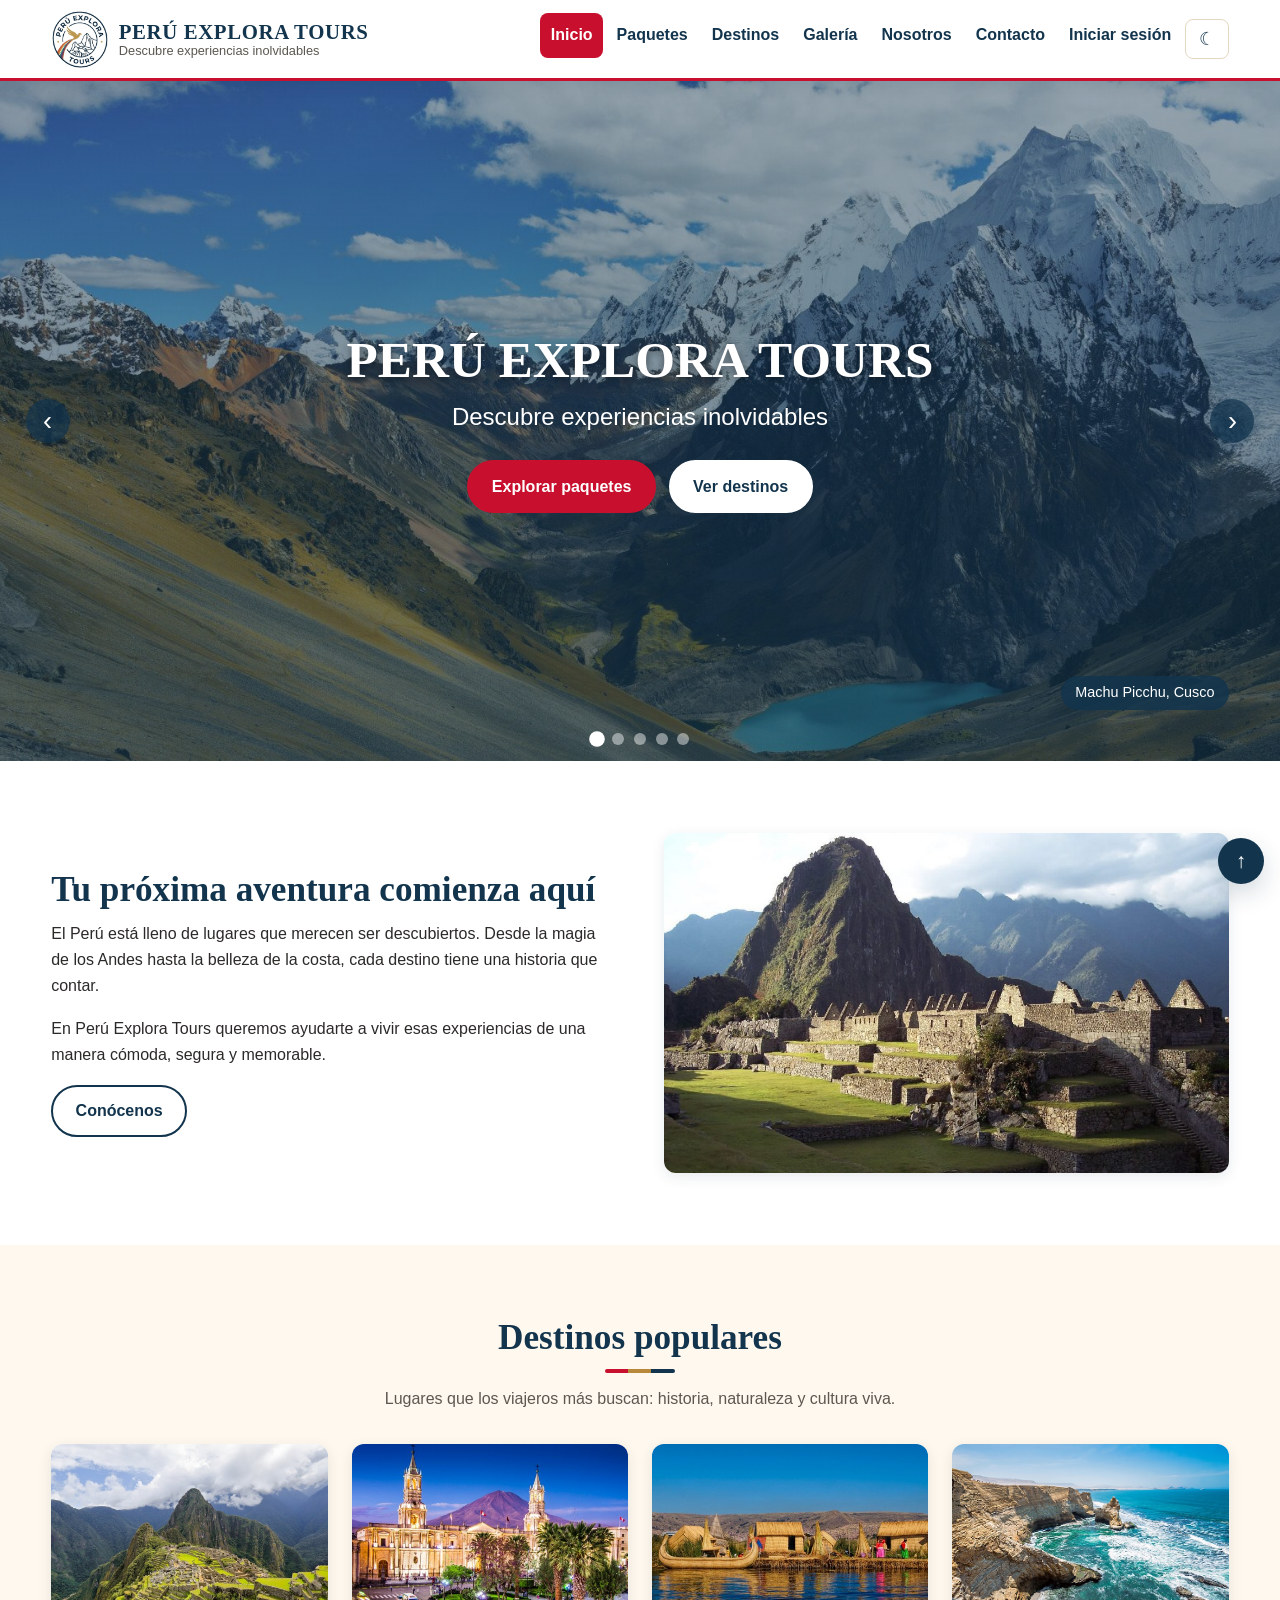
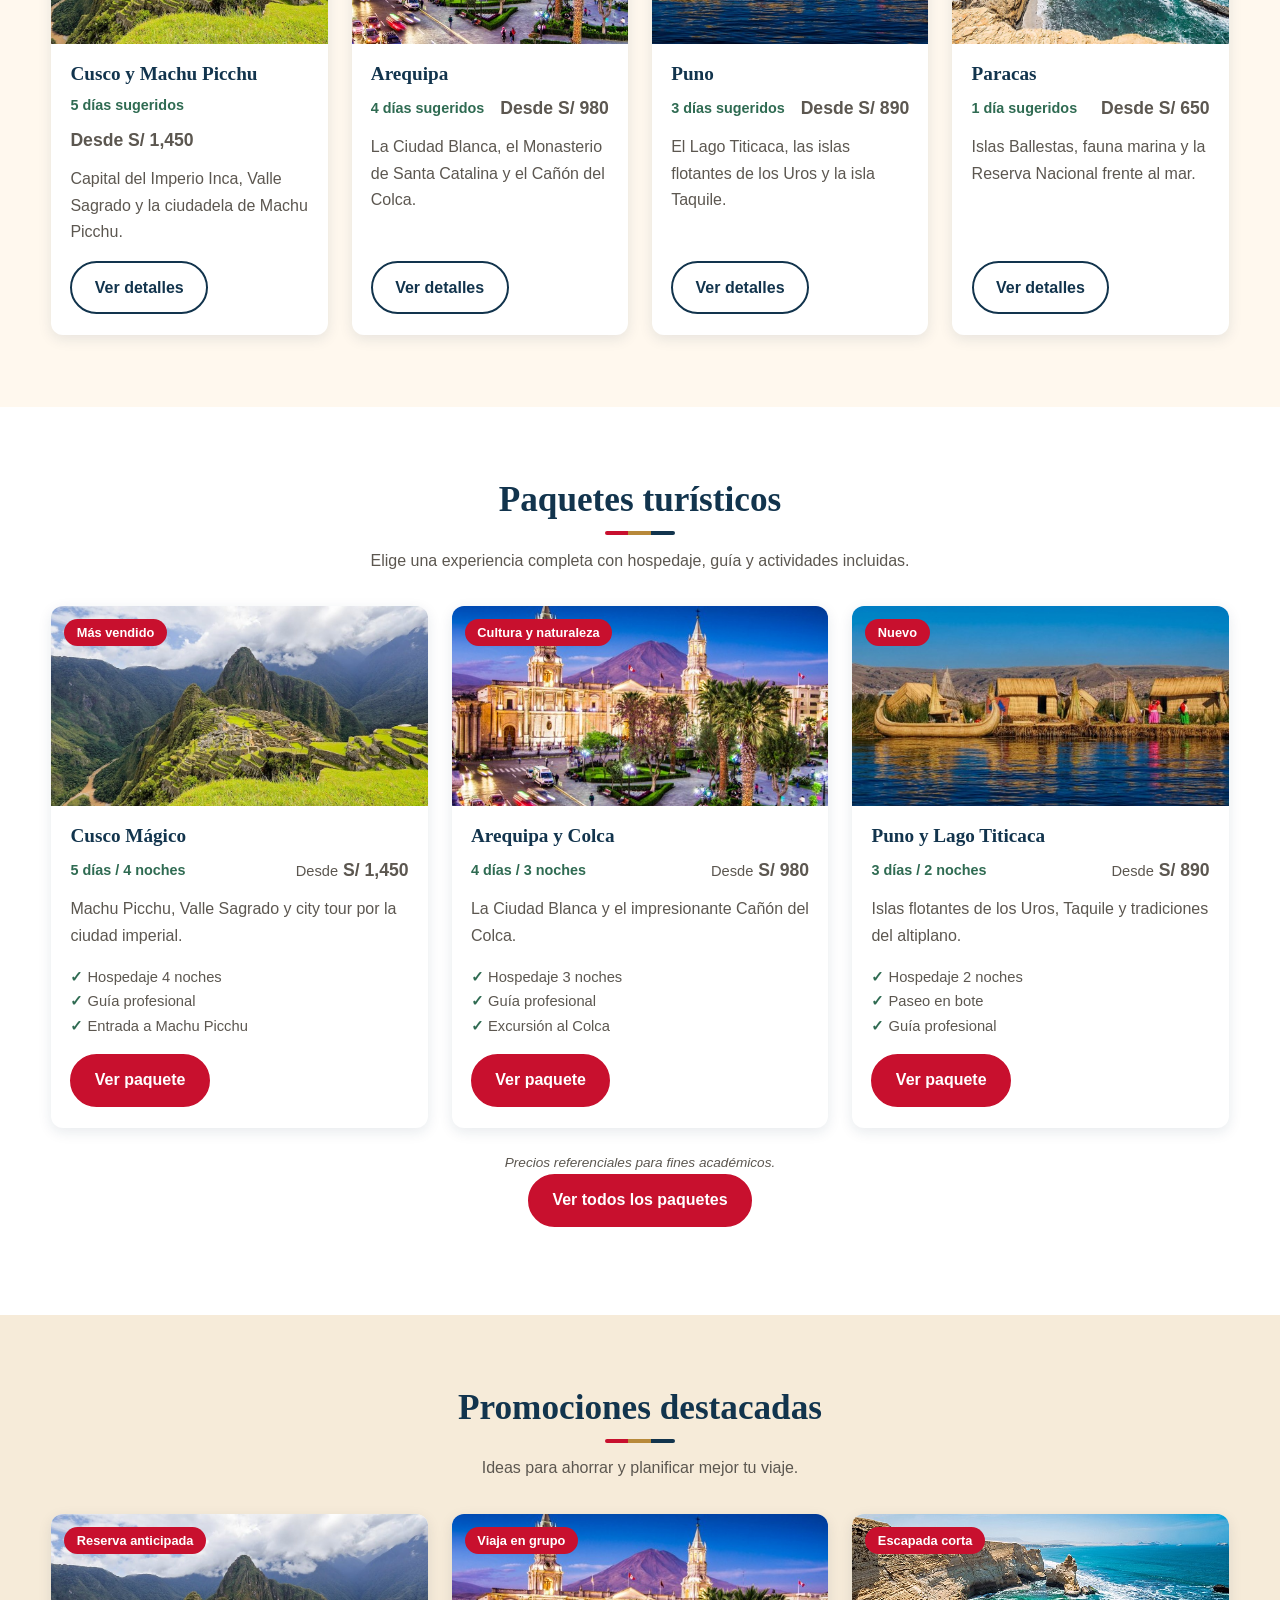
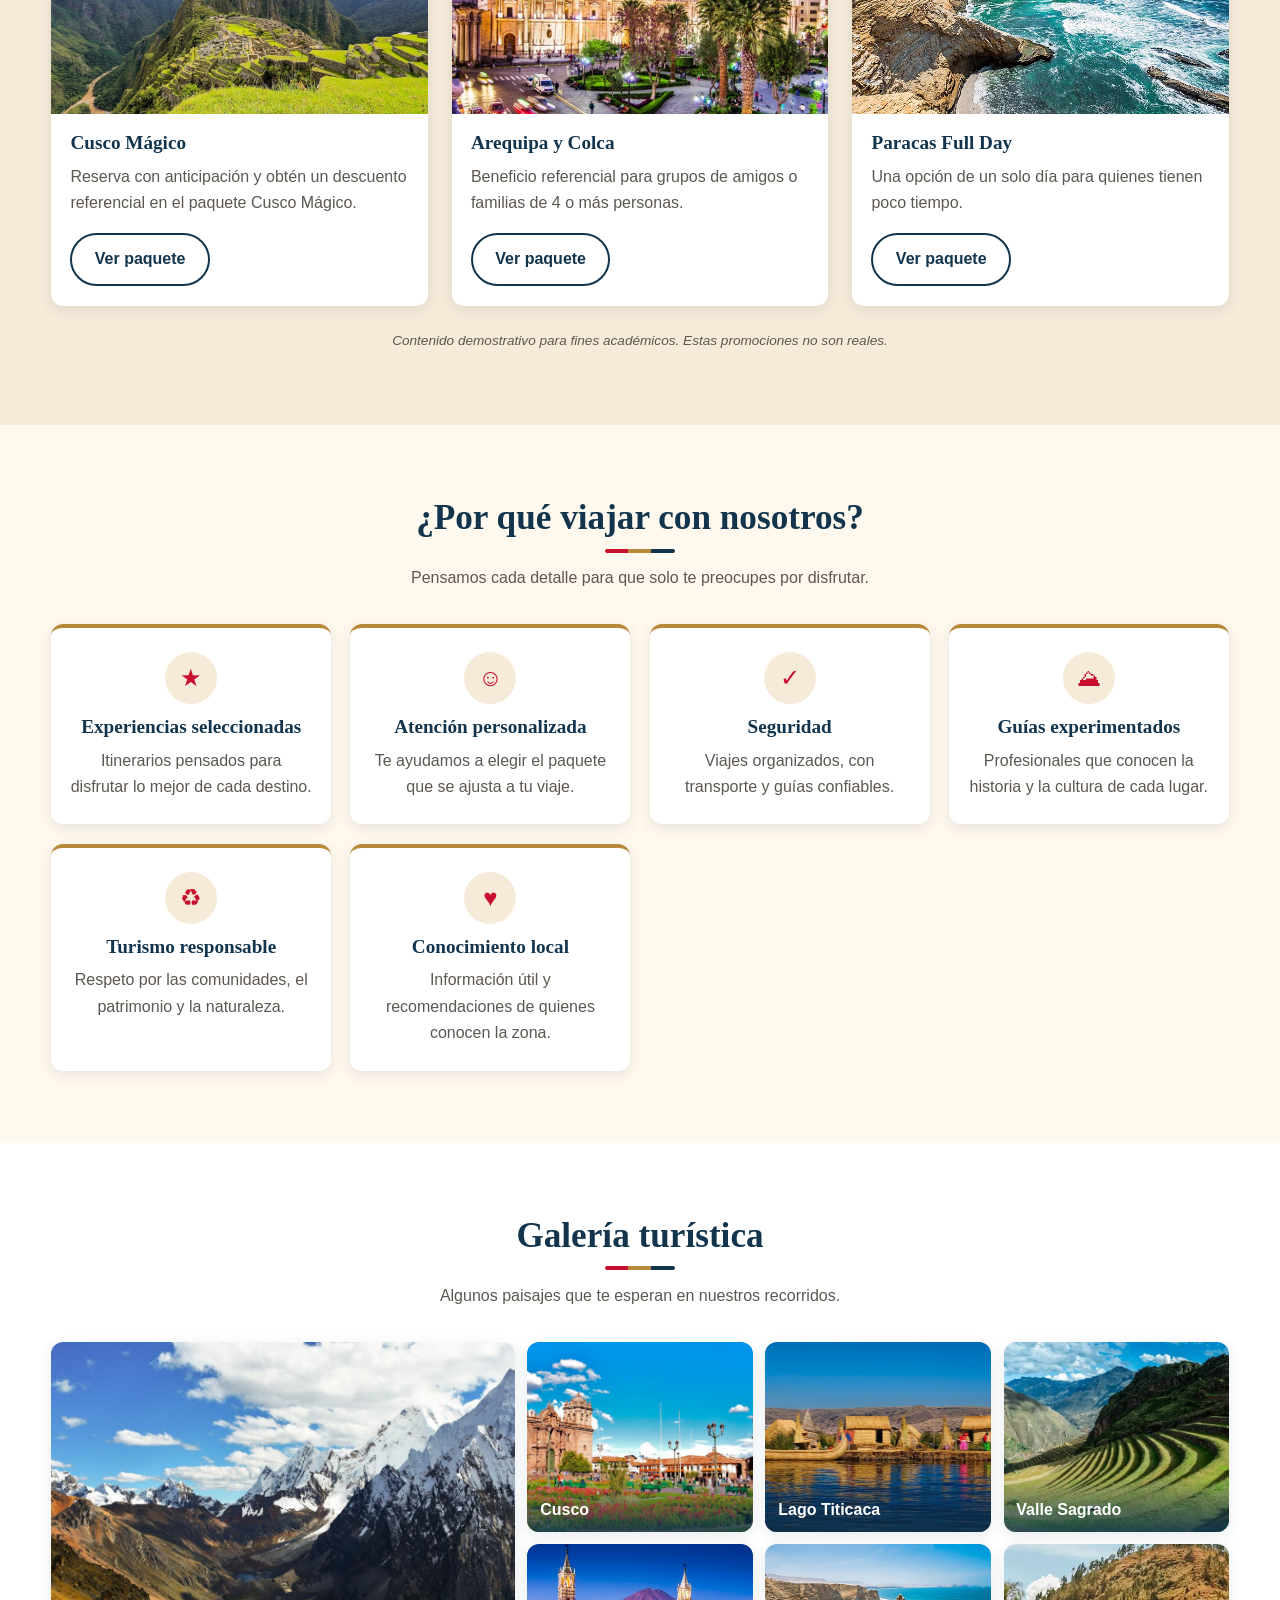
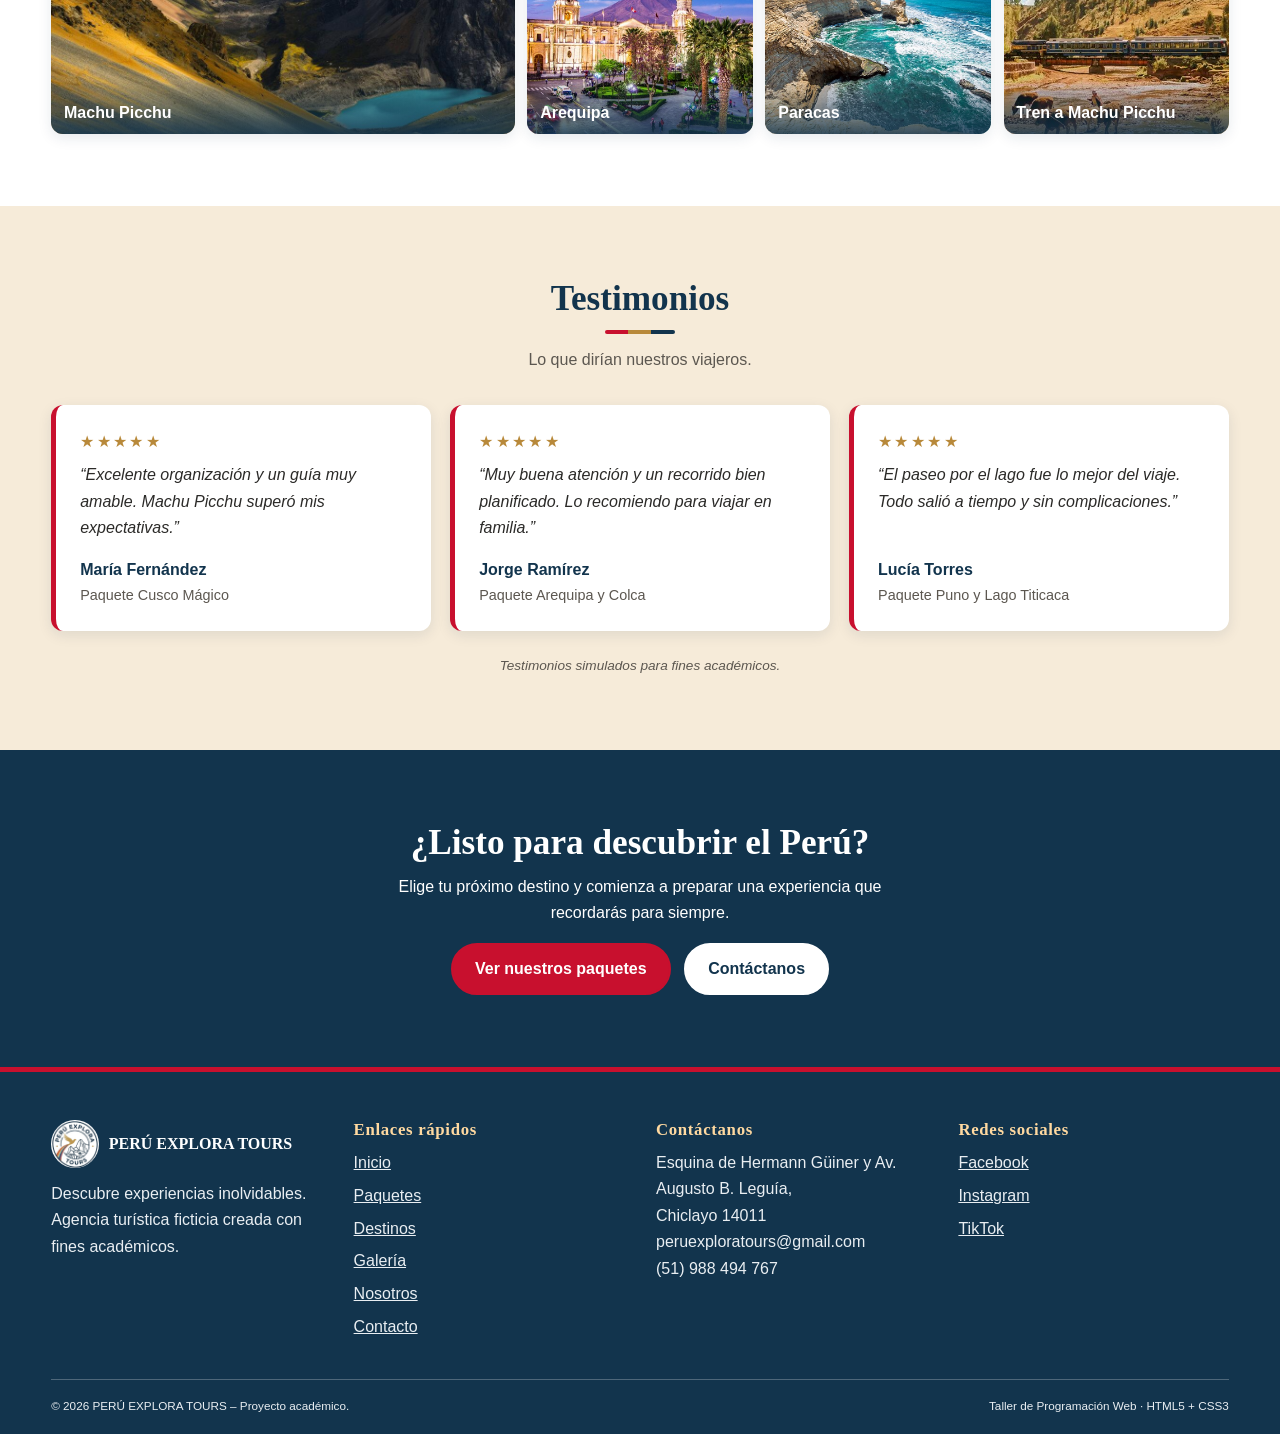
<file: index.html>
<!DOCTYPE html>
<html lang="es">
<head>
    <meta charset="UTF-8">
    <meta name="viewport" content="width=device-width, initial-scale=1.0">
    <meta name="description" content="Perú Explora Tours - Descubre experiencias inolvidables.">
    <title>Inicio | Perú Explora Tours</title>
    <link rel="stylesheet" href="css/estilos.css">
    <script src="js/sesion.js"></script>
    <script src="js/interfaz.js"></script>
    <script src="js/slider.js" defer></script>
</head>
<body>

<header class="site-header" id="inicio">
    <div class="container header-bar">

        <a class="brand" href="index.html" aria-label="Perú Explora Tours - ir al inicio">
            <img src="images/logo.jpg" alt="Logo de Perú Explora Tours" width="58" height="58">
            <span class="brand-texto">
                <span class="brand-nombre">PERÚ EXPLORA TOURS</span>
                <span class="brand-lema">Descubre experiencias inolvidables</span>
            </span>
        </a>

        <input type="checkbox" id="menu-toggle" aria-label="Mostrar u ocultar el menú">
        <label class="menu-btn" for="menu-toggle"><span></span><span class="solo-lectores">Menú</span></label>

        <nav class="main-nav" aria-label="Navegación principal">
            <ul>
                    <li><a class="activo" href="index.html" aria-current="page">Inicio</a></li>
                    <li><a href="paquetes.html">Paquetes</a></li>
                    <li><a href="destinos.html">Destinos</a></li>
                    <li><a href="galeria.html">Galería</a></li>
                    <li><a href="nosotros.html">Nosotros</a></li>
                    <li><a href="contacto.html">Contacto</a></li>
            </ul>
        </nav>

    </div>
</header>

<main>

    <section class="slider" aria-label="Destinos turísticos del Perú">
            <figure class="slide">
                <img src="images/banner-machu-picchu.jpg" alt="Vista de Machu Picchu">
                <figcaption>Machu Picchu, Cusco</figcaption>
            </figure>
            <figure class="slide">
                <img src="images/paquete-cusco.jpg" alt="Paisaje del Cusco">
                <figcaption>Cusco y el Valle Sagrado</figcaption>
            </figure>
            <figure class="slide">
                <img src="images/paquete-arequipa.jpg" alt="Paisaje de Arequipa">
                <figcaption>Arequipa y el Colca</figcaption>
            </figure>
            <figure class="slide">
                <img src="images/paquete-puno.jpg" alt="Lago Titicaca en Puno">
                <figcaption>Lago Titicaca, Puno</figcaption>
            </figure>
            <figure class="slide">
                <img src="images/paquete-paracas.jpg" alt="Costa de Paracas">
                <figcaption>Paracas, Ica</figcaption>
            </figure>
        <div class="slider-texto">
            <h1>PERÚ EXPLORA TOURS</h1>
            <p>Descubre experiencias inolvidables</p>
            <div class="grupo-botones">
                <a class="btn" href="paquetes.html">Explorar paquetes</a>
                <a class="btn btn-claro" href="destinos.html">Ver destinos</a>
            </div>
        </div>
        <div class="puntos" aria-hidden="true"><span></span><span></span><span></span><span></span><span></span></div>
    </section>

    <section class="section section-claro">
        <div class="container intro">
            <div>
                <h2>Tu próxima aventura comienza aquí</h2>
                <p>El Perú está lleno de lugares que merecen ser descubiertos. Desde la magia de los Andes hasta la belleza de la costa, cada destino tiene una historia que contar.</p>
                <p>En Perú Explora Tours queremos ayudarte a vivir esas experiencias de una manera cómoda, segura y memorable.</p>
                <a class="btn btn-borde" href="nosotros.html">Conócenos</a>
            </div>
            <img src="images/paquete-cusco-1.jpg" alt="Machu Picchu entre las montañas" loading="lazy">
        </div>
    </section>

    <section class="section" id="destinos-populares">
        <div class="container">
            <h2 class="section-title">Destinos populares</h2>
            <p class="section-sub">Lugares que los viajeros más buscan: historia, naturaleza y cultura viva.</p>
            <div class="cards">
            <article class="card">
                <div class="card-img"><img src="images/paquete-cusco.jpg" alt="Destino turístico Cusco y Machu Picchu" loading="lazy"></div>
                <div class="card-content">
                    <h3>Cusco y Machu Picchu</h3>
                    <div class="card-datos"><span class="duracion">5 días sugeridos</span><p class="precio">Desde S/ 1,450</p></div>
                    <p>Capital del Imperio Inca, Valle Sagrado y la ciudadela de Machu Picchu.</p>
                    <a class="btn btn-borde" href="destinos.html#cusco">Ver detalles</a>
                </div>
            </article>
            <article class="card">
                <div class="card-img"><img src="images/paquete-arequipa.jpg" alt="Destino turístico Arequipa" loading="lazy"></div>
                <div class="card-content">
                    <h3>Arequipa</h3>
                    <div class="card-datos"><span class="duracion">4 días sugeridos</span><p class="precio">Desde S/ 980</p></div>
                    <p>La Ciudad Blanca, el Monasterio de Santa Catalina y el Cañón del Colca.</p>
                    <a class="btn btn-borde" href="destinos.html#arequipa">Ver detalles</a>
                </div>
            </article>
            <article class="card">
                <div class="card-img"><img src="images/paquete-puno.jpg" alt="Destino turístico Puno" loading="lazy"></div>
                <div class="card-content">
                    <h3>Puno</h3>
                    <div class="card-datos"><span class="duracion">3 días sugeridos</span><p class="precio">Desde S/ 890</p></div>
                    <p>El Lago Titicaca, las islas flotantes de los Uros y la isla Taquile.</p>
                    <a class="btn btn-borde" href="destinos.html#puno">Ver detalles</a>
                </div>
            </article>
            <article class="card">
                <div class="card-img"><img src="images/paquete-paracas.jpg" alt="Destino turístico Paracas" loading="lazy"></div>
                <div class="card-content">
                    <h3>Paracas</h3>
                    <div class="card-datos"><span class="duracion">1 día sugeridos</span><p class="precio">Desde S/ 650</p></div>
                    <p>Islas Ballestas, fauna marina y la Reserva Nacional frente al mar.</p>
                    <a class="btn btn-borde" href="destinos.html#paracas">Ver detalles</a>
                </div>
            </article>
            </div>
        </div>
    </section>

    <section class="section section-claro" id="paquetes-destacados">
        <div class="container">
            <h2 class="section-title">Paquetes turísticos</h2>
            <p class="section-sub">Elige una experiencia completa con hospedaje, guía y actividades incluidas.</p>
            <div class="cards">
            <article class="card">
                <div class="card-img">
                    <img src="images/paquete-cusco.jpg" alt="Paquete turístico Cusco" loading="lazy">
                    <span class="etiqueta">Más vendido</span>
                </div>
                <div class="card-content">
                    <h3>Cusco Mágico</h3>
                    <div class="card-datos">
                        <span class="duracion">5 días / 4 noches</span>
                        <p class="precio"><small>Desde</small> S/ 1,450</p>
                    </div>
                    <p>Machu Picchu, Valle Sagrado y city tour por la ciudad imperial.</p>
                    <ul class="servicios">
                        <li>Hospedaje 4 noches</li>
                        <li>Guía profesional</li>
                        <li>Entrada a Machu Picchu</li>
                    </ul>
                    <a class="btn" href="paquete-cusco.html">Ver paquete</a>
                </div>
            </article>
            <article class="card">
                <div class="card-img">
                    <img src="images/paquete-arequipa.jpg" alt="Paquete turístico Arequipa" loading="lazy">
                    <span class="etiqueta">Cultura y naturaleza</span>
                </div>
                <div class="card-content">
                    <h3>Arequipa y Colca</h3>
                    <div class="card-datos">
                        <span class="duracion">4 días / 3 noches</span>
                        <p class="precio"><small>Desde</small> S/ 980</p>
                    </div>
                    <p>La Ciudad Blanca y el impresionante Cañón del Colca.</p>
                    <ul class="servicios">
                        <li>Hospedaje 3 noches</li>
                        <li>Guía profesional</li>
                        <li>Excursión al Colca</li>
                    </ul>
                    <a class="btn" href="paquete-arequipa.html">Ver paquete</a>
                </div>
            </article>
            <article class="card">
                <div class="card-img">
                    <img src="images/paquete-puno.jpg" alt="Paquete turístico Puno" loading="lazy">
                    <span class="etiqueta">Nuevo</span>
                </div>
                <div class="card-content">
                    <h3>Puno y Lago Titicaca</h3>
                    <div class="card-datos">
                        <span class="duracion">3 días / 2 noches</span>
                        <p class="precio"><small>Desde</small> S/ 890</p>
                    </div>
                    <p>Islas flotantes de los Uros, Taquile y tradiciones del altiplano.</p>
                    <ul class="servicios">
                        <li>Hospedaje 2 noches</li>
                        <li>Paseo en bote</li>
                        <li>Guía profesional</li>
                    </ul>
                    <a class="btn" href="paquete-puno.html">Ver paquete</a>
                </div>
            </article>
            </div>
            <p class="aviso">Precios referenciales para fines académicos.</p>
            <p class="centrado"><a class="btn" href="paquetes.html">Ver todos los paquetes</a></p>
        </div>
    </section>

    <section class="section section-crema" id="promociones">
        <div class="container">
            <h2 class="section-title">Promociones destacadas</h2>
            <p class="section-sub">Ideas para ahorrar y planificar mejor tu viaje.</p>
            <div class="cards">
            <article class="card">
                <div class="card-img"><img src="images/paquete-cusco.jpg" alt="Promoción Cusco Mágico" loading="lazy"><span class="etiqueta">Reserva anticipada</span></div>
                <div class="card-content">
                    <h3>Cusco Mágico</h3>
                    <p>Reserva con anticipación y obtén un descuento referencial en el paquete Cusco Mágico.</p>
                    <a class="btn btn-borde" href="paquete-cusco.html">Ver paquete</a>
                </div>
            </article>
            <article class="card">
                <div class="card-img"><img src="images/paquete-arequipa.jpg" alt="Promoción Arequipa y Colca" loading="lazy"><span class="etiqueta">Viaja en grupo</span></div>
                <div class="card-content">
                    <h3>Arequipa y Colca</h3>
                    <p>Beneficio referencial para grupos de amigos o familias de 4 o más personas.</p>
                    <a class="btn btn-borde" href="paquete-arequipa.html">Ver paquete</a>
                </div>
            </article>
            <article class="card">
                <div class="card-img"><img src="images/paquete-paracas.jpg" alt="Promoción Paracas Full Day" loading="lazy"><span class="etiqueta">Escapada corta</span></div>
                <div class="card-content">
                    <h3>Paracas Full Day</h3>
                    <p>Una opción de un solo día para quienes tienen poco tiempo.</p>
                    <a class="btn btn-borde" href="paquete-paracas.html">Ver paquete</a>
                </div>
            </article>
            </div>
            <p class="aviso">Contenido demostrativo para fines académicos. Estas promociones no son reales.</p>
        </div>
    </section>

    <section class="section" id="beneficios">
        <div class="container">
            <h2 class="section-title">¿Por qué viajar con nosotros?</h2>
            <p class="section-sub">Pensamos cada detalle para que solo te preocupes por disfrutar.</p>
            <div class="beneficios">
            <article class="beneficio">
                <div class="beneficio-icono" aria-hidden="true">★</div>
                <h3>Experiencias seleccionadas</h3>
                <p>Itinerarios pensados para disfrutar lo mejor de cada destino.</p>
            </article>
            <article class="beneficio">
                <div class="beneficio-icono" aria-hidden="true">☺</div>
                <h3>Atención personalizada</h3>
                <p>Te ayudamos a elegir el paquete que se ajusta a tu viaje.</p>
            </article>
            <article class="beneficio">
                <div class="beneficio-icono" aria-hidden="true">✓</div>
                <h3>Seguridad</h3>
                <p>Viajes organizados, con transporte y guías confiables.</p>
            </article>
            <article class="beneficio">
                <div class="beneficio-icono" aria-hidden="true">⛰</div>
                <h3>Guías experimentados</h3>
                <p>Profesionales que conocen la historia y la cultura de cada lugar.</p>
            </article>
            <article class="beneficio">
                <div class="beneficio-icono" aria-hidden="true">♻</div>
                <h3>Turismo responsable</h3>
                <p>Respeto por las comunidades, el patrimonio y la naturaleza.</p>
            </article>
            <article class="beneficio">
                <div class="beneficio-icono" aria-hidden="true">♥</div>
                <h3>Conocimiento local</h3>
                <p>Información útil y recomendaciones de quienes conocen la zona.</p>
            </article>
            </div>
        </div>
    </section>

    <section class="section section-claro" id="galeria">
        <div class="container">
            <h2 class="section-title">Galería turística</h2>
            <p class="section-sub">Algunos paisajes que te esperan en nuestros recorridos.</p>
            <div class="galeria">
            <figure class="grande">
                <img src="images/banner-machu-picchu.jpg" alt="Panorámica de Machu Picchu" loading="lazy">
                <figcaption>Machu Picchu</figcaption>
            </figure>
            <figure>
                <img src="images/paquete-cusco-2.jpg" alt="Calles del Cusco" loading="lazy">
                <figcaption>Cusco</figcaption>
            </figure>
            <figure>
                <img src="images/paquete-puno.jpg" alt="Lago Titicaca" loading="lazy">
                <figcaption>Lago Titicaca</figcaption>
            </figure>
            <figure>
                <img src="images/paquete-cusco-3.jpg" alt="Valle Sagrado" loading="lazy">
                <figcaption>Valle Sagrado</figcaption>
            </figure>
            <figure>
                <img src="images/paquete-arequipa.jpg" alt="Arequipa" loading="lazy">
                <figcaption>Arequipa</figcaption>
            </figure>
            <figure>
                <img src="images/paquete-paracas.jpg" alt="Costa de Paracas" loading="lazy">
                <figcaption>Paracas</figcaption>
            </figure>
            <figure>
                <img src="images/paquete-cusco-4.jpg" alt="Tren a Machu Picchu" loading="lazy">
                <figcaption>Tren a Machu Picchu</figcaption>
            </figure>
            </div>
        </div>
    </section>

    <section class="section section-crema" id="testimonios">
        <div class="container">
            <h2 class="section-title">Testimonios</h2>
            <p class="section-sub">Lo que dirían nuestros viajeros.</p>
            <div class="testimonios">
            <figure class="testimonio">
                <div>
                    <p class="estrellas" aria-label="5 estrellas">★★★★★</p>
                    <blockquote><p>“Excelente organización y un guía muy amable. Machu Picchu superó mis expectativas.”</p></blockquote>
                </div>
                <figcaption>María Fernández<span>Paquete Cusco Mágico</span></figcaption>
            </figure>
            <figure class="testimonio">
                <div>
                    <p class="estrellas" aria-label="5 estrellas">★★★★★</p>
                    <blockquote><p>“Muy buena atención y un recorrido bien planificado. Lo recomiendo para viajar en familia.”</p></blockquote>
                </div>
                <figcaption>Jorge Ramírez<span>Paquete Arequipa y Colca</span></figcaption>
            </figure>
            <figure class="testimonio">
                <div>
                    <p class="estrellas" aria-label="5 estrellas">★★★★★</p>
                    <blockquote><p>“El paseo por el lago fue lo mejor del viaje. Todo salió a tiempo y sin complicaciones.”</p></blockquote>
                </div>
                <figcaption>Lucía Torres<span>Paquete Puno y Lago Titicaca</span></figcaption>
            </figure>
            </div>
            <p class="aviso">Testimonios simulados para fines académicos.</p>
        </div>
    </section>

    <section class="section cta">
        <div class="container">
            <h2>¿Listo para descubrir el Perú?</h2>
            <p>Elige tu próximo destino y comienza a preparar una experiencia que recordarás para siempre.</p>
            <div class="grupo-botones">
                <a class="btn" href="paquetes.html">Ver nuestros paquetes</a>
                <a class="btn btn-claro" href="contacto.html">Contáctanos</a>
            </div>
        </div>
    </section>
</main>

<footer class="site-footer">
    <div class="container footer-grid">

        <div>
            <div class="footer-logo">
                <img src="images/logo.jpg" alt="Logo de Perú Explora Tours" width="48" height="48">
                <strong>PERÚ EXPLORA TOURS</strong>
            </div>
            <p>Descubre experiencias inolvidables. Agencia turística ficticia creada con fines académicos.</p>
        </div>

        <div>
            <h2>Enlaces rápidos</h2>
            <ul>
                <li><a href="index.html">Inicio</a></li>
                <li><a href="paquetes.html">Paquetes</a></li>
                <li><a href="destinos.html">Destinos</a></li>
                <li><a href="galeria.html">Galería</a></li>
                <li><a href="nosotros.html">Nosotros</a></li>
                <li><a href="contacto.html">Contacto</a></li>
            </ul>
        </div>

        <div>
            <h2>Contáctanos</h2>
            <address>
                Esquina de Hermann Güiner y Av. Augusto B. Leguía,<br>
                Chiclayo 14011<br>
                peruexploratours@gmail.com<br>
                (51) 988 494 767
            </address>
        </div>

        <div>
            <h2>Redes sociales</h2>
            <ul>
                <li><a href="https://www.facebook.com/share/1FrJDhEqK4/" target="_blank" rel="noopener noreferrer">Facebook</a></li>
                <li><a href="https://www.instagram.com/peruexploratours?avpt=MWdseGxvdG8yeDJudw==" target="_blank" rel="noopener noreferrer">Instagram</a></li>
                <li><a href="https://www.tiktok.com/@peruexploratours?is_from_webapp=1&sender_device=pc" target="_blank" rel="noopener noreferrer">TikTok</a></li>
            </ul>
        </div>

    </div>

    <div class="container copyright">
        <small>&copy; 2026 PERÚ EXPLORA TOURS &ndash; Proyecto académico.</small>
        <small>Taller de Programación Web &middot; HTML5 + CSS3</small>
    </div>
</footer>

<a class="volver-arriba" href="#inicio" aria-label="Volver arriba">&uarr;</a>

</body>
</html>
</file>
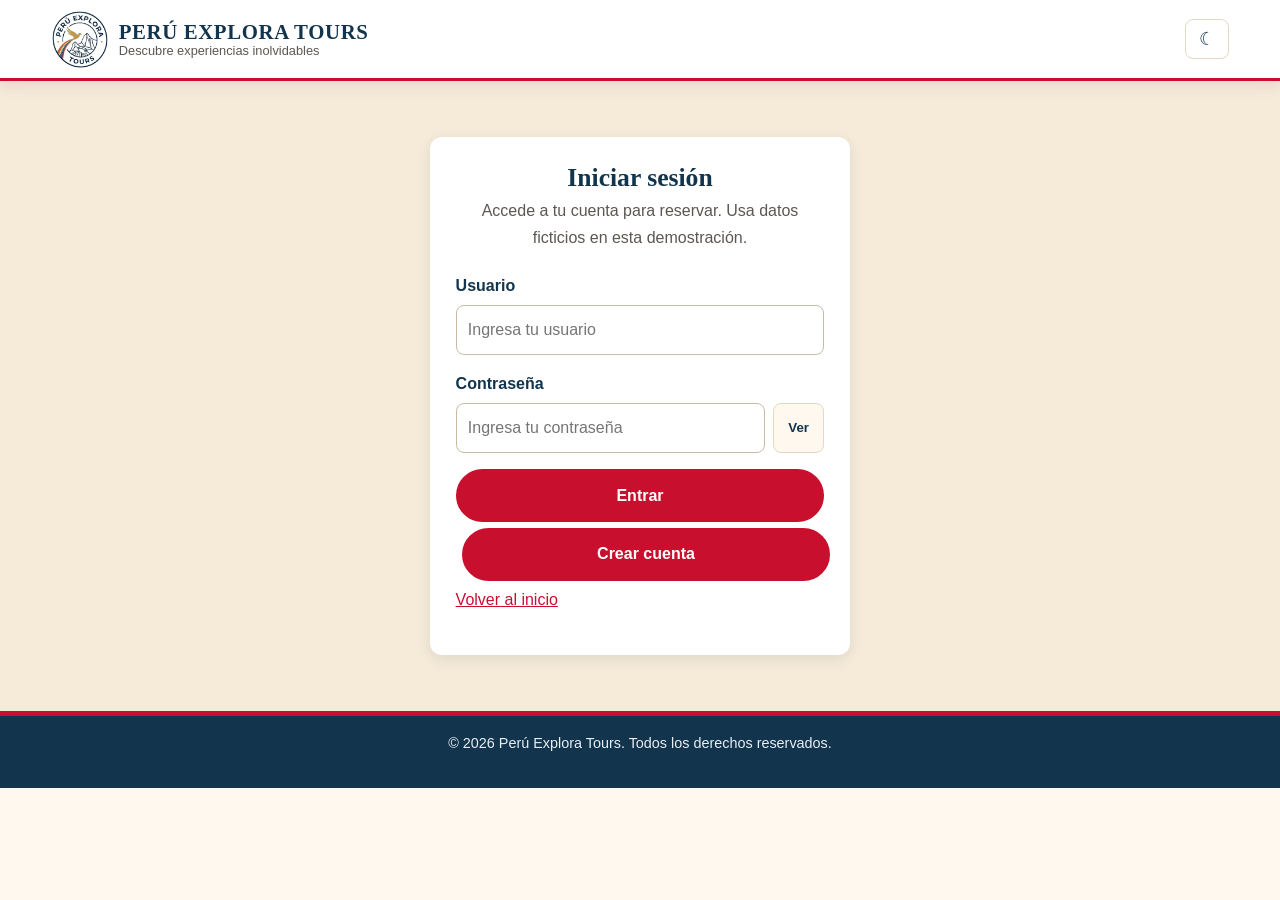
<file: admin.html>
<!DOCTYPE html>
<html lang="es">
<head>
    <meta charset="UTF-8">
    <meta name="viewport" content="width=device-width, initial-scale=1.0">
    <meta name="description" content="Perú Explora Tours - Descubre experiencias inolvidables.">
    <title>Inicio | Perú Explora Tours</title>
    <link rel="stylesheet" href="css/estilos.css">
    <script src="js/sesion.js"></script>
    <script src="js/interfaz.js"></script>
    <script src="js/boleta.js"></script><script src="js/gestion.js" defer></script>
</head>
<body>

<header class="site-header" id="inicio">
    <div class="container header-bar">

        <a class="brand" href="index.html" aria-label="Perú Explora Tours - ir al inicio">
            <img src="images/logo.jpg" alt="Logo de Perú Explora Tours" width="58" height="58">
            <span class="brand-texto">
                <span class="brand-nombre">PERÚ EXPLORA TOURS</span>
                <span class="brand-lema">Descubre experiencias inolvidables</span>
            </span>
        </a>

        <input type="checkbox" id="menu-toggle" aria-label="Mostrar u ocultar el menú">
        <label class="menu-btn" for="menu-toggle"><span></span><span class="solo-lectores">Menú</span></label>

        <nav class="main-nav" aria-label="Navegación principal">
            <ul>
                    <li><a class="activo" href="index.html" aria-current="page">Inicio</a></li>
                    <li><a href="paquetes.html">Paquetes</a></li>
                    <li><a href="destinos.html">Destinos</a></li>
                    <li><a href="galeria.html">Galería</a></li>
                    <li><a href="nosotros.html">Nosotros</a></li>
                    <li><a href="contacto.html">Contacto</a></li>
            </ul>
        </nav>

    </div>
</header><main class="container gestion"><h1>Panel administrativo</h1><p>Demostración académica · Datos locales</p><div id="gestion"></div></main></body></html>
</file>
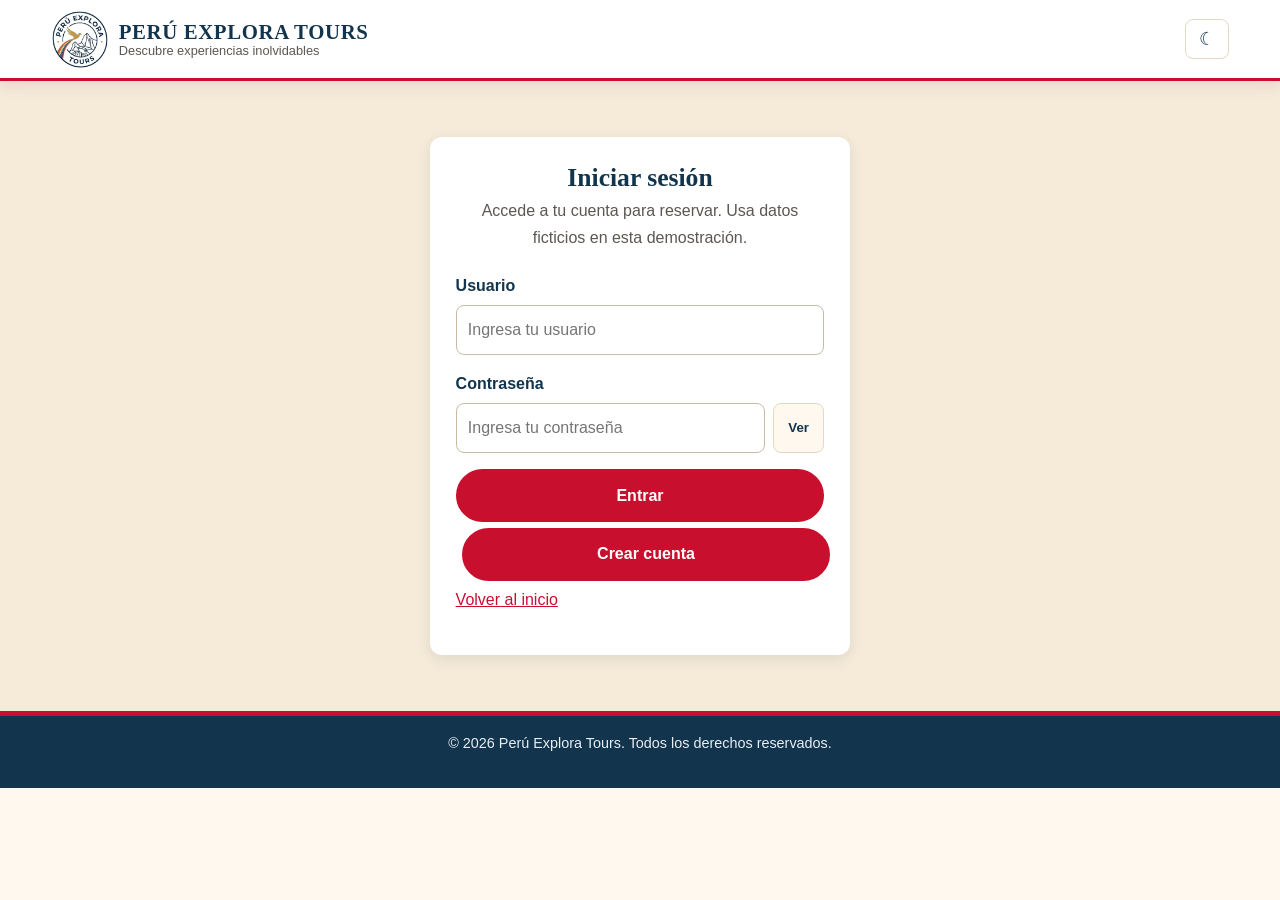
<file: compra.html>
<!DOCTYPE html>
<html lang="es">
<head>
    <meta charset="UTF-8">
    <meta name="viewport" content="width=device-width, initial-scale=1.0">
    <meta name="description" content="Simulación de compra de paquetes turísticos. Usa exclusivamente datos ficticios.">
    <title>Compra | Perú Explora Tours</title>
    <link rel="stylesheet" href="css/estilos.css">
    <script src="js/sesion.js"></script>
    <script src="js/interfaz.js"></script>
    <script src="js/boleta.js"></script>
    <script src="js/compra.js" defer></script>
</head>
<body>

<header class="site-header" id="inicio">
    <div class="container header-bar">

        <a class="brand" href="index.html" aria-label="Perú Explora Tours - ir al inicio">
            <img src="images/logo.jpg" alt="Logo de Perú Explora Tours" width="58" height="58">
            <span class="brand-texto">
                <span class="brand-nombre">PERÚ EXPLORA TOURS</span>
                <span class="brand-lema">Descubre experiencias inolvidables</span>
            </span>
        </a>

        <input type="checkbox" id="menu-toggle" aria-label="Mostrar u ocultar el menú">
        <label class="menu-btn" for="menu-toggle"><span></span><span class="solo-lectores">Menú</span></label>

        <nav class="main-nav" aria-label="Navegación principal">
            <ul>
                    <li><a href="index.html">Inicio</a></li>
                    <li><a href="paquetes.html">Paquetes</a></li>
                    <li><a href="destinos.html">Destinos</a></li>
                    <li><a href="galeria.html">Galería</a></li>
                    <li><a href="nosotros.html">Nosotros</a></li>
                    <li><a href="contacto.html">Contacto</a></li>
            </ul>
        </nav>

    </div>
</header>

<main>
    <section class="page-banner banner-cusco">
        <div class="container">
            <h1>Simulación de compra</h1>
            <p>Elige tu paquete y revisa el resumen. No se realiza ningún cobro real.</p>
        </div>
    </section>

    <section class="section">
        <div class="container compra-grid">
            <section class="form-card">
                <h2>Datos de la compra</h2>
                <p><strong>Demostración: no ingreses datos personales ni bancarios reales.</strong></p><form id="formulario-compra" action="#" method="post" novalidate>
                    <div class="form-group">
                        <label for="paquete">Paquete</label>
                        <select id="paquete" name="paquete">
                            <option value="">Selecciona un paquete</option>
                            <option value="cusco" data-precio="1450">Cusco Mágico - S/ 1,450</option>
                            <option value="arequipa" data-precio="980">Arequipa y Colca - S/ 980</option>
                            <option value="puno" data-precio="890">Puno y Lago Titicaca - S/ 890</option>
                            <option value="paracas" data-precio="650">Paracas Full Day - S/ 650</option>
                        </select>
                    </div>
                    <div class="form-group">
                        <label for="personas">Número de personas</label>
                        <input type="number" id="personas" name="personas" min="1" max="20" value="1">
                    </div>
                    <div class="form-group">
                        <label for="fecha">Fecha de viaje</label>
                        <input type="date" id="fecha" name="fecha">
                    </div>
                    <div class="form-group">
                        <label for="nombre">Nombre del titular</label>
                        <input type="text" id="nombre" name="nombre" placeholder="Nombres y apellidos">
                    </div>
                    <div class="form-group">
                        <label for="dni">DNI</label>
                        <input type="text" id="dni" name="dni" placeholder="8 dígitos" maxlength="8" inputmode="numeric">
                    </div>
                    <div class="form-group">
                        <label for="metodo">Método de pago</label>
                        <select id="metodo" name="metodo">
                            <option value="">Selecciona un método</option>
                            <option value="Tarjeta">Tarjeta de crédito o débito</option>
                            <option value="Yape">Yape</option>
                            <option value="Plin">Plin</option>
                            <option value="Transferencia">Transferencia bancaria</option>
                        </select>
                    </div>
                    <div class="pago-detalle" id="pago-tarjeta" hidden>
                        <div class="form-group">
                            <label for="tarjeta-numero">Número de tarjeta</label>
                            <input type="text" id="tarjeta-numero" inputmode="numeric" maxlength="19" placeholder="0000 0000 0000 0000" autocomplete="off">
                        </div>
                        <div class="form-group">
                            <label for="tarjeta-titular">Nombre en la tarjeta</label>
                            <input type="text" id="tarjeta-titular" maxlength="40" placeholder="Como aparece en la tarjeta" autocomplete="off">
                        </div>
                        <div class="pago-fila">
                            <div class="form-group">
                                <label for="tarjeta-vence">Vencimiento</label>
                                <input type="text" id="tarjeta-vence" inputmode="numeric" maxlength="5" placeholder="MM/AA" autocomplete="off">
                            </div>
                            <div class="form-group">
                                <label for="tarjeta-cvv">CVV</label>
                                <input type="password" id="tarjeta-cvv" inputmode="numeric" maxlength="4" placeholder="123" autocomplete="off">
                            </div>
                        </div>
                    </div>
                    <div class="pago-detalle" id="pago-billetera" hidden>
                        <div class="form-group">
                            <label for="billetera-celular" id="etiqueta-celular">Número de celular</label>
                            <input type="text" id="billetera-celular" inputmode="numeric" maxlength="9" placeholder="9XXXXXXXX" autocomplete="off">
                        </div>
                        <div class="form-group">
                            <label for="billetera-codigo">Código de aprobación (6 dígitos)</label>
                            <input type="text" id="billetera-codigo" inputmode="numeric" maxlength="6" placeholder="123456" autocomplete="off">
                        </div>
                    </div>
                    <div class="pago-detalle" id="pago-transferencia" hidden>
                        <div class="form-group">
                            <label for="transferencia-banco">Banco de origen</label>
                            <select id="transferencia-banco">
                                <option value="">Selecciona un banco</option>
                                <option value="BCP">BCP</option>
                                <option value="BBVA">BBVA</option>
                                <option value="Interbank">Interbank</option>
                                <option value="Scotiabank">Scotiabank</option>
                            </select>
                        </div>
                        <div class="form-group">
                            <label for="transferencia-operacion">Número de operación</label>
                            <input type="text" id="transferencia-operacion" inputmode="numeric" maxlength="12" placeholder="Entre 8 y 12 dígitos" autocomplete="off">
                        </div>
                    </div>
                    <div class="form-check">
                        <input type="checkbox" id="terminos" name="terminos">
                        <label for="terminos">Acepto los términos y condiciones de la simulación.</label>
                    </div>
                    <button class="btn" type="submit">Confirmar compra</button>
                </form>
            </section>

            <aside class="form-card resumen-compra" aria-live="polite">
                <h2>Resumen</h2>
                <dl>
                    <div class="fila"><dt>Paquete</dt><dd id="r-paquete">-</dd></div>
                    <div class="fila"><dt>Precio por persona</dt><dd id="r-precio">S/ 0.00</dd></div>
                    <div class="fila"><dt>Personas</dt><dd id="r-personas">1</dd></div>
                    <div class="fila"><dt>Subtotal</dt><dd id="r-subtotal">S/ 0.00</dd></div>
                    <div class="fila"><dt>Descuento grupal (10% desde 5 personas)</dt><dd id="r-descuento">- S/ 0.00</dd></div>
                    <div class="fila"><dt>IGV incluido (18%)</dt><dd id="r-igv">S/ 0.00</dd></div>
                    <div class="fila total"><dt>Total</dt><dd id="r-total">S/ 0.00</dd></div>
                </dl>
            </aside>
        </div>
    </section>
</main>

<footer class="site-footer">
    <div class="container footer-grid">

        <div>
            <div class="footer-logo">
                <img src="images/logo.jpg" alt="Logo de Perú Explora Tours" width="48" height="48">
                <strong>PERÚ EXPLORA TOURS</strong>
            </div>
            <p>Descubre experiencias inolvidables. Agencia turística ficticia creada con fines académicos.</p>
        </div>

        <div>
            <h2>Enlaces rápidos</h2>
            <ul>
                <li><a href="index.html">Inicio</a></li>
                <li><a href="paquetes.html">Paquetes</a></li>
                <li><a href="destinos.html">Destinos</a></li>
                <li><a href="galeria.html">Galería</a></li>
                <li><a href="nosotros.html">Nosotros</a></li>
                <li><a href="contacto.html">Contacto</a></li>
            </ul>
        </div>

        <div>
            <h2>Contáctanos</h2>
            <address>
                Esquina de Hermann Güiner y Av. Augusto B. Leguía,<br>
                Chiclayo 14011<br>
                peruexploratours@gmail.com<br>
                (51) 988 494 767
            </address>
        </div>

        <div>
            <h2>Redes sociales</h2>
            <ul>
                <li><a href="https://www.facebook.com/share/1FrJDhEqK4/" target="_blank" rel="noopener noreferrer">Facebook</a></li>
                <li><a href="https://www.instagram.com/peruexploratours?avpt=MWdseGxvdG8yeDJudw==" target="_blank" rel="noopener noreferrer">Instagram</a></li>
                <li><a href="https://www.tiktok.com/@peruexploratours?is_from_webapp=1&sender_device=pc" target="_blank" rel="noopener noreferrer">TikTok</a></li>
            </ul>
        </div>

    </div>

    <div class="container copyright">
        <small>&copy; 2026 PERÚ EXPLORA TOURS &ndash; Proyecto académico.</small>
        <small>Taller de Programación Web &middot; HTML5 + CSS3</small>
    </div>
</footer>

<a class="volver-arriba" href="#inicio" aria-label="Volver arriba">&uarr;</a>

</body>
</html>
</file>
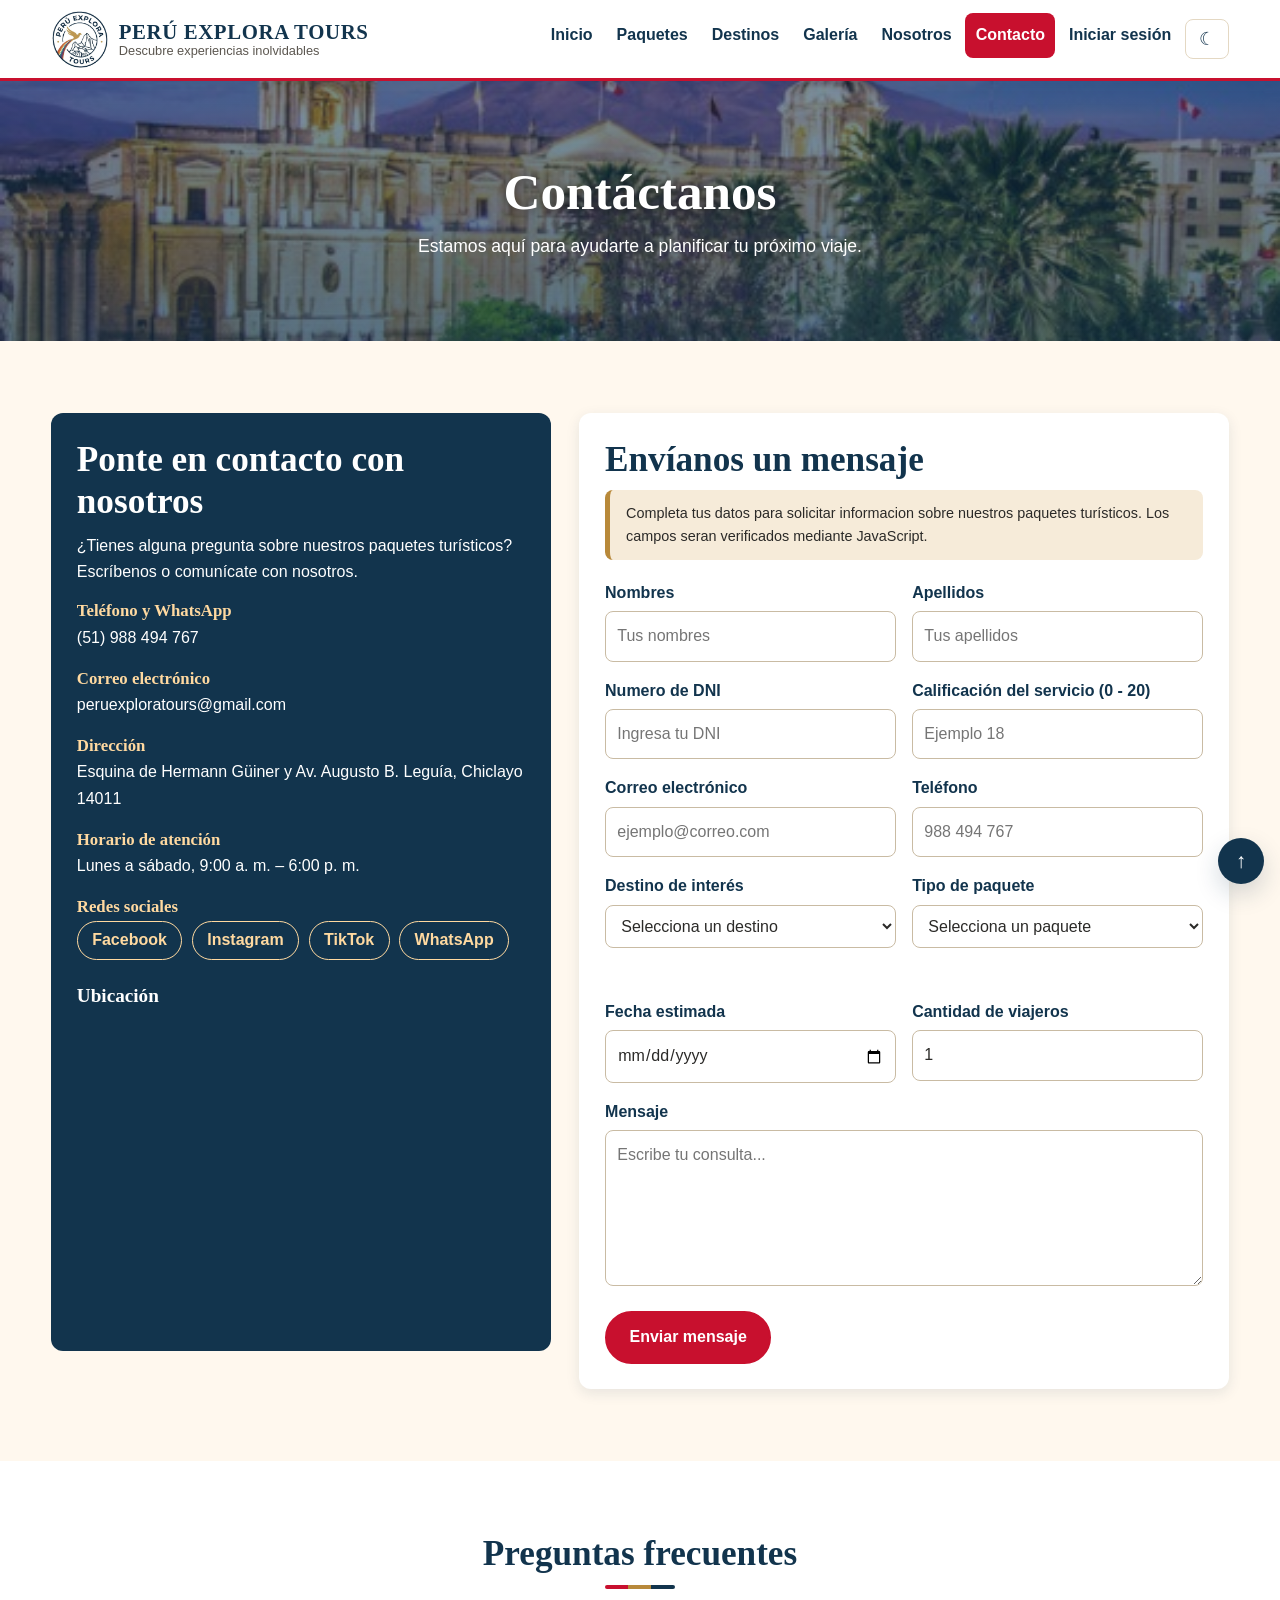
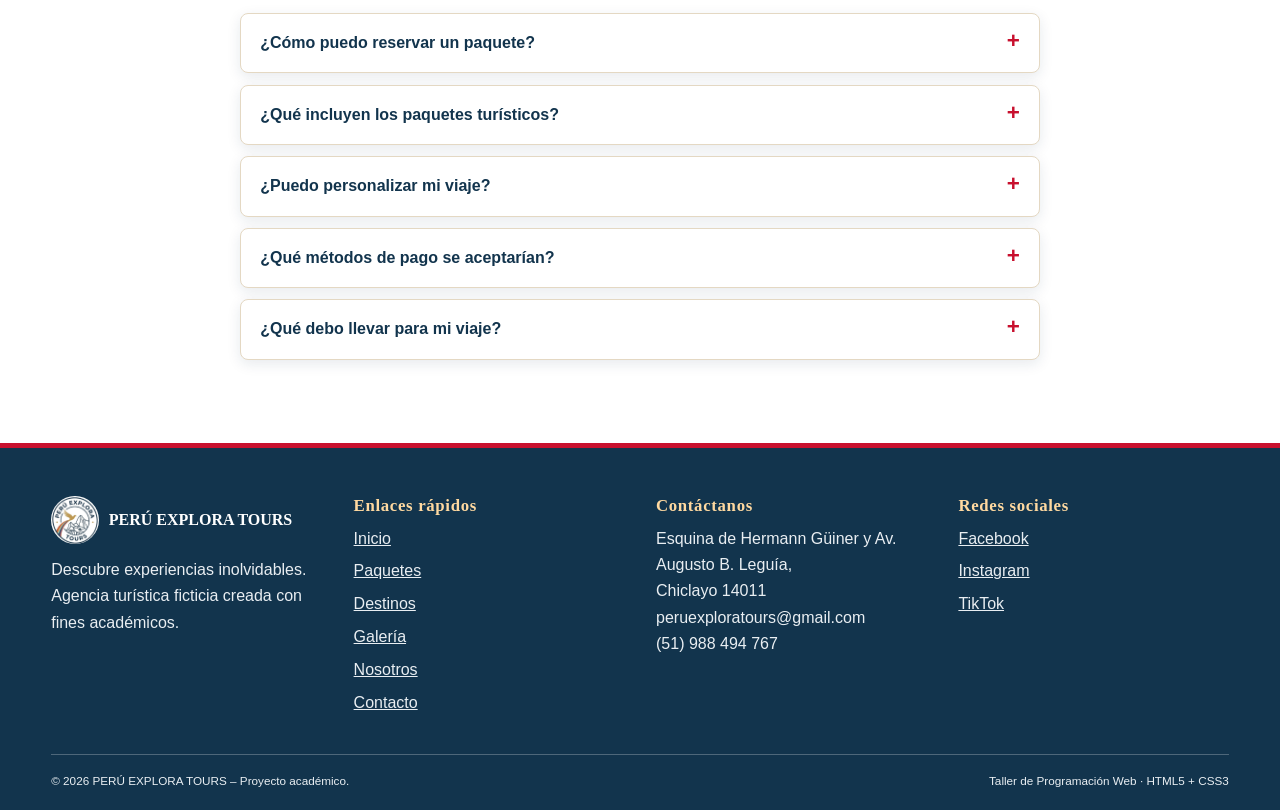
<file: contacto.html>
<!DOCTYPE html>
<html lang="es">
<head>
    <meta charset="UTF-8">
    <meta name="viewport" content="width=device-width, initial-scale=1.0">
    <meta name="description" content="Perú Explora Tours - Descubre experiencias inolvidables. Proyecto académico.">
    <title>Contacto | Perú Explora Tours</title>
    <link rel="stylesheet" href="css/estilos.css">
    <script src="js/sesion.js"></script>
    <script src="js/interfaz.js"></script>
    <script src="js/validaciones.js" defer></script>
</head>
<body>

<header class="site-header" id="inicio">
    <div class="container header-bar">

        <a class="brand" href="index.html" aria-label="Perú Explora Tours - ir al inicio">
            <img src="images/logo.jpg" alt="Logo de Perú Explora Tours" width="58" height="58">
            <span class="brand-texto">
                <span class="brand-nombre">PERÚ EXPLORA TOURS</span>
                <span class="brand-lema">Descubre experiencias inolvidables</span>
            </span>
        </a>

        <input type="checkbox" id="menu-toggle" aria-label="Mostrar u ocultar el menú">
        <label class="menu-btn" for="menu-toggle"><span></span><span class="solo-lectores">Menú</span></label>

        <nav class="main-nav" aria-label="Navegación principal">
            <ul>
                    <li><a href="index.html">Inicio</a></li>
                    <li><a href="paquetes.html">Paquetes</a></li>
                    <li><a href="destinos.html">Destinos</a></li>
                    <li><a href="galeria.html">Galería</a></li>
                    <li><a href="nosotros.html">Nosotros</a></li>
                    <li><a class="activo" href="contacto.html" aria-current="page">Contacto</a></li>
            </ul>
        </nav>

    </div>
</header>

<main>
    <section class="page-banner banner-arequipa">
        <div class="container">
            <h1>Contáctanos</h1>
            <p>Estamos aquí para ayudarte a planificar tu próximo viaje.</p>
        </div>
    </section>

    <section class="section">
        <div class="container contacto-layout">

            <section class="contacto-info">
                <h2>Ponte en contacto con nosotros</h2>
                <p>¿Tienes alguna pregunta sobre nuestros paquetes turísticos? Escríbenos o comunícate con nosotros.</p>

                <div class="contacto-item"><h3>Teléfono y WhatsApp</h3><p>(51) 988 494 767</p></div>
                <div class="contacto-item"><h3>Correo electrónico</h3><p>peruexploratours@gmail.com</p></div>
                <div class="contacto-item"><h3>Dirección</h3><p>Esquina de Hermann Güiner y Av. Augusto B. Leguía, Chiclayo 14011</p></div>
                <div class="contacto-item"><h3>Horario de atención</h3><p>Lunes a sábado, 9:00 a. m. &ndash; 6:00 p. m.</p></div>

                <div class="contacto-item">
                    <h3>Redes sociales</h3>
                    <ul class="redes">
                        <li><a href="https://www.facebook.com/share/1FrJDhEqK4/" target="_blank" rel="noopener noreferrer">Facebook</a></li>
                        <li><a href="https://www.instagram.com/peruexploratours?avpt=MWdseGxvdG8yeDJudw==" target="_blank" rel="noopener noreferrer">Instagram</a></li>
                        <li><a href="https://www.tiktok.com/@peruexploratours?is_from_webapp=1&sender_device=pc" target="_blank" rel="noopener noreferrer">TikTok</a></li>
                        <li><a href="https://wa.me/51988494767" target="_blank" rel="noopener noreferrer">WhatsApp</a></li>
                    </ul>
                </div>

                <div class="mapa">
                    <h3>Ubicación</h3>
                    <iframe title="Mapa de ubicación de Perú Explora Tours en Chiclayo"
                            src="https://www.google.com/maps/embed?pb=!1m18!1m12!1m3!1d3962.0534744143056!2d-79.86591922546128!3d-6.7633346661359335!2m3!1f0!2f0!3f0!3m2!1i1024!2i768!4f13.1!3m3!1m2!1s0x904ceee4d53c16e7%3A0x421be55c99eef623!2sUniversidad%20Tecnol%C3%B3gica%20del%20Per%C3%BA!5e0!3m2!1ses!2spe!4v1791649291071!5m2!1ses!2spe"
                            allowfullscreen loading="lazy" referrerpolicy="strict-origin-when-cross-origin"></iframe>
                </div>
            </section>

            <section class="form-card">
                <h2>Envíanos un mensaje</h2>
                <p class="form-demo">Completa tus datos para solicitar informacion sobre nuestros paquetes turísticos. Los campos seran verificados mediante JavaScript.</p>
                <form action="#" method="post" id="formulario-contacto">
                    <div class="form-grid">
                        <div class="form-group">
                            <label for="nombres">Nombres</label>
                            <input type="text" id="nombres" name="nombres" placeholder="Tus nombres" required>
                        </div>
                        <div class="form-group">
                            <label for="apellidos">Apellidos</label>
                            <input type="text" id="apellidos" name="apellidos" placeholder="Tus apellidos" required>
                        </div>
                        <div class="form-group">
                            <label for="dni">Numero de DNI</label>
                            <input type="text" id="dni" name="dni" placeholder="Ingresa tu DNI" maxlength="8" inputmode="numeric" required>
                        </div>
                        <div class="form-group">
                        <label for="puntuacion">Calificación del servicio (0 - 20)</label>
                        <input type="text" id="puntuacion" name="puntuacion" placeholder="Ejemplo 18" required>
                        </div>
                        <div class="form-group">
                            <label for="correo">Correo electrónico</label>
                            <input type="email" id="correo" name="correo" placeholder="ejemplo@correo.com" required>
                        </div>
                        <div class="form-group">
                            <label for="telefono">Teléfono</label>
                            <input type="tel" id="telefono" name="telefono" placeholder="988 494 767">
                        </div>
                        <div class="form-group">
                        <label for="destino">Destino de interés</label>
                        <select id="destino" name="destino" required onchange="mostrarRecomendacion()">
                        <option value="">Selecciona un destino</option>
                        <option value="Cusco y Machu Picchu">Cusco y Machu Picchu</option>
                        <option value="Arequipa y Colca">Arequipa y Colca</option>
                        <option value="Puno y Lago Titicaca">Puno y Lago Titicaca</option>
                        <option value="Paracas">Paracas</option>
                        </select>
                        <p id="recomendacion-destino" class="calc-recomendacion"></p>
                        </div>
                        <div class="form-group">
                            <label for="tipo">Tipo de paquete</label>
                            <select id="tipo" name="tipo"><option value="">Selecciona un paquete</option><option value="Cusco Mágico">Cusco Mágico</option><option value="Arequipa y Colca">Arequipa y Colca</option><option value="Puno y Lago Titicaca">Puno y Lago Titicaca</option><option value="Paracas Full Day">Paracas Full Day</option><option value="Personalizado">Viaje personalizado</option></select>
                        </div>
                        <div class="form-group">
                            <label for="fecha">Fecha estimada</label>
                            <input type="date" id="fecha" name="fecha">
                        </div>
                        <div class="form-group">
                            <label for="viajeros">Cantidad de viajeros</label>
                            <input type="number" id="viajeros" name="viajeros" min="1" max="30" value="1" required>
                        </div>
                        <div class="form-group completo">
                            <label for="mensaje">Mensaje</label>
                            <textarea id="mensaje" name="mensaje" rows="5" placeholder="Escribe tu consulta..." required></textarea>
                        </div>
                    </div>
                    <button type="submit" class="btn">Enviar mensaje</button>
                </form>
            </section>

        </div>
    </section>

    <section class="section section-claro">
        <div class="container">
            <h2 class="section-title">Preguntas frecuentes</h2>
            <div class="faq separado">
            <details>
                <summary>¿Cómo puedo reservar un paquete?</summary>
                <p>Revisa la página de cada paquete y completa el formulario de solicitud. En este proyecto académico el formulario es demostrativo, por lo que no envía información real.</p>
            </details>
            <details>
                <summary>¿Qué incluyen los paquetes turísticos?</summary>
                <p>Cada paquete detalla en su página qué servicios incluye (por ejemplo transporte, hospedaje, guía y entradas) y cuáles no.</p>
            </details>
            <details>
                <summary>¿Puedo personalizar mi viaje?</summary>
                <p>Sí. Puedes escribirnos para consultar opciones según tus fechas, intereses y número de viajeros.</p>
            </details>
            <details>
                <summary>¿Qué métodos de pago se aceptarían?</summary>
                <p>Como la agencia es ficticia, no se realizan pagos. En una agencia real se podrían aceptar tarjeta, transferencia o efectivo.</p>
            </details>
            <details>
                <summary>¿Qué debo llevar para mi viaje?</summary>
                <p>Documento de identidad o pasaporte, ropa cómoda y abrigadora según el destino, protector solar, calzado adecuado y agua.</p>
            </details>
            </div>
        </div>
    </section>
</main>

<footer class="site-footer">
    <div class="container footer-grid">

        <div>
            <div class="footer-logo">
                <img src="images/logo.jpg" alt="Logo de Perú Explora Tours" width="48" height="48">
                <strong>PERÚ EXPLORA TOURS</strong>
            </div>
            <p>Descubre experiencias inolvidables. Agencia turística ficticia creada con fines académicos.</p>
        </div>

        <div>
            <h2>Enlaces rápidos</h2>
            <ul>
                <li><a href="index.html">Inicio</a></li>
                <li><a href="paquetes.html">Paquetes</a></li>
                <li><a href="destinos.html">Destinos</a></li>
                <li><a href="galeria.html">Galería</a></li>
                <li><a href="nosotros.html">Nosotros</a></li>
                <li><a href="contacto.html">Contacto</a></li>
            </ul>
        </div>

        <div>
            <h2>Contáctanos</h2>
            <address>
                Esquina de Hermann Güiner y Av. Augusto B. Leguía,<br>
                Chiclayo 14011<br>
                peruexploratours@gmail.com<br>
                (51) 988 494 767
            </address>
        </div>

        <div>
            <h2>Redes sociales</h2>
            <ul>
                <li><a href="https://www.facebook.com/share/1FrJDhEqK4/" target="_blank" rel="noopener noreferrer">Facebook</a></li>
                <li><a href="https://www.instagram.com/peruexploratours?avpt=MWdseGxvdG8yeDJudw==" target="_blank" rel="noopener noreferrer">Instagram</a></li>
                <li><a href="https://www.tiktok.com/@peruexploratours?is_from_webapp=1&sender_device=pc" target="_blank" rel="noopener noreferrer">TikTok</a></li>
            </ul>
        </div>

    </div>

    <div class="container copyright">
        <small>&copy; 2026 PERÚ EXPLORA TOURS &ndash; Proyecto académico.</small>
        <small>Taller de Programación Web &middot; HTML5 + CSS3</small>
    </div>
</footer>

<a class="volver-arriba" href="#inicio" aria-label="Volver arriba">&uarr;</a>

</body>
</html>
</file>
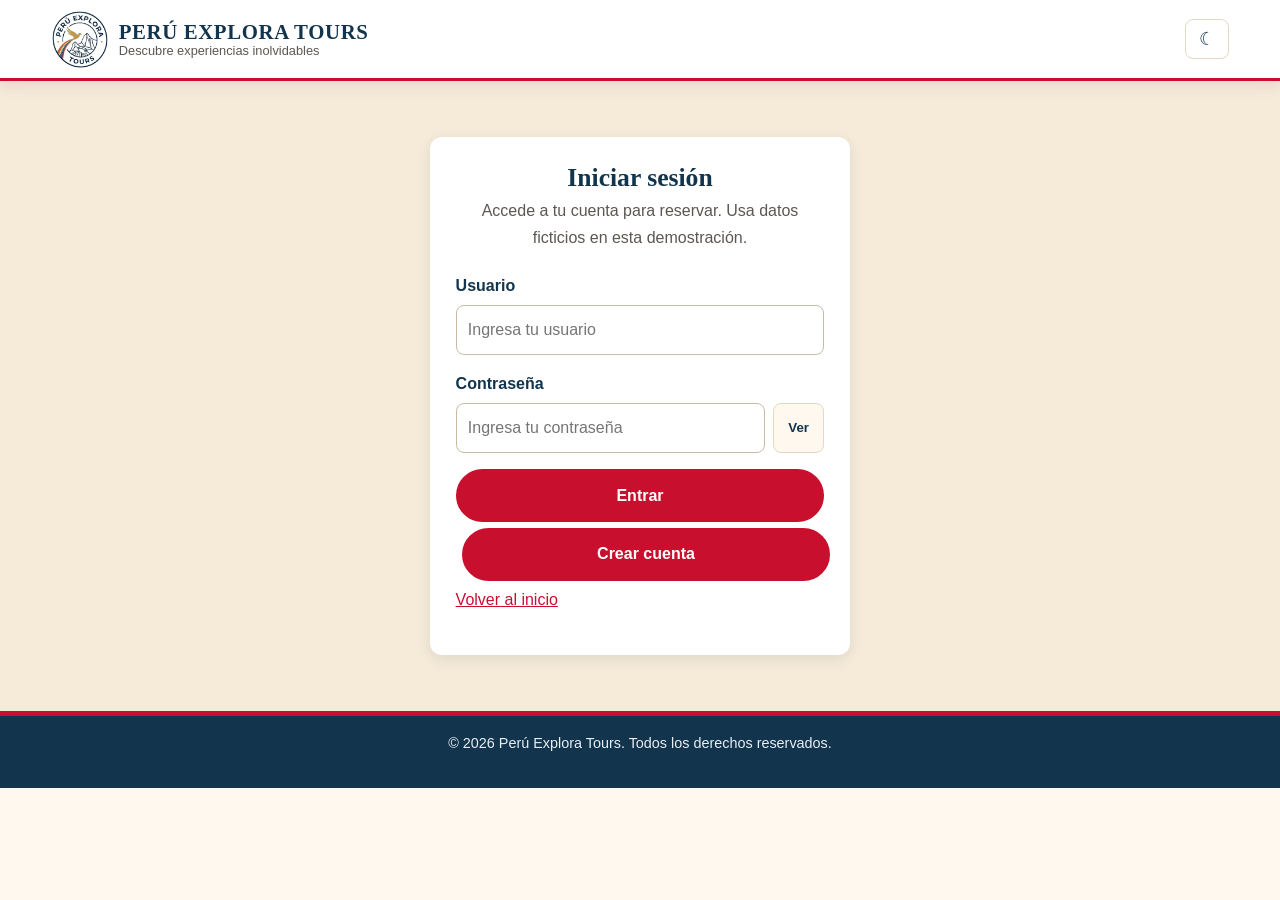
<file: cuenta.html>
<!DOCTYPE html>
<html lang="es">
<head>
    <meta charset="UTF-8">
    <meta name="viewport" content="width=device-width, initial-scale=1.0">
    <meta name="description" content="Perú Explora Tours - Descubre experiencias inolvidables.">
    <title>Inicio | Perú Explora Tours</title>
    <link rel="stylesheet" href="css/estilos.css">
    <script src="js/sesion.js"></script>
    <script src="js/interfaz.js"></script>
    <script src="js/boleta.js"></script><script src="js/gestion.js" defer></script>
</head>
<body>

<header class="site-header" id="inicio">
    <div class="container header-bar">

        <a class="brand" href="index.html" aria-label="Perú Explora Tours - ir al inicio">
            <img src="images/logo.jpg" alt="Logo de Perú Explora Tours" width="58" height="58">
            <span class="brand-texto">
                <span class="brand-nombre">PERÚ EXPLORA TOURS</span>
                <span class="brand-lema">Descubre experiencias inolvidables</span>
            </span>
        </a>

        <input type="checkbox" id="menu-toggle" aria-label="Mostrar u ocultar el menú">
        <label class="menu-btn" for="menu-toggle"><span></span><span class="solo-lectores">Menú</span></label>

        <nav class="main-nav" aria-label="Navegación principal">
            <ul>
                    <li><a class="activo" href="index.html" aria-current="page">Inicio</a></li>
                    <li><a href="paquetes.html">Paquetes</a></li>
                    <li><a href="destinos.html">Destinos</a></li>
                    <li><a href="galeria.html">Galería</a></li>
                    <li><a href="nosotros.html">Nosotros</a></li>
                    <li><a href="contacto.html">Contacto</a></li>
            </ul>
        </nav>

    </div>
</header><main class="container gestion"><h1>Mi cuenta</h1><p>Demostración académica · Datos locales</p><div id="gestion"></div></main></body></html>
</file>
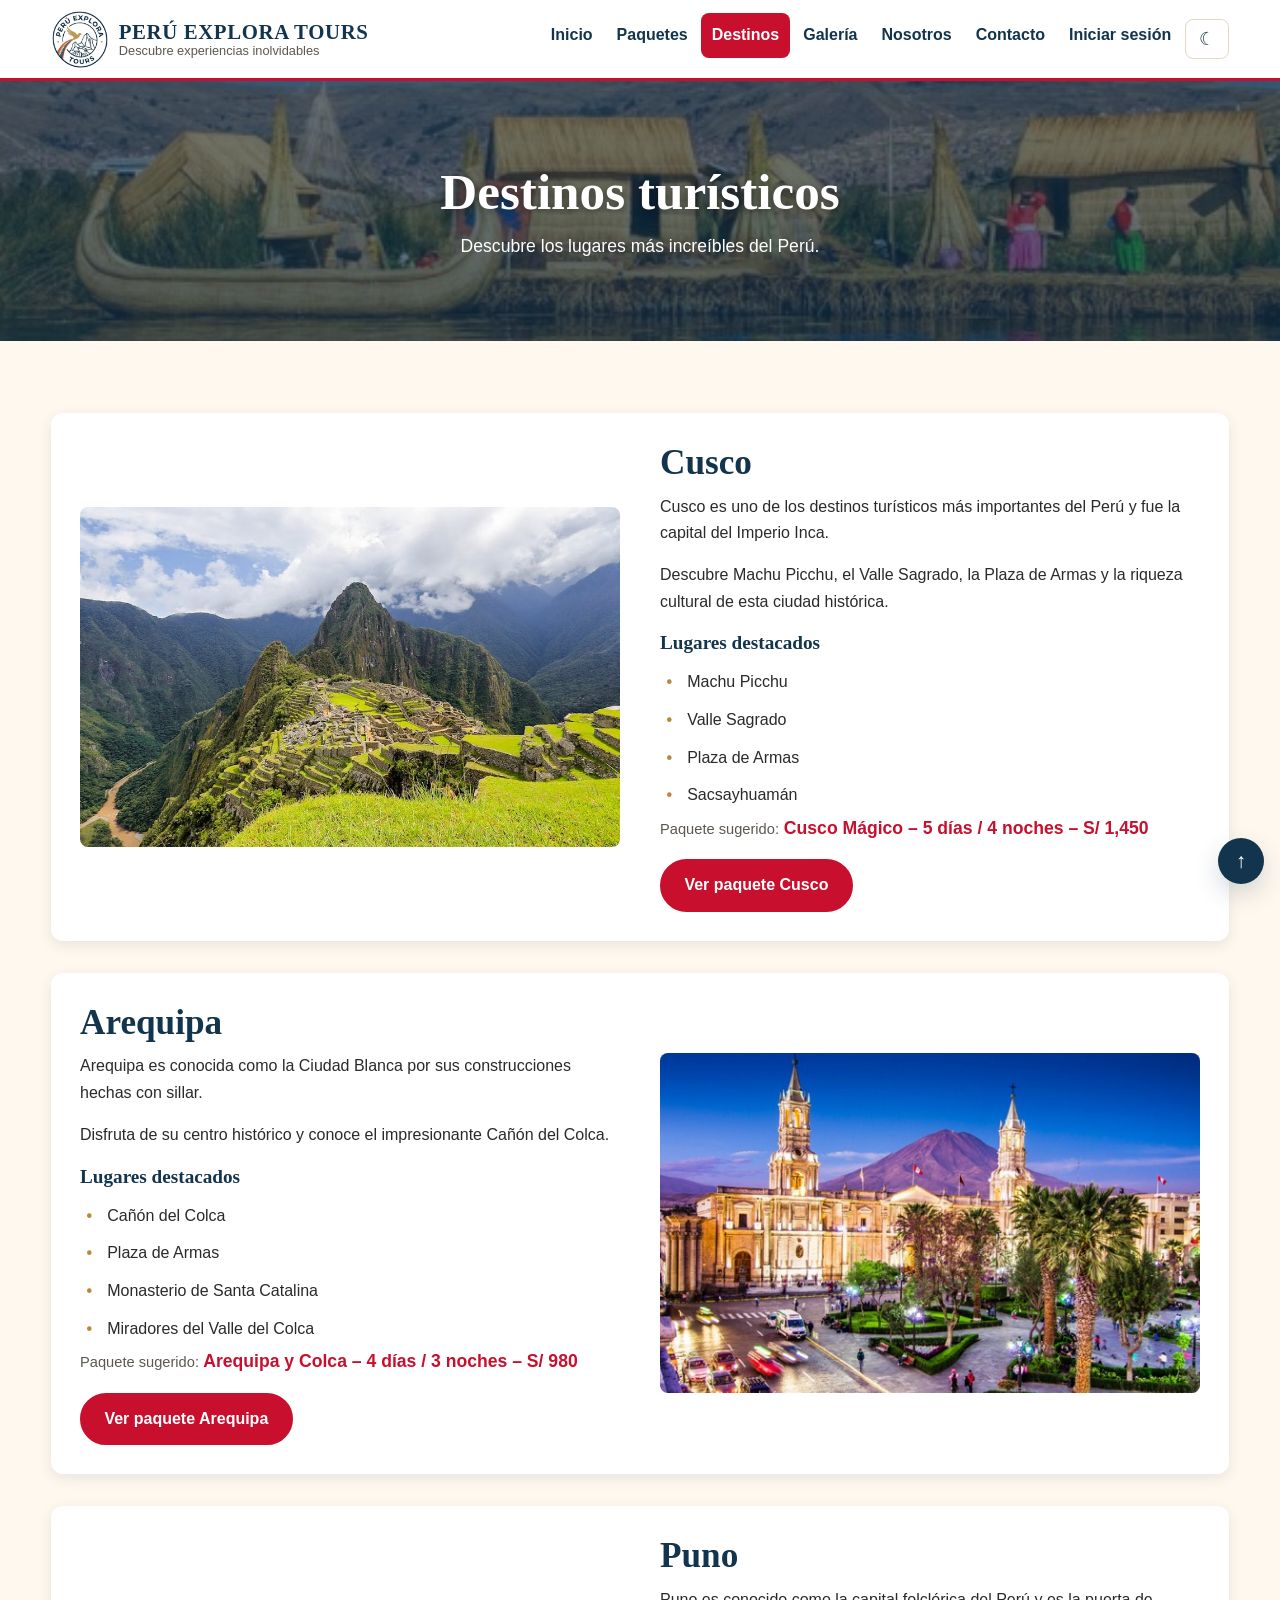
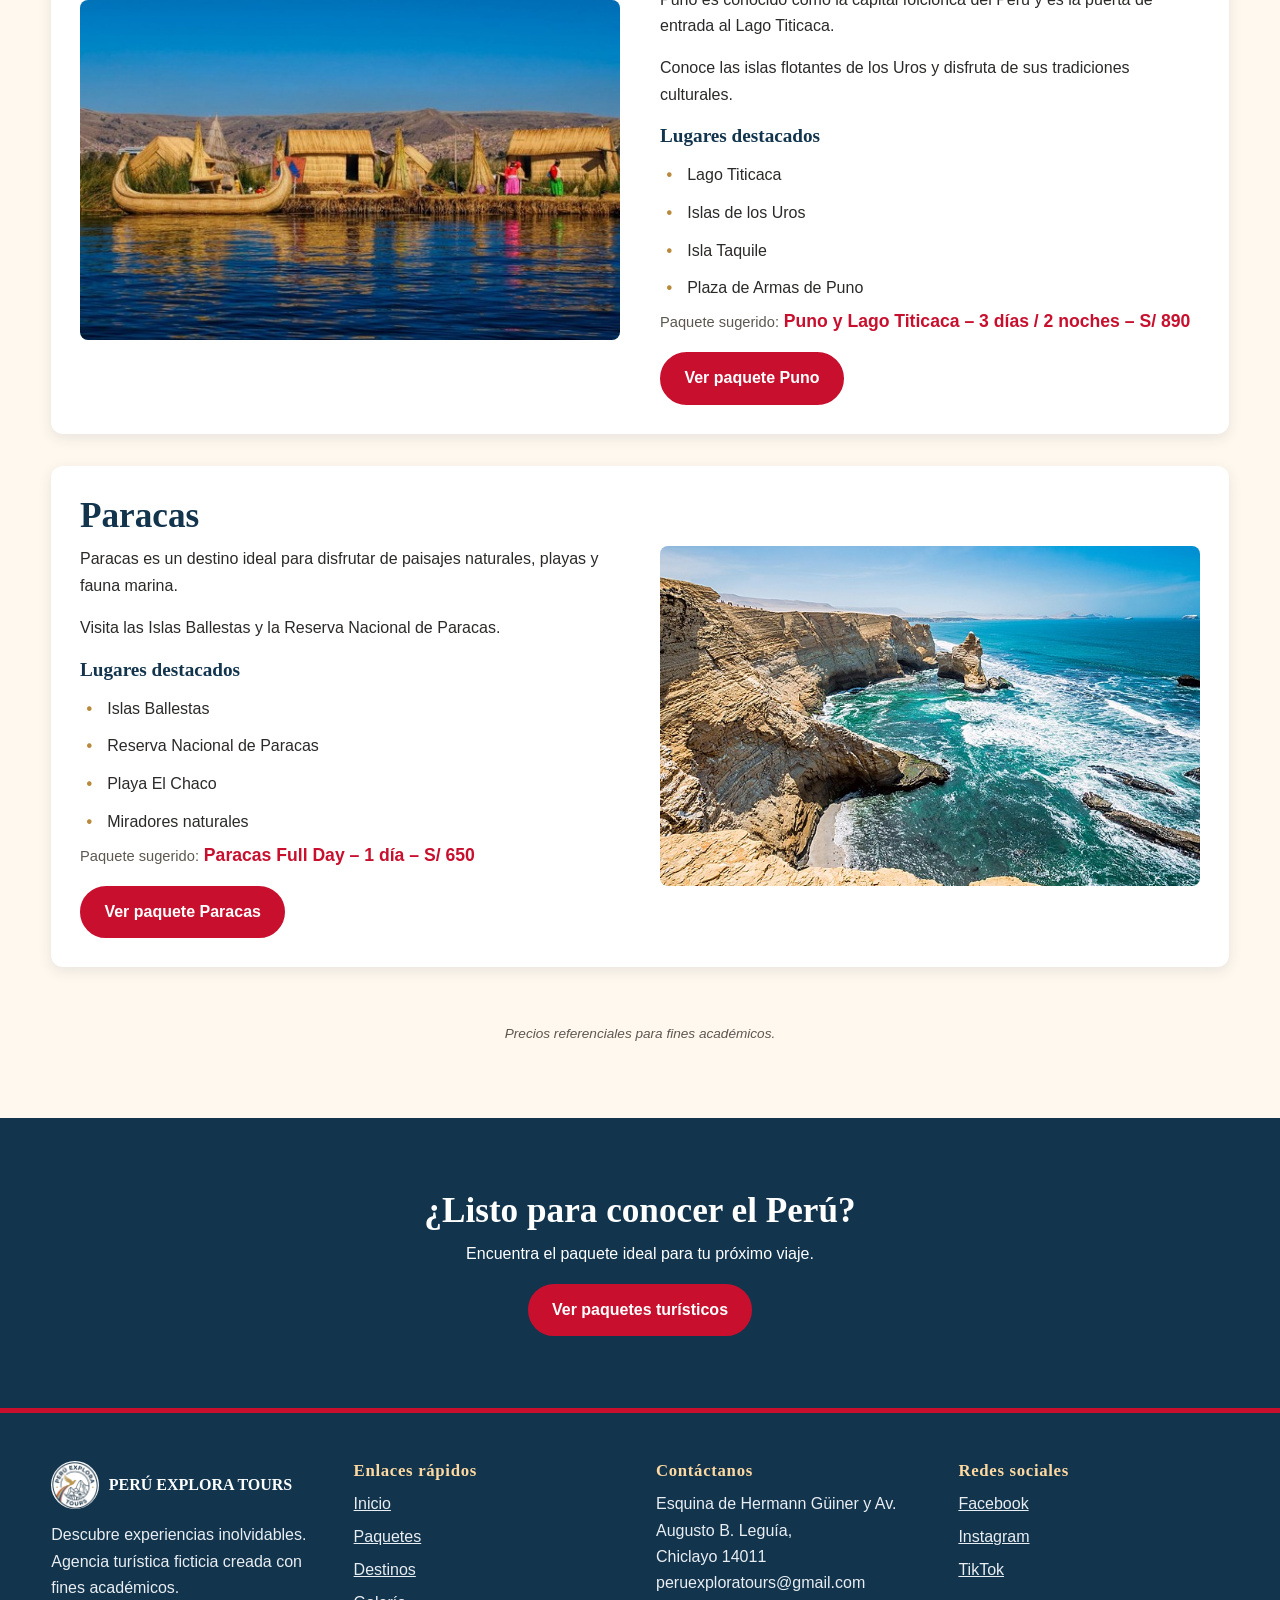
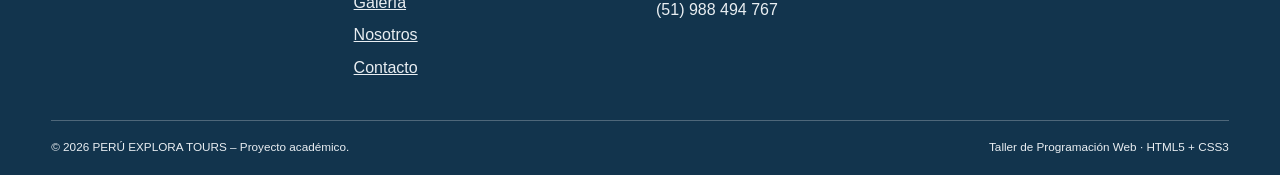
<file: destinos.html>
<!DOCTYPE html>
<html lang="es">
<head>
    <meta charset="UTF-8">
    <meta name="viewport" content="width=device-width, initial-scale=1.0">
    <meta name="description" content="Perú Explora Tours - Descubre experiencias inolvidables. Proyecto académico.">
    <title>Destinos | Perú Explora Tours</title>
    <link rel="stylesheet" href="css/estilos.css">
    <script src="js/sesion.js"></script>
    <script src="js/interfaz.js"></script>
</head>
<body>

<header class="site-header" id="inicio">
    <div class="container header-bar">

        <a class="brand" href="index.html" aria-label="Perú Explora Tours - ir al inicio">
            <img src="images/logo.jpg" alt="Logo de Perú Explora Tours" width="58" height="58">
            <span class="brand-texto">
                <span class="brand-nombre">PERÚ EXPLORA TOURS</span>
                <span class="brand-lema">Descubre experiencias inolvidables</span>
            </span>
        </a>

        <input type="checkbox" id="menu-toggle" aria-label="Mostrar u ocultar el menú">
        <label class="menu-btn" for="menu-toggle"><span></span><span class="solo-lectores">Menú</span></label>

        <nav class="main-nav" aria-label="Navegación principal">
            <ul>
                    <li><a href="index.html">Inicio</a></li>
                    <li><a href="paquetes.html">Paquetes</a></li>
                    <li><a class="activo" href="destinos.html" aria-current="page">Destinos</a></li>
                    <li><a href="galeria.html">Galería</a></li>
                    <li><a href="nosotros.html">Nosotros</a></li>
                    <li><a href="contacto.html">Contacto</a></li>
            </ul>
        </nav>

    </div>
</header>

<main>
    <section class="page-banner banner-puno">
        <div class="container">
            <h1>Destinos turísticos</h1>
            <p>Descubre los lugares más increíbles del Perú.</p>
        </div>
    </section>

    <section class="section">
        <div class="container destinos-lista">
        <article id="cusco" class="destino">
            <img src="images/paquete-cusco.jpg" alt="Destino turístico Cusco" loading="lazy">
            <div class="destino-texto">
                <h2>Cusco</h2>
                <p>Cusco es uno de los destinos turísticos más importantes del Perú y fue la capital del Imperio Inca.</p>
                <p>Descubre Machu Picchu, el Valle Sagrado, la Plaza de Armas y la riqueza cultural de esta ciudad histórica.</p>
                <h3>Lugares destacados</h3>
                <ul class="lista-simple">
                    <li>Machu Picchu</li>
                    <li>Valle Sagrado</li>
                    <li>Plaza de Armas</li>
                    <li>Sacsayhuamán</li>
                </ul>
                <p class="precio"><small>Paquete sugerido:</small> Cusco Mágico &ndash; 5 días / 4 noches &ndash; S/ 1,450</p>
                <a class="btn" href="paquete-cusco.html">Ver paquete Cusco</a>
            </div>
        </article>
        <article id="arequipa" class="destino">
            <img src="images/paquete-arequipa.jpg" alt="Destino turístico Arequipa" loading="lazy">
            <div class="destino-texto">
                <h2>Arequipa</h2>
                <p>Arequipa es conocida como la Ciudad Blanca por sus construcciones hechas con sillar.</p>
                <p>Disfruta de su centro histórico y conoce el impresionante Cañón del Colca.</p>
                <h3>Lugares destacados</h3>
                <ul class="lista-simple">
                    <li>Cañón del Colca</li>
                    <li>Plaza de Armas</li>
                    <li>Monasterio de Santa Catalina</li>
                    <li>Miradores del Valle del Colca</li>
                </ul>
                <p class="precio"><small>Paquete sugerido:</small> Arequipa y Colca &ndash; 4 días / 3 noches &ndash; S/ 980</p>
                <a class="btn" href="paquete-arequipa.html">Ver paquete Arequipa</a>
            </div>
        </article>
        <article id="puno" class="destino">
            <img src="images/paquete-puno.jpg" alt="Destino turístico Puno" loading="lazy">
            <div class="destino-texto">
                <h2>Puno</h2>
                <p>Puno es conocido como la capital folclórica del Perú y es la puerta de entrada al Lago Titicaca.</p>
                <p>Conoce las islas flotantes de los Uros y disfruta de sus tradiciones culturales.</p>
                <h3>Lugares destacados</h3>
                <ul class="lista-simple">
                    <li>Lago Titicaca</li>
                    <li>Islas de los Uros</li>
                    <li>Isla Taquile</li>
                    <li>Plaza de Armas de Puno</li>
                </ul>
                <p class="precio"><small>Paquete sugerido:</small> Puno y Lago Titicaca &ndash; 3 días / 2 noches &ndash; S/ 890</p>
                <a class="btn" href="paquete-puno.html">Ver paquete Puno</a>
            </div>
        </article>
        <article id="paracas" class="destino">
            <img src="images/paquete-paracas.jpg" alt="Destino turístico Paracas" loading="lazy">
            <div class="destino-texto">
                <h2>Paracas</h2>
                <p>Paracas es un destino ideal para disfrutar de paisajes naturales, playas y fauna marina.</p>
                <p>Visita las Islas Ballestas y la Reserva Nacional de Paracas.</p>
                <h3>Lugares destacados</h3>
                <ul class="lista-simple">
                    <li>Islas Ballestas</li>
                    <li>Reserva Nacional de Paracas</li>
                    <li>Playa El Chaco</li>
                    <li>Miradores naturales</li>
                </ul>
                <p class="precio"><small>Paquete sugerido:</small> Paracas Full Day &ndash; 1 día &ndash; S/ 650</p>
                <a class="btn" href="paquete-paracas.html">Ver paquete Paracas</a>
            </div>
        </article>
            <p class="aviso">Precios referenciales para fines académicos.</p>
        </div>
    </section>

    <section class="section cta">
        <div class="container">
            <h2>¿Listo para conocer el Perú?</h2>
            <p>Encuentra el paquete ideal para tu próximo viaje.</p>
            <div class="grupo-botones"><a class="btn" href="paquetes.html">Ver paquetes turísticos</a></div>
        </div>
    </section>
</main>

<footer class="site-footer">
    <div class="container footer-grid">

        <div>
            <div class="footer-logo">
                <img src="images/logo.jpg" alt="Logo de Perú Explora Tours" width="48" height="48">
                <strong>PERÚ EXPLORA TOURS</strong>
            </div>
            <p>Descubre experiencias inolvidables. Agencia turística ficticia creada con fines académicos.</p>
        </div>

        <div>
            <h2>Enlaces rápidos</h2>
            <ul>
                <li><a href="index.html">Inicio</a></li>
                <li><a href="paquetes.html">Paquetes</a></li>
                <li><a href="destinos.html">Destinos</a></li>
                <li><a href="galeria.html">Galería</a></li>
                <li><a href="nosotros.html">Nosotros</a></li>
                <li><a href="contacto.html">Contacto</a></li>
            </ul>
        </div>

        <div>
            <h2>Contáctanos</h2>
            <address>
                Esquina de Hermann Güiner y Av. Augusto B. Leguía,<br>
                Chiclayo 14011<br>
                peruexploratours@gmail.com<br>
                (51) 988 494 767
            </address>
        </div>

        <div>
            <h2>Redes sociales</h2>
            <ul>
                <li><a href="https://www.facebook.com/share/1FrJDhEqK4/" target="_blank" rel="noopener noreferrer">Facebook</a></li>
                <li><a href="https://www.instagram.com/peruexploratours?avpt=MWdseGxvdG8yeDJudw==" target="_blank" rel="noopener noreferrer">Instagram</a></li>
                <li><a href="https://www.tiktok.com/@peruexploratours?is_from_webapp=1&sender_device=pc" target="_blank" rel="noopener noreferrer">TikTok</a></li>
            </ul>
        </div>

    </div>

    <div class="container copyright">
        <small>&copy; 2026 PERÚ EXPLORA TOURS &ndash; Proyecto académico.</small>
        <small>Taller de Programación Web &middot; HTML5 + CSS3</small>
    </div>
</footer>

<a class="volver-arriba" href="#inicio" aria-label="Volver arriba">&uarr;</a>

</body>
</html>
</file>
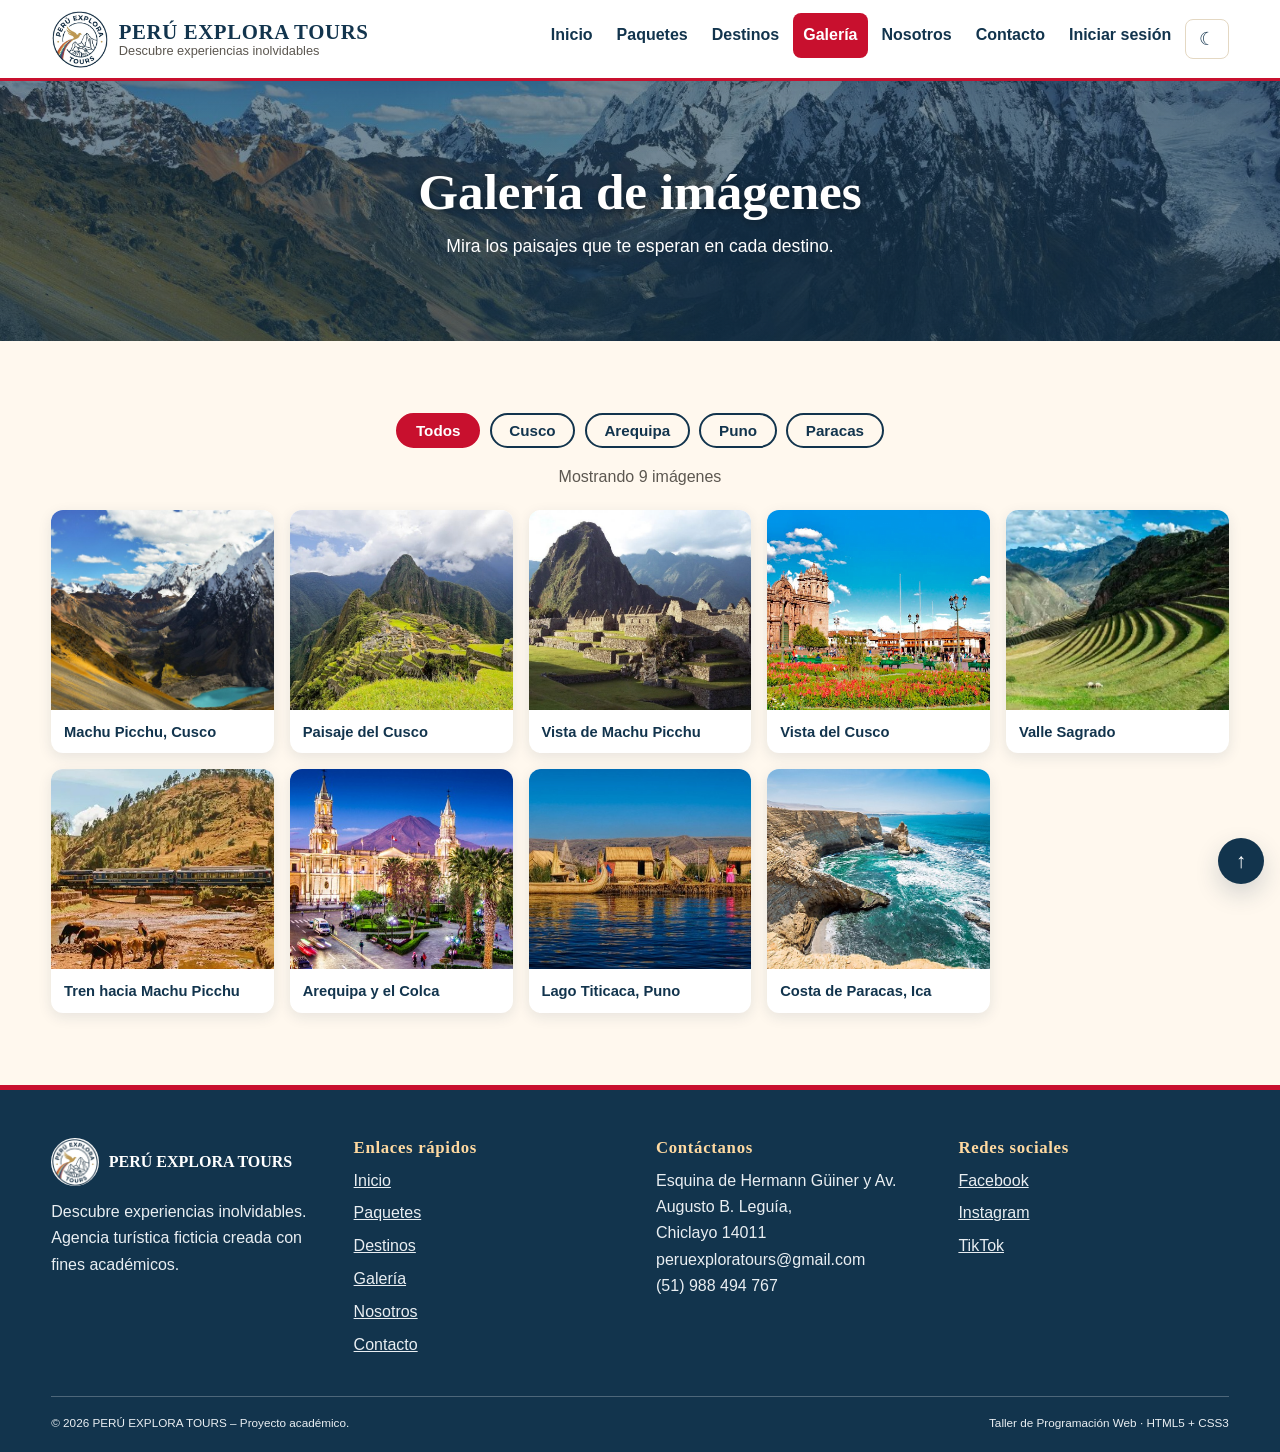
<file: galeria.html>
<!DOCTYPE html>
<html lang="es">
<head>
    <meta charset="UTF-8">
    <meta name="viewport" content="width=device-width, initial-scale=1.0">
    <meta name="description" content="Galería de imágenes de Perú Explora Tours.">
    <title>Galería | Perú Explora Tours</title>
    <link rel="stylesheet" href="css/estilos.css">
    <script src="js/sesion.js"></script>
    <script src="js/interfaz.js"></script>
    <script src="js/galeria.js" defer></script>
</head>
<body>

<header class="site-header" id="inicio">
    <div class="container header-bar">

        <a class="brand" href="index.html" aria-label="Perú Explora Tours - ir al inicio">
            <img src="images/logo.jpg" alt="Logo de Perú Explora Tours" width="58" height="58">
            <span class="brand-texto">
                <span class="brand-nombre">PERÚ EXPLORA TOURS</span>
                <span class="brand-lema">Descubre experiencias inolvidables</span>
            </span>
        </a>

        <input type="checkbox" id="menu-toggle" aria-label="Mostrar u ocultar el menú">
        <label class="menu-btn" for="menu-toggle"><span></span><span class="solo-lectores">Menú</span></label>

        <nav class="main-nav" aria-label="Navegación principal">
            <ul>
                    <li><a href="index.html">Inicio</a></li>
                    <li><a href="paquetes.html">Paquetes</a></li>
                    <li><a href="destinos.html">Destinos</a></li>
                    <li><a class="activo" href="galeria.html" aria-current="page">Galería</a></li>
                    <li><a href="nosotros.html">Nosotros</a></li>
                    <li><a href="contacto.html">Contacto</a></li>
            </ul>
        </nav>

    </div>
</header>

<main>
    <section class="page-banner banner-machu">
        <div class="container">
            <h1>Galería de imágenes</h1>
            <p>Mira los paisajes que te esperan en cada destino.</p>
        </div>
    </section>

    <section class="section">
        <div class="container">
            <div class="galeria-filtros" role="group" aria-label="Filtrar por destino">
            <button type="button" class="filtro activo" data-filtro="todos">Todos</button>
            <button type="button" class="filtro" data-filtro="cusco">Cusco</button>
            <button type="button" class="filtro" data-filtro="arequipa">Arequipa</button>
            <button type="button" class="filtro" data-filtro="puno">Puno</button>
            <button type="button" class="filtro" data-filtro="paracas">Paracas</button>
            </div>
            <p class="galeria-contador" id="galeria-contador" role="status"></p>
            <div class="galeria-grid">
            <figure class="galeria-item" data-categoria="cusco">
                <button type="button" class="galeria-abrir" aria-label="Ampliar: Machu Picchu, Cusco"><img src="images/banner-machu-picchu.jpg" alt="Machu Picchu, Cusco" loading="lazy"></button>
                <figcaption>Machu Picchu, Cusco</figcaption>
            </figure>
            <figure class="galeria-item" data-categoria="cusco">
                <button type="button" class="galeria-abrir" aria-label="Ampliar: Paisaje del Cusco"><img src="images/paquete-cusco.jpg" alt="Paisaje del Cusco" loading="lazy"></button>
                <figcaption>Paisaje del Cusco</figcaption>
            </figure>
            <figure class="galeria-item" data-categoria="cusco">
                <button type="button" class="galeria-abrir" aria-label="Ampliar: Vista de Machu Picchu"><img src="images/paquete-cusco-1.jpg" alt="Vista de Machu Picchu" loading="lazy"></button>
                <figcaption>Vista de Machu Picchu</figcaption>
            </figure>
            <figure class="galeria-item" data-categoria="cusco">
                <button type="button" class="galeria-abrir" aria-label="Ampliar: Vista del Cusco"><img src="images/paquete-cusco-2.jpg" alt="Vista del Cusco" loading="lazy"></button>
                <figcaption>Vista del Cusco</figcaption>
            </figure>
            <figure class="galeria-item" data-categoria="cusco">
                <button type="button" class="galeria-abrir" aria-label="Ampliar: Valle Sagrado"><img src="images/paquete-cusco-3.jpg" alt="Valle Sagrado" loading="lazy"></button>
                <figcaption>Valle Sagrado</figcaption>
            </figure>
            <figure class="galeria-item" data-categoria="cusco">
                <button type="button" class="galeria-abrir" aria-label="Ampliar: Tren hacia Machu Picchu"><img src="images/paquete-cusco-4.jpg" alt="Tren hacia Machu Picchu" loading="lazy"></button>
                <figcaption>Tren hacia Machu Picchu</figcaption>
            </figure>
            <figure class="galeria-item" data-categoria="arequipa">
                <button type="button" class="galeria-abrir" aria-label="Ampliar: Arequipa y el Colca"><img src="images/paquete-arequipa.jpg" alt="Arequipa y el Colca" loading="lazy"></button>
                <figcaption>Arequipa y el Colca</figcaption>
            </figure>
            <figure class="galeria-item" data-categoria="puno">
                <button type="button" class="galeria-abrir" aria-label="Ampliar: Lago Titicaca, Puno"><img src="images/paquete-puno.jpg" alt="Lago Titicaca, Puno" loading="lazy"></button>
                <figcaption>Lago Titicaca, Puno</figcaption>
            </figure>
            <figure class="galeria-item" data-categoria="paracas">
                <button type="button" class="galeria-abrir" aria-label="Ampliar: Costa de Paracas, Ica"><img src="images/paquete-paracas.jpg" alt="Costa de Paracas, Ica" loading="lazy"></button>
                <figcaption>Costa de Paracas, Ica</figcaption>
            </figure>
            </div>
        </div>
    </section>
</main>

<footer class="site-footer">
    <div class="container footer-grid">

        <div>
            <div class="footer-logo">
                <img src="images/logo.jpg" alt="Logo de Perú Explora Tours" width="48" height="48">
                <strong>PERÚ EXPLORA TOURS</strong>
            </div>
            <p>Descubre experiencias inolvidables. Agencia turística ficticia creada con fines académicos.</p>
        </div>

        <div>
            <h2>Enlaces rápidos</h2>
            <ul>
                <li><a href="index.html">Inicio</a></li>
                <li><a href="paquetes.html">Paquetes</a></li>
                <li><a href="destinos.html">Destinos</a></li>
                <li><a href="galeria.html">Galería</a></li>
                <li><a href="nosotros.html">Nosotros</a></li>
                <li><a href="contacto.html">Contacto</a></li>
            </ul>
        </div>

        <div>
            <h2>Contáctanos</h2>
            <address>
                Esquina de Hermann Güiner y Av. Augusto B. Leguía,<br>
                Chiclayo 14011<br>
                peruexploratours@gmail.com<br>
                (51) 988 494 767
            </address>
        </div>

        <div>
            <h2>Redes sociales</h2>
            <ul>
                <li><a href="https://www.facebook.com/share/1FrJDhEqK4/" target="_blank" rel="noopener noreferrer">Facebook</a></li>
                <li><a href="https://www.instagram.com/peruexploratours?avpt=MWdseGxvdG8yeDJudw==" target="_blank" rel="noopener noreferrer">Instagram</a></li>
                <li><a href="https://www.tiktok.com/@peruexploratours?is_from_webapp=1&sender_device=pc" target="_blank" rel="noopener noreferrer">TikTok</a></li>
            </ul>
        </div>

    </div>

    <div class="container copyright">
        <small>&copy; 2026 PERÚ EXPLORA TOURS &ndash; Proyecto académico.</small>
        <small>Taller de Programación Web &middot; HTML5 + CSS3</small>
    </div>
</footer>

<a class="volver-arriba" href="#inicio" aria-label="Volver arriba">&uarr;</a>

</body>
</html>
</file>
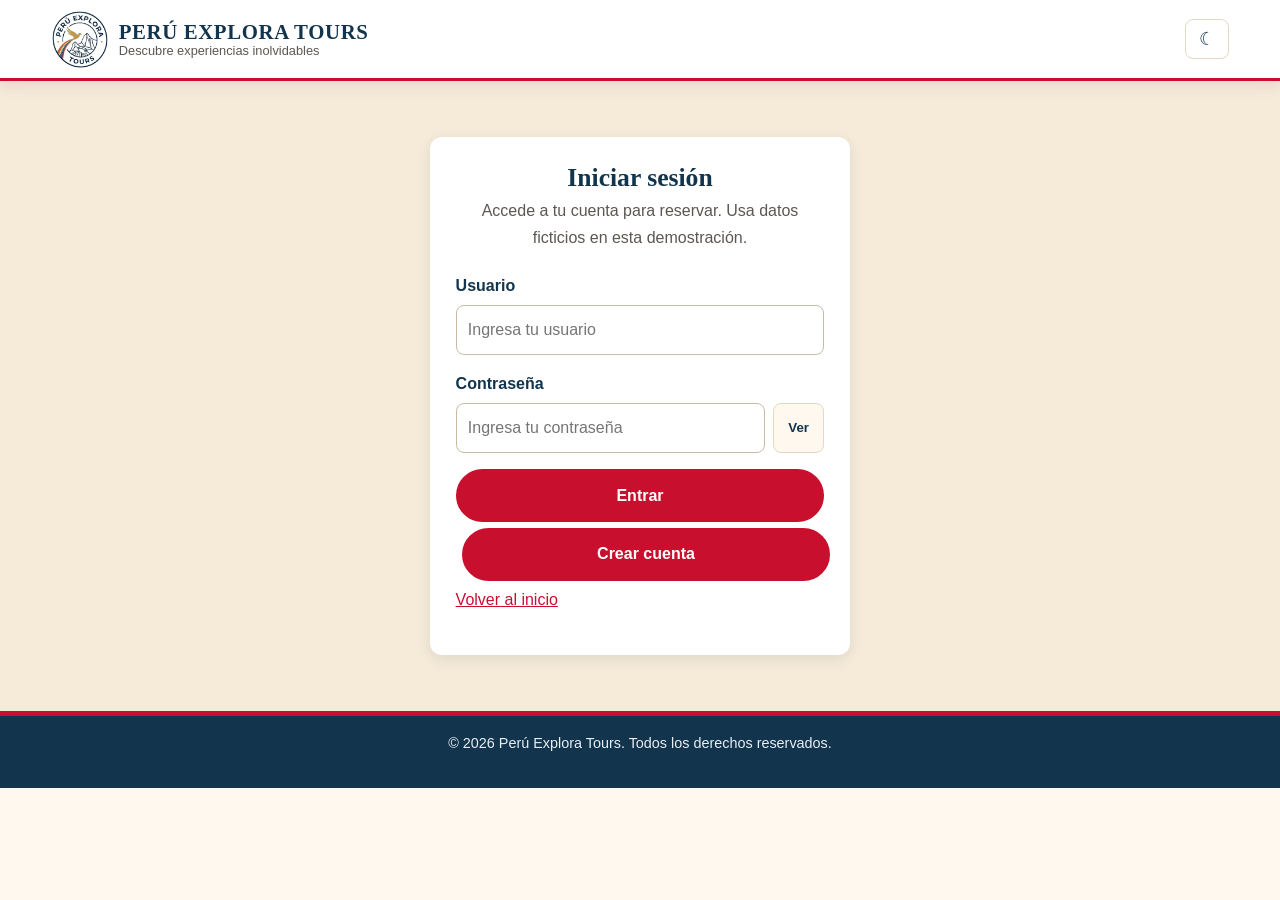
<file: login.html>
<!DOCTYPE html>
<html lang="es">
<head>
    <meta charset="UTF-8">
    <meta name="viewport" content="width=device-width, initial-scale=1.0">
    <meta name="description" content="Inicia sesión en Perú Explora Tours.">
    <title>Iniciar sesión | Perú Explora Tours</title>
    <link rel="stylesheet" href="css/estilos.css">
    <script src="js/interfaz.js"></script>
    <script src="js/sesion.js"></script>
    <script src="js/login.js" defer></script>
</head>
<body>

<header class="site-header">
    <div class="container header-bar">
        <a class="brand" href="index.html" aria-label="Perú Explora Tours">
            <img src="images/logo.jpg" alt="Logo de Perú Explora Tours" width="58" height="58">
            <span class="brand-texto">
                <span class="brand-nombre">PERÚ EXPLORA TOURS</span>
                <span class="brand-lema">Descubre experiencias inolvidables</span>
            </span>
        </a>
    </div>
</header>

<main class="login-pagina">
    <section class="form-card login-caja">
        <h1>Iniciar sesión</h1>
        <p class="login-sub">Accede a tu cuenta para reservar. Usa datos ficticios en esta demostración.</p>

        <div class="login-error" id="login-error" role="alert" hidden></div>

        <form id="formulario-login" action="#" method="post" novalidate>
            <div class="form-group">
                <label for="usuario">Usuario</label>
                <input type="text" id="usuario" name="usuario" placeholder="Ingresa tu usuario" maxlength="15" autocomplete="username">
            </div>
            <div class="form-group">
                <label for="clave">Contraseña</label>
                <div class="login-clave">
                    <input type="password" id="clave" name="clave" placeholder="Ingresa tu contraseña" maxlength="20" autocomplete="current-password">
                    <button type="button" class="login-ver" id="ver-clave">Ver</button>
                </div>
            </div>
            <button class="btn" type="submit" id="entrar">Entrar</button>
        </form><form id="registro" hidden>
<label>Nombres y apellidos<input name="nombre" required minlength="5"></label>
<label>DNI<input name="dni" required pattern="[0-9]{8}"></label>
<label>Correo<input name="correo" type="email" required></label>
<label>Usuario<input name="usuario" required pattern="[a-zA-Z0-9_]{4,15}"></label>
<label>Contraseña de prueba<input name="clave" type="password" minlength="8" required></label>
<label>Confirmar contraseña<input name="confirmar" type="password" required></label>
<button class="btn">Registrarme</button></form><button type="button" id="alternar" class="btn">Crear cuenta</button><p><a href="index.html">Volver al inicio</a></p>
        
    </section>
</main>

<footer class="login-footer">
    <p>&copy; 2026 Perú Explora Tours. Todos los derechos reservados.</p>
</footer>

</body>
</html>
</file>
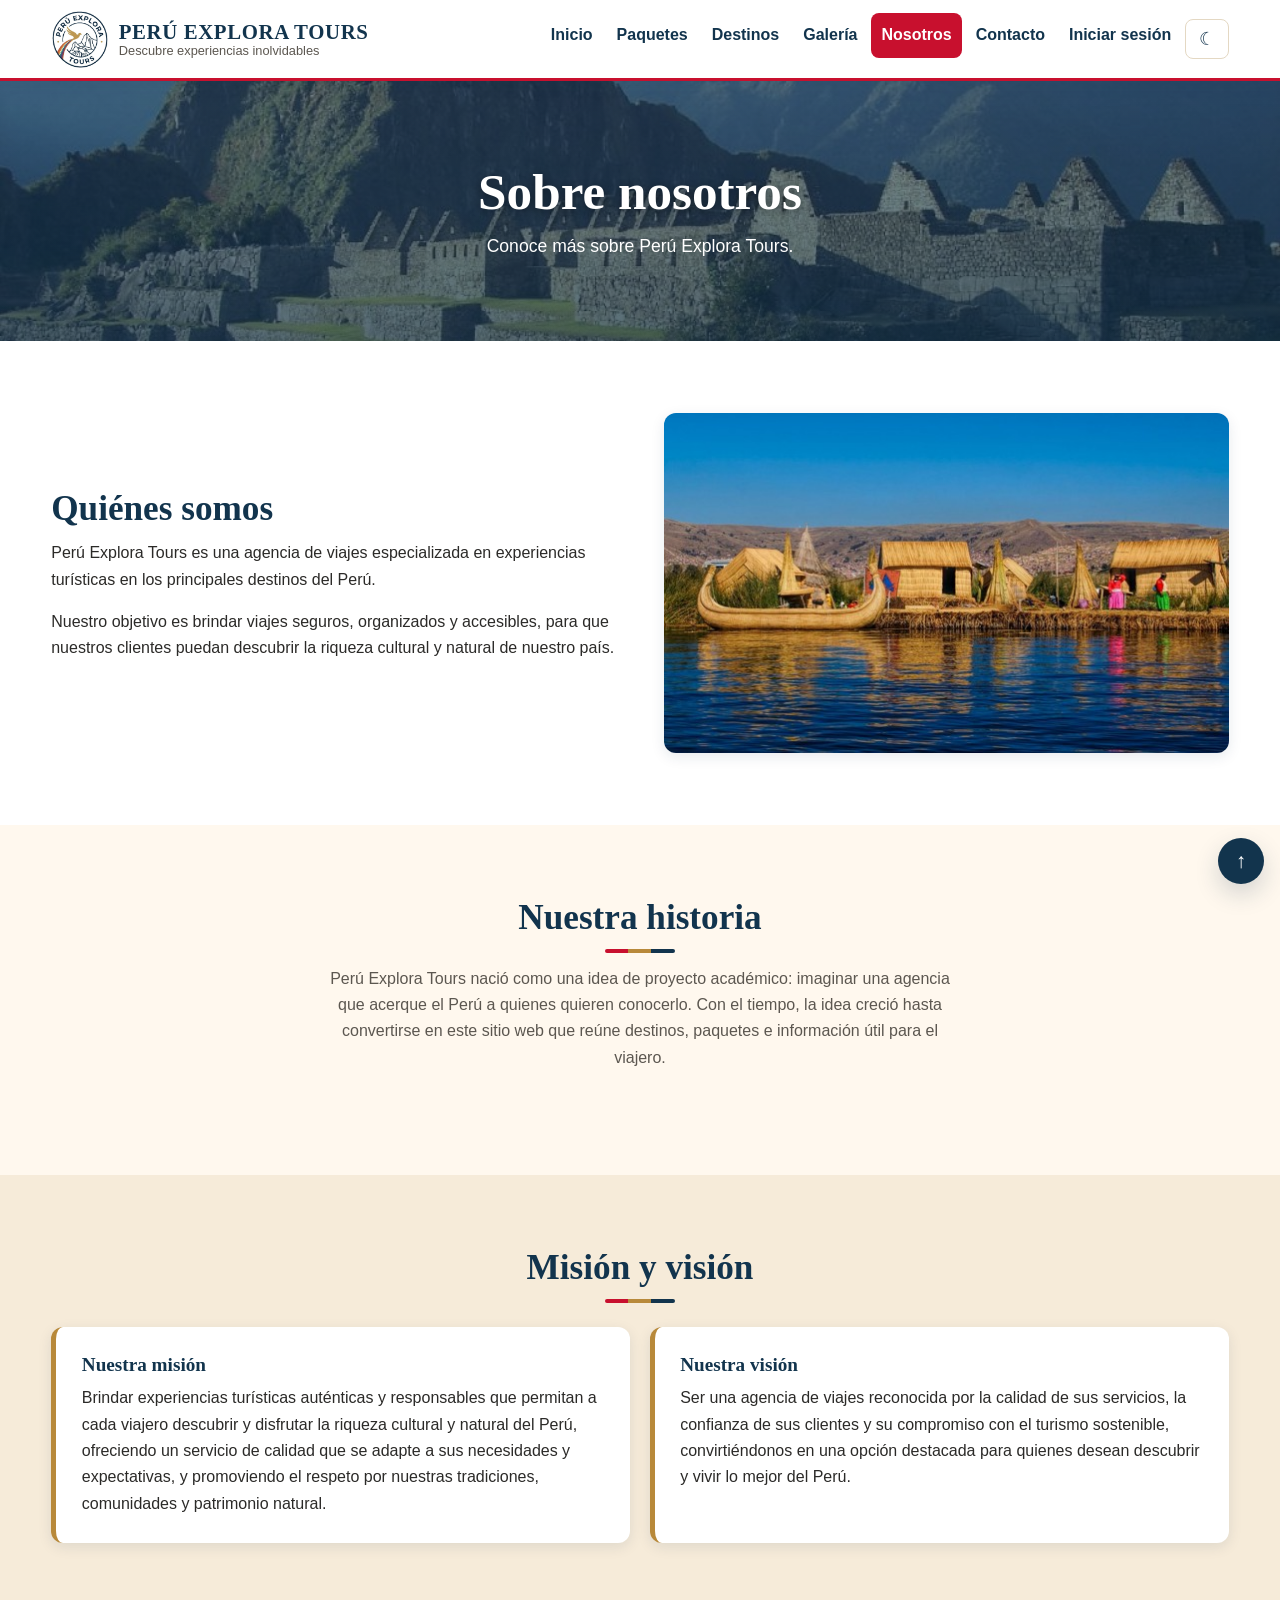
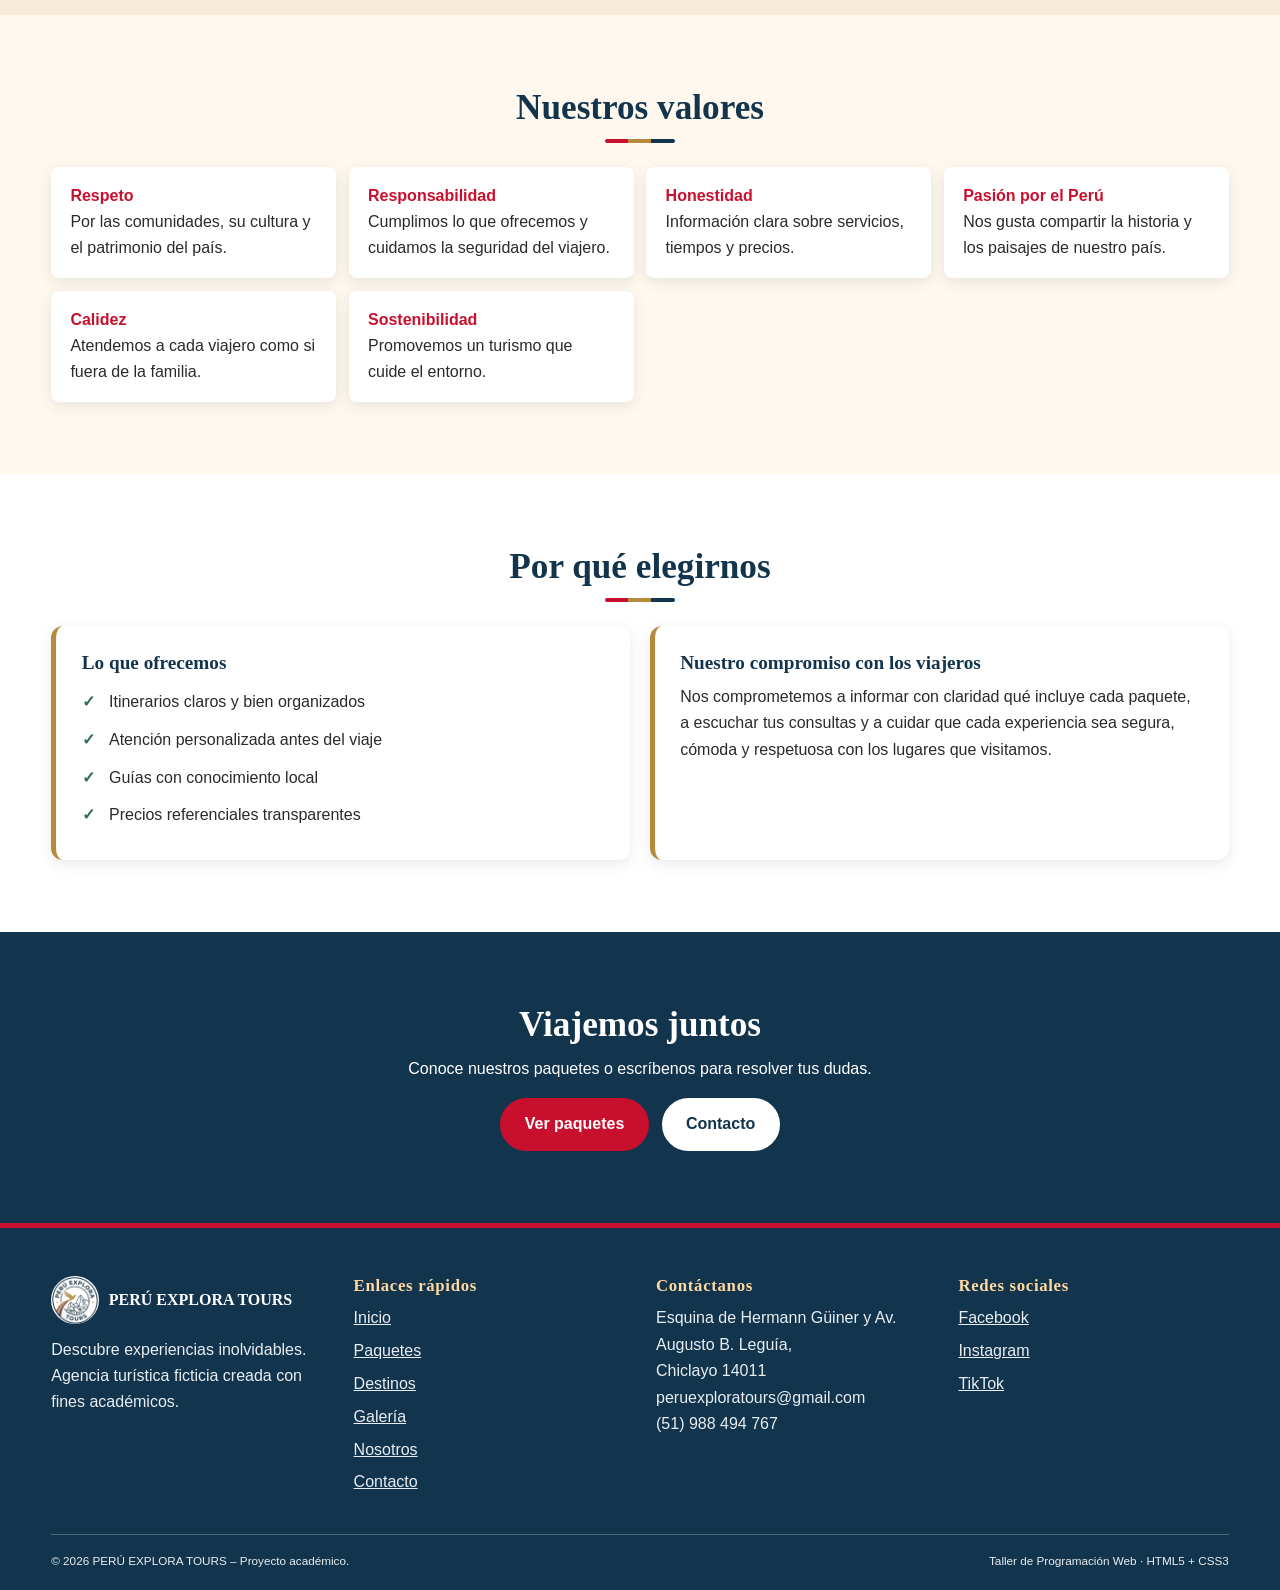
<file: nosotros.html>
<!DOCTYPE html>
<html lang="es">
<head>
    <meta charset="UTF-8">
    <meta name="viewport" content="width=device-width, initial-scale=1.0">
    <meta name="description" content="Perú Explora Tours - Descubre experiencias inolvidables. Proyecto académico.">
    <title>Nosotros | Perú Explora Tours</title>
    <link rel="stylesheet" href="css/estilos.css">
    <script src="js/sesion.js"></script>
    <script src="js/interfaz.js"></script>
</head>
<body>

<header class="site-header" id="inicio">
    <div class="container header-bar">

        <a class="brand" href="index.html" aria-label="Perú Explora Tours - ir al inicio">
            <img src="images/logo.jpg" alt="Logo de Perú Explora Tours" width="58" height="58">
            <span class="brand-texto">
                <span class="brand-nombre">PERÚ EXPLORA TOURS</span>
                <span class="brand-lema">Descubre experiencias inolvidables</span>
            </span>
        </a>

        <input type="checkbox" id="menu-toggle" aria-label="Mostrar u ocultar el menú">
        <label class="menu-btn" for="menu-toggle"><span></span><span class="solo-lectores">Menú</span></label>

        <nav class="main-nav" aria-label="Navegación principal">
            <ul>
                    <li><a href="index.html">Inicio</a></li>
                    <li><a href="paquetes.html">Paquetes</a></li>
                    <li><a href="destinos.html">Destinos</a></li>
                    <li><a href="galeria.html">Galería</a></li>
                    <li><a class="activo" href="nosotros.html" aria-current="page">Nosotros</a></li>
                    <li><a href="contacto.html">Contacto</a></li>
            </ul>
        </nav>

    </div>
</header>

<main>
    <section class="page-banner banner-nosotros">
        <div class="container">
            <h1>Sobre nosotros</h1>
            <p>Conoce más sobre Perú Explora Tours.</p>
        </div>
    </section>

    <section class="section section-claro">
        <div class="container intro">
            <div>
                <h2>Quiénes somos</h2>
                <p>Perú Explora Tours es una agencia de viajes especializada en experiencias turísticas en los principales destinos del Perú.</p>
                <p>Nuestro objetivo es brindar viajes seguros, organizados y accesibles, para que nuestros clientes puedan descubrir la riqueza cultural y natural de nuestro país.</p>
            </div>
            <img src="images/paquete-puno.jpg" alt="Paisaje del Lago Titicaca en Puno" loading="lazy">
        </div>
    </section>

    <section class="section">
        <div class="container">
            <h2 class="section-title">Nuestra historia</h2>
            <p class="section-sub">Perú Explora Tours nació como una idea de proyecto académico: imaginar una agencia que acerque el Perú a quienes quieren conocerlo. Con el tiempo, la idea creció hasta convertirse en este sitio web que reúne destinos, paquetes e información útil para el viajero.</p>
        </div>
    </section>

    <section class="section section-crema">
        <div class="container">
            <h2 class="section-title">Misión y visión</h2>
            <div class="dos-columnas separado">
                <article class="caja">
                    <h3>Nuestra misión</h3>
                    <p>Brindar experiencias turísticas auténticas y responsables que permitan a cada viajero descubrir y disfrutar la riqueza cultural y natural del Perú, ofreciendo un servicio de calidad que se adapte a sus necesidades y expectativas, y promoviendo el respeto por nuestras tradiciones, comunidades y patrimonio natural.</p>
                </article>
                <article class="caja">
                    <h3>Nuestra visión</h3>
                    <p>Ser una agencia de viajes reconocida por la calidad de sus servicios, la confianza de sus clientes y su compromiso con el turismo sostenible, convirtiéndonos en una opción destacada para quienes desean descubrir y vivir lo mejor del Perú.</p>
                </article>
            </div>
        </div>
    </section>

    <section class="section">
        <div class="container">
            <h2 class="section-title">Nuestros valores</h2>
            <ul class="valores separado">
                <li><strong>Respeto</strong>Por las comunidades, su cultura y el patrimonio del país.</li>
                <li><strong>Responsabilidad</strong>Cumplimos lo que ofrecemos y cuidamos la seguridad del viajero.</li>
                <li><strong>Honestidad</strong>Información clara sobre servicios, tiempos y precios.</li>
                <li><strong>Pasión por el Perú</strong>Nos gusta compartir la historia y los paisajes de nuestro país.</li>
                <li><strong>Calidez</strong>Atendemos a cada viajero como si fuera de la familia.</li>
                <li><strong>Sostenibilidad</strong>Promovemos un turismo que cuide el entorno.</li>
            </ul>
        </div>
    </section>

    <section class="section section-claro">
        <div class="container">
            <h2 class="section-title">Por qué elegirnos</h2>
            <div class="dos-columnas separado">
                <article class="caja">
                    <h3>Lo que ofrecemos</h3>
                    <ul class="lista-si">
                        <li>Itinerarios claros y bien organizados</li>
                        <li>Atención personalizada antes del viaje</li>
                        <li>Guías con conocimiento local</li>
                        <li>Precios referenciales transparentes</li>
                    </ul>
                </article>
                <article class="caja">
                    <h3>Nuestro compromiso con los viajeros</h3>
                    <p>Nos comprometemos a informar con claridad qué incluye cada paquete, a escuchar tus consultas y a cuidar que cada experiencia sea segura, cómoda y respetuosa con los lugares que visitamos.</p>
                </article>
            </div>
        </div>
    </section>

    <section class="section cta">
        <div class="container">
            <h2>Viajemos juntos</h2>
            <p>Conoce nuestros paquetes o escríbenos para resolver tus dudas.</p>
            <div class="grupo-botones">
                <a class="btn" href="paquetes.html">Ver paquetes</a>
                <a class="btn btn-claro" href="contacto.html">Contacto</a>
            </div>
        </div>
    </section>
</main>

<footer class="site-footer">
    <div class="container footer-grid">

        <div>
            <div class="footer-logo">
                <img src="images/logo.jpg" alt="Logo de Perú Explora Tours" width="48" height="48">
                <strong>PERÚ EXPLORA TOURS</strong>
            </div>
            <p>Descubre experiencias inolvidables. Agencia turística ficticia creada con fines académicos.</p>
        </div>

        <div>
            <h2>Enlaces rápidos</h2>
            <ul>
                <li><a href="index.html">Inicio</a></li>
                <li><a href="paquetes.html">Paquetes</a></li>
                <li><a href="destinos.html">Destinos</a></li>
                <li><a href="galeria.html">Galería</a></li>
                <li><a href="nosotros.html">Nosotros</a></li>
                <li><a href="contacto.html">Contacto</a></li>
            </ul>
        </div>

        <div>
            <h2>Contáctanos</h2>
            <address>
                Esquina de Hermann Güiner y Av. Augusto B. Leguía,<br>
                Chiclayo 14011<br>
                peruexploratours@gmail.com<br>
                (51) 988 494 767
            </address>
        </div>

        <div>
            <h2>Redes sociales</h2>
            <ul>
                <li><a href="https://www.facebook.com/share/1FrJDhEqK4/" target="_blank" rel="noopener noreferrer">Facebook</a></li>
                <li><a href="https://www.instagram.com/peruexploratours?avpt=MWdseGxvdG8yeDJudw==" target="_blank" rel="noopener noreferrer">Instagram</a></li>
                <li><a href="https://www.tiktok.com/@peruexploratours?is_from_webapp=1&sender_device=pc" target="_blank" rel="noopener noreferrer">TikTok</a></li>
            </ul>
        </div>

    </div>

    <div class="container copyright">
        <small>&copy; 2026 PERÚ EXPLORA TOURS &ndash; Proyecto académico.</small>
        <small>Taller de Programación Web &middot; HTML5 + CSS3</small>
    </div>
</footer>

<a class="volver-arriba" href="#inicio" aria-label="Volver arriba">&uarr;</a>

</body>
</html>
</file>
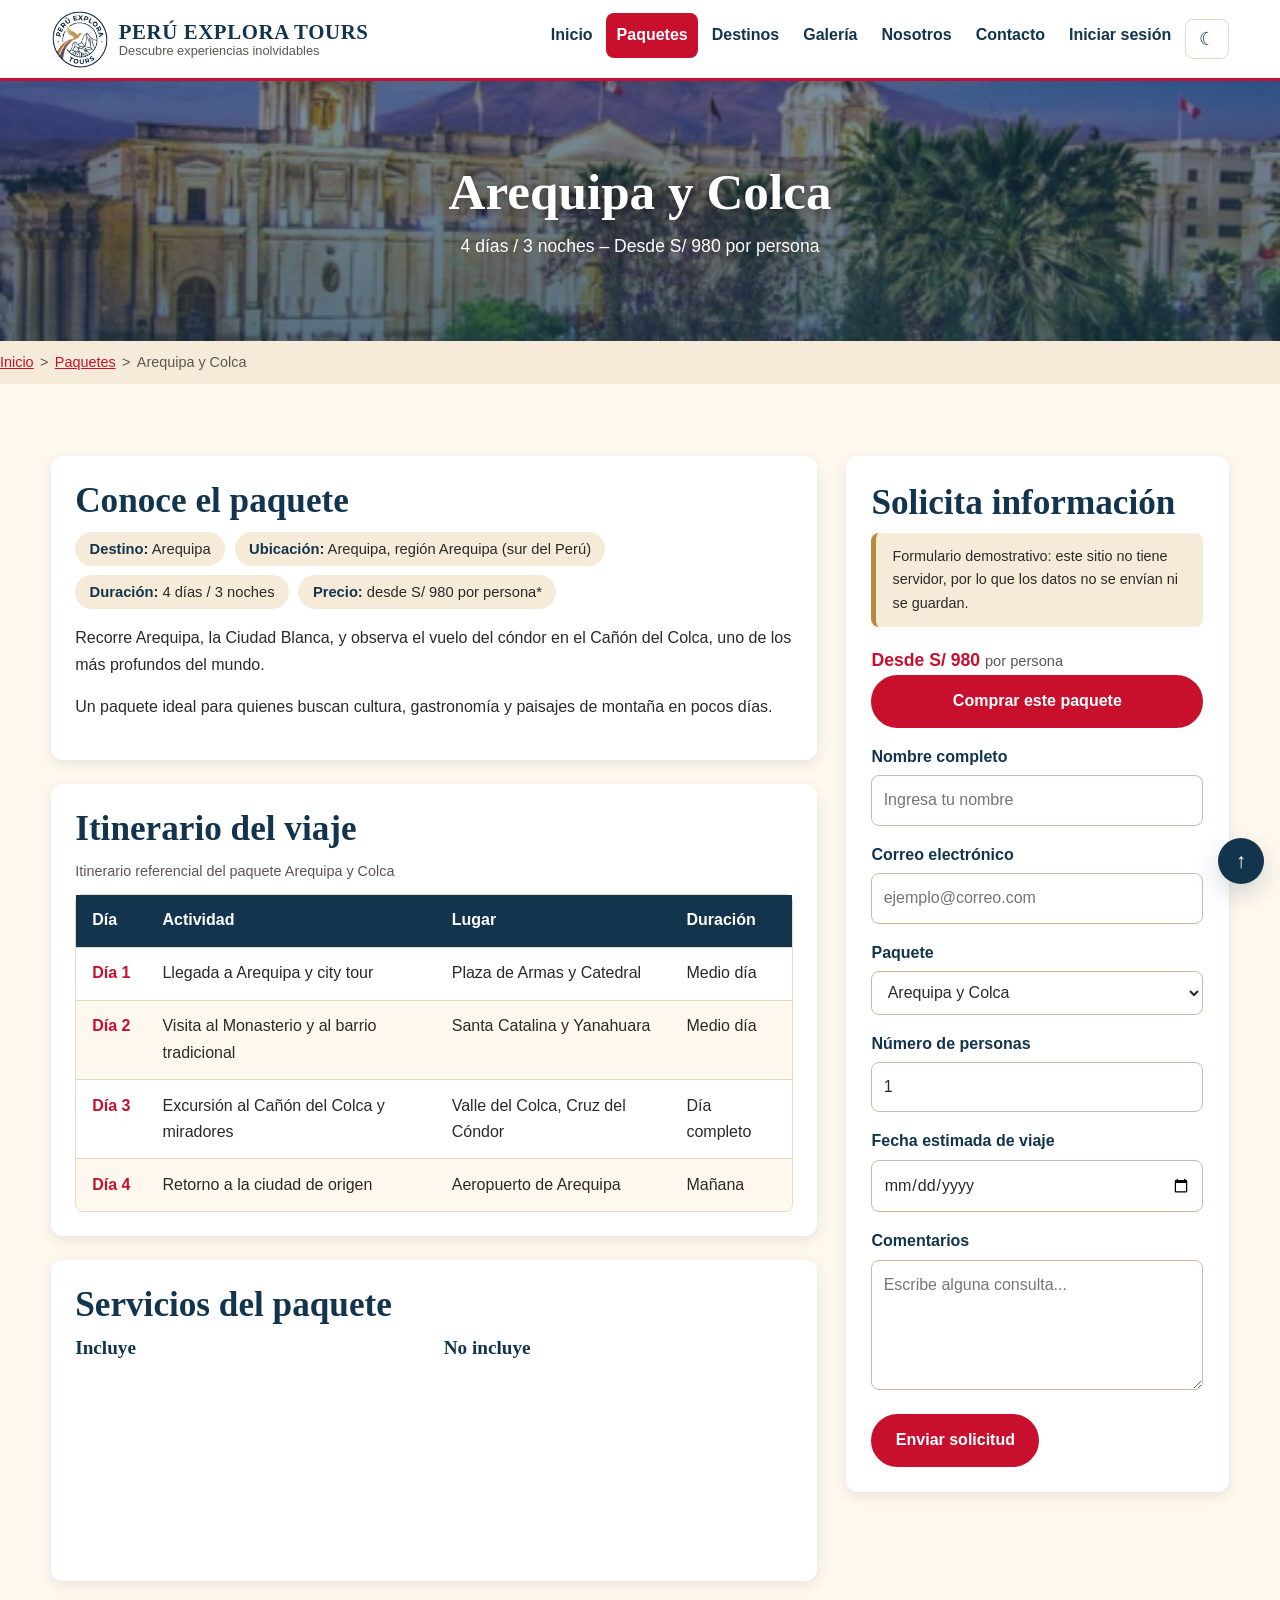
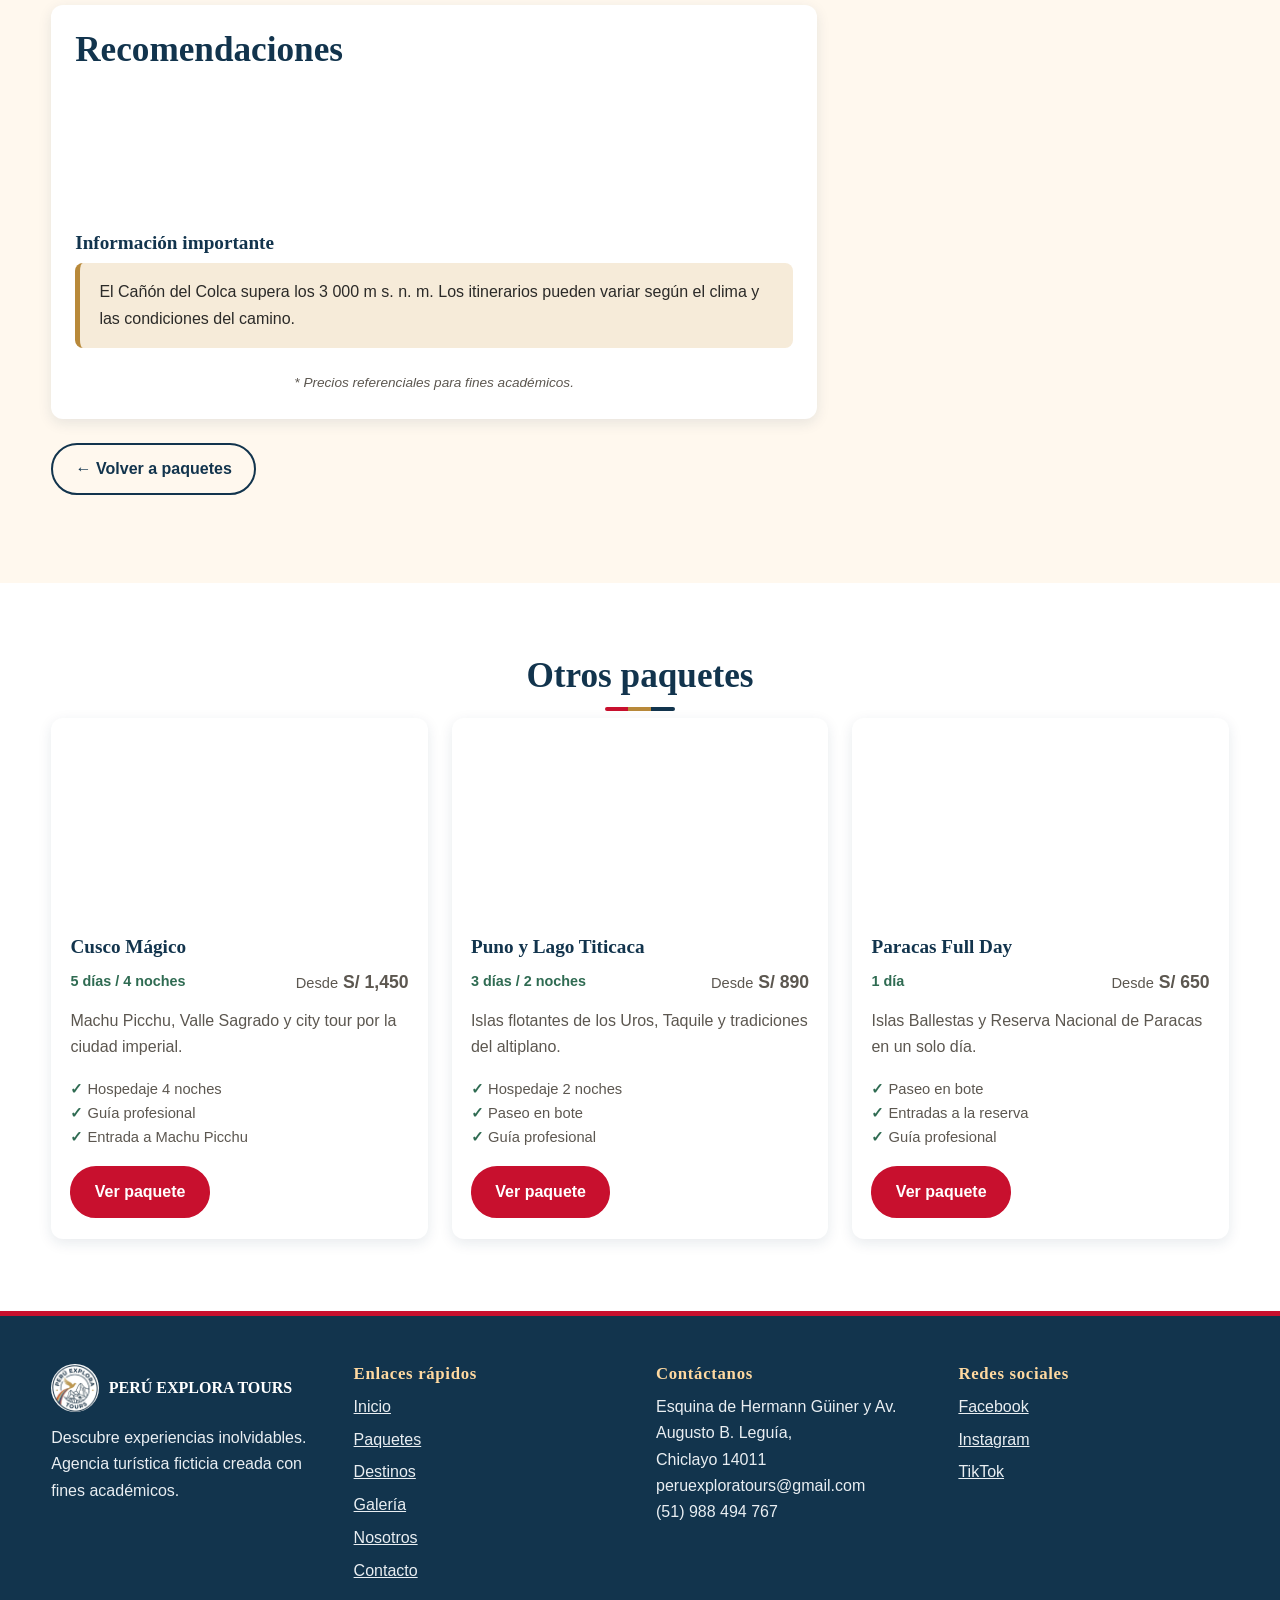
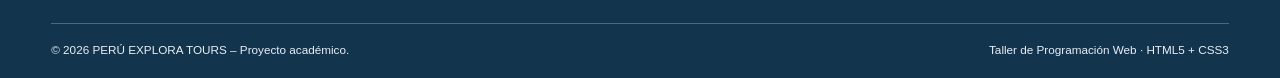
<file: paquete-arequipa.html>
<!DOCTYPE html>
<html lang="es">
<head>
    <meta charset="UTF-8">
    <meta name="viewport" content="width=device-width, initial-scale=1.0">
    <meta name="description" content="Perú Explora Tours - Descubre experiencias inolvidables. Proyecto académico.">
    <title>Arequipa y Colca | Perú Explora Tours</title>
    <link rel="stylesheet" href="css/estilos.css">
    <script src="js/sesion.js"></script>
    <script src="js/interfaz.js"></script>
    <script src="js/paquetes.js" defer></script>
</head>
<body>

<header class="site-header" id="inicio">
    <div class="container header-bar">

        <a class="brand" href="index.html" aria-label="Perú Explora Tours - ir al inicio">
            <img src="images/logo.jpg" alt="Logo de Perú Explora Tours" width="58" height="58">
            <span class="brand-texto">
                <span class="brand-nombre">PERÚ EXPLORA TOURS</span>
                <span class="brand-lema">Descubre experiencias inolvidables</span>
            </span>
        </a>

        <input type="checkbox" id="menu-toggle" aria-label="Mostrar u ocultar el menú">
        <label class="menu-btn" for="menu-toggle"><span></span><span class="solo-lectores">Menú</span></label>

        <nav class="main-nav" aria-label="Navegación principal">
            <ul>
                    <li><a href="index.html">Inicio</a></li>
                    <li><a class="activo" href="paquetes.html" aria-current="page">Paquetes</a></li>
                    <li><a href="destinos.html">Destinos</a></li>
                    <li><a href="galeria.html">Galería</a></li>
                    <li><a href="nosotros.html">Nosotros</a></li>
                    <li><a href="contacto.html">Contacto</a></li>
            </ul>
        </nav>

    </div>
</header>

<main>
    <section class="page-banner banner-arequipa">
        <div class="container">
            <h1>Arequipa y Colca</h1>
            <p>4 días / 3 noches &ndash; Desde S/ 980 por persona</p>
        </div>
    </section>
    <nav class="breadcrumb" aria-label="Ruta de navegación">
        <ol class="container">
            <li><a href="index.html">Inicio</a></li>
            <li><a href="paquetes.html">Paquetes</a></li>
            <li aria-current="page">Arequipa y Colca</li>
        </ol>
    </nav>

    <section class="section">
        <div class="container detalle">

            <div>
                <section class="detalle-box">
                    <h2>Conoce el paquete</h2>
                    <ul class="ficha">
                        <li><strong>Destino:</strong> Arequipa</li>
                        <li><strong>Ubicación:</strong> Arequipa, región Arequipa (sur del Perú)</li>
                        <li><strong>Duración:</strong> 4 días / 3 noches</li>
                        <li><strong>Precio:</strong> desde S/ 980 por persona*</li>
                    </ul>
                    <p>Recorre Arequipa, la Ciudad Blanca, y observa el vuelo del cóndor en el Cañón del Colca, uno de los más profundos del mundo.</p>
                    <p>Un paquete ideal para quienes buscan cultura, gastronomía y paisajes de montaña en pocos días.</p>
                </section>

                <section class="detalle-box">
                    <h2>Itinerario del viaje</h2>
                    <div class="tabla-wrap">
                        <table class="itinerario">
                            <caption>Itinerario referencial del paquete Arequipa y Colca</caption>
                            <thead>
                                <tr><th scope="col">Día</th><th scope="col">Actividad</th><th scope="col">Lugar</th><th scope="col">Duración</th></tr>
                            </thead>
                            <tbody>
                        <tr>
                            <td data-label="Día">Día 1</td>
                            <td data-label="Actividad">Llegada a Arequipa y city tour</td>
                            <td data-label="Lugar">Plaza de Armas y Catedral</td>
                            <td data-label="Duración">Medio día</td>
                        </tr>
                        <tr>
                            <td data-label="Día">Día 2</td>
                            <td data-label="Actividad">Visita al Monasterio y al barrio tradicional</td>
                            <td data-label="Lugar">Santa Catalina y Yanahuara</td>
                            <td data-label="Duración">Medio día</td>
                        </tr>
                        <tr>
                            <td data-label="Día">Día 3</td>
                            <td data-label="Actividad">Excursión al Cañón del Colca y miradores</td>
                            <td data-label="Lugar">Valle del Colca, Cruz del Cóndor</td>
                            <td data-label="Duración">Día completo</td>
                        </tr>
                        <tr>
                            <td data-label="Día">Día 4</td>
                            <td data-label="Actividad">Retorno a la ciudad de origen</td>
                            <td data-label="Lugar">Aeropuerto de Arequipa</td>
                            <td data-label="Duración">Mañana</td>
                        </tr>
                            </tbody>
                        </table>
                    </div>
                </section>

                <section class="detalle-box">
                    <h2>Servicios del paquete</h2>
                    <div class="incluye-grid">
                        <div>
                            <h3>Incluye</h3>
                            <ul class="lista-si">
                        <li>Transporte turístico</li>
                        <li>Hospedaje por 3 noches</li>
                        <li>Guía turístico profesional</li>
                        <li>Excursión al Cañón del Colca</li>
                        <li>Desayuno diario</li>
                            </ul>
                        </div>
                        <div>
                            <h3>No incluye</h3>
                            <ul class="lista-no">
                        <li>Almuerzos y cenas</li>
                        <li>Gastos personales</li>
                        <li>Pasajes hasta Arequipa</li>
                        <li>Servicios adicionales</li>
                            </ul>
                        </div>
                    </div>
                </section>

                <section class="detalle-box">
                    <h2>Recomendaciones</h2>
                    <ul class="lista-simple">
                        <li>Llevar ropa de abrigo para el Colca (hace frío temprano)</li>
                        <li>Usar protector solar</li>
                        <li>Llevar efectivo para compras pequeñas</li>
                        <li>Beber bastante agua por la altura</li>
                    </ul>
                    <h3>Información importante</h3>
                    <div class="nota-importante"><p>El Cañón del Colca supera los 3 000 m s. n. m. Los itinerarios pueden variar según el clima y las condiciones del camino.</p></div>
                    <p class="aviso">* Precios referenciales para fines académicos.</p>
                </section>

                <p><a class="btn btn-borde" href="paquetes.html">&larr; Volver a paquetes</a></p>
            </div>

            <aside>
                <section class="form-card" id="reserva">
                    <h2>Solicita información</h2>
                    <p class="form-demo">Formulario demostrativo: este sitio no tiene servidor, por lo que los datos no se envían ni se guardan.</p>
                    <p class="precio">Desde S/ 980 <small>por persona</small></p>
                    <a class="btn btn-comprar" href="compra.html?paquete=arequipa">Comprar este paquete</a>
                    <form action="#" method="post">
                        <div class="form-group">
                            <label for="nombre">Nombre completo</label>
                            <input type="text" id="nombre" name="nombre" placeholder="Ingresa tu nombre" required>
                        </div>
                        <div class="form-group">
                            <label for="correo">Correo electrónico</label>
                            <input type="email" id="correo" name="correo" placeholder="ejemplo@correo.com" required>
                        </div>
                        <div class="form-group">
                            <label for="paquete">Paquete</label>
                            <select id="paquete" name="paquete"><option value="Cusco Mágico">Cusco Mágico</option><option value="Arequipa y Colca" selected>Arequipa y Colca</option><option value="Puno y Lago Titicaca">Puno y Lago Titicaca</option><option value="Paracas Full Day">Paracas Full Day</option></select>
                        </div>
                        <div class="form-group">
                            <label for="personas">Número de personas</label>
                            <input type="number" id="personas" name="personas" min="1" max="20" value="1" required>
                        </div>
                        <div class="form-group">
                            <label for="fecha">Fecha estimada de viaje</label>
                            <input type="date" id="fecha" name="fecha" required>
                        </div>
                        <div class="form-group">
                            <label for="comentarios">Comentarios</label>
                            <textarea id="comentarios" name="comentarios" rows="4" placeholder="Escribe alguna consulta..."></textarea>
                        </div>
                        <button class="btn" type="submit">Enviar solicitud</button>
                    </form>
                </section>
            </aside>

        </div>
    </section>

    <section class="section section-claro">
        <div class="container">
            <h2 class="section-title">Otros paquetes</h2>
            <div class="cards">
            <article class="card">
                <div class="card-img">
                    <img src="images/paquete-cusco.jpg" alt="Paquete turístico Cusco" loading="lazy">
                    <span class="etiqueta">Más vendido</span>
                </div>
                <div class="card-content">
                    <h3>Cusco Mágico</h3>
                    <div class="card-datos">
                        <span class="duracion">5 días / 4 noches</span>
                        <p class="precio"><small>Desde</small> S/ 1,450</p>
                    </div>
                    <p>Machu Picchu, Valle Sagrado y city tour por la ciudad imperial.</p>
                    <ul class="servicios">
                        <li>Hospedaje 4 noches</li>
                        <li>Guía profesional</li>
                        <li>Entrada a Machu Picchu</li>
                    </ul>
                    <a class="btn" href="paquete-cusco.html">Ver paquete</a>
                </div>
            </article>
            <article class="card">
                <div class="card-img">
                    <img src="images/paquete-puno.jpg" alt="Paquete turístico Puno" loading="lazy">
                    <span class="etiqueta">Nuevo</span>
                </div>
                <div class="card-content">
                    <h3>Puno y Lago Titicaca</h3>
                    <div class="card-datos">
                        <span class="duracion">3 días / 2 noches</span>
                        <p class="precio"><small>Desde</small> S/ 890</p>
                    </div>
                    <p>Islas flotantes de los Uros, Taquile y tradiciones del altiplano.</p>
                    <ul class="servicios">
                        <li>Hospedaje 2 noches</li>
                        <li>Paseo en bote</li>
                        <li>Guía profesional</li>
                    </ul>
                    <a class="btn" href="paquete-puno.html">Ver paquete</a>
                </div>
            </article>
            <article class="card">
                <div class="card-img">
                    <img src="images/paquete-paracas.jpg" alt="Paquete turístico Paracas" loading="lazy">
                    <span class="etiqueta">1 día</span>
                </div>
                <div class="card-content">
                    <h3>Paracas Full Day</h3>
                    <div class="card-datos">
                        <span class="duracion">1 día</span>
                        <p class="precio"><small>Desde</small> S/ 650</p>
                    </div>
                    <p>Islas Ballestas y Reserva Nacional de Paracas en un solo día.</p>
                    <ul class="servicios">
                        <li>Paseo en bote</li>
                        <li>Entradas a la reserva</li>
                        <li>Guía profesional</li>
                    </ul>
                    <a class="btn" href="paquete-paracas.html">Ver paquete</a>
                </div>
            </article>
            </div>
        </div>
    </section>
</main>

<footer class="site-footer">
    <div class="container footer-grid">

        <div>
            <div class="footer-logo">
                <img src="images/logo.jpg" alt="Logo de Perú Explora Tours" width="48" height="48">
                <strong>PERÚ EXPLORA TOURS</strong>
            </div>
            <p>Descubre experiencias inolvidables. Agencia turística ficticia creada con fines académicos.</p>
        </div>

        <div>
            <h2>Enlaces rápidos</h2>
            <ul>
                <li><a href="index.html">Inicio</a></li>
                <li><a href="paquetes.html">Paquetes</a></li>
                <li><a href="destinos.html">Destinos</a></li>
                <li><a href="galeria.html">Galería</a></li>
                <li><a href="nosotros.html">Nosotros</a></li>
                <li><a href="contacto.html">Contacto</a></li>
            </ul>
        </div>

        <div>
            <h2>Contáctanos</h2>
            <address>
                Esquina de Hermann Güiner y Av. Augusto B. Leguía,<br>
                Chiclayo 14011<br>
                peruexploratours@gmail.com<br>
                (51) 988 494 767
            </address>
        </div>

        <div>
            <h2>Redes sociales</h2>
            <ul>
                <li><a href="https://www.facebook.com/share/1FrJDhEqK4/" target="_blank" rel="noopener noreferrer">Facebook</a></li>
                <li><a href="https://www.instagram.com/peruexploratours?avpt=MWdseGxvdG8yeDJudw==" target="_blank" rel="noopener noreferrer">Instagram</a></li>
                <li><a href="https://www.tiktok.com/@peruexploratours?is_from_webapp=1&sender_device=pc" target="_blank" rel="noopener noreferrer">TikTok</a></li>
            </ul>
        </div>

    </div>

    <div class="container copyright">
        <small>&copy; 2026 PERÚ EXPLORA TOURS &ndash; Proyecto académico.</small>
        <small>Taller de Programación Web &middot; HTML5 + CSS3</small>
    </div>
</footer>

<a class="volver-arriba" href="#inicio" aria-label="Volver arriba">&uarr;</a>

</body>
</html>
</file>
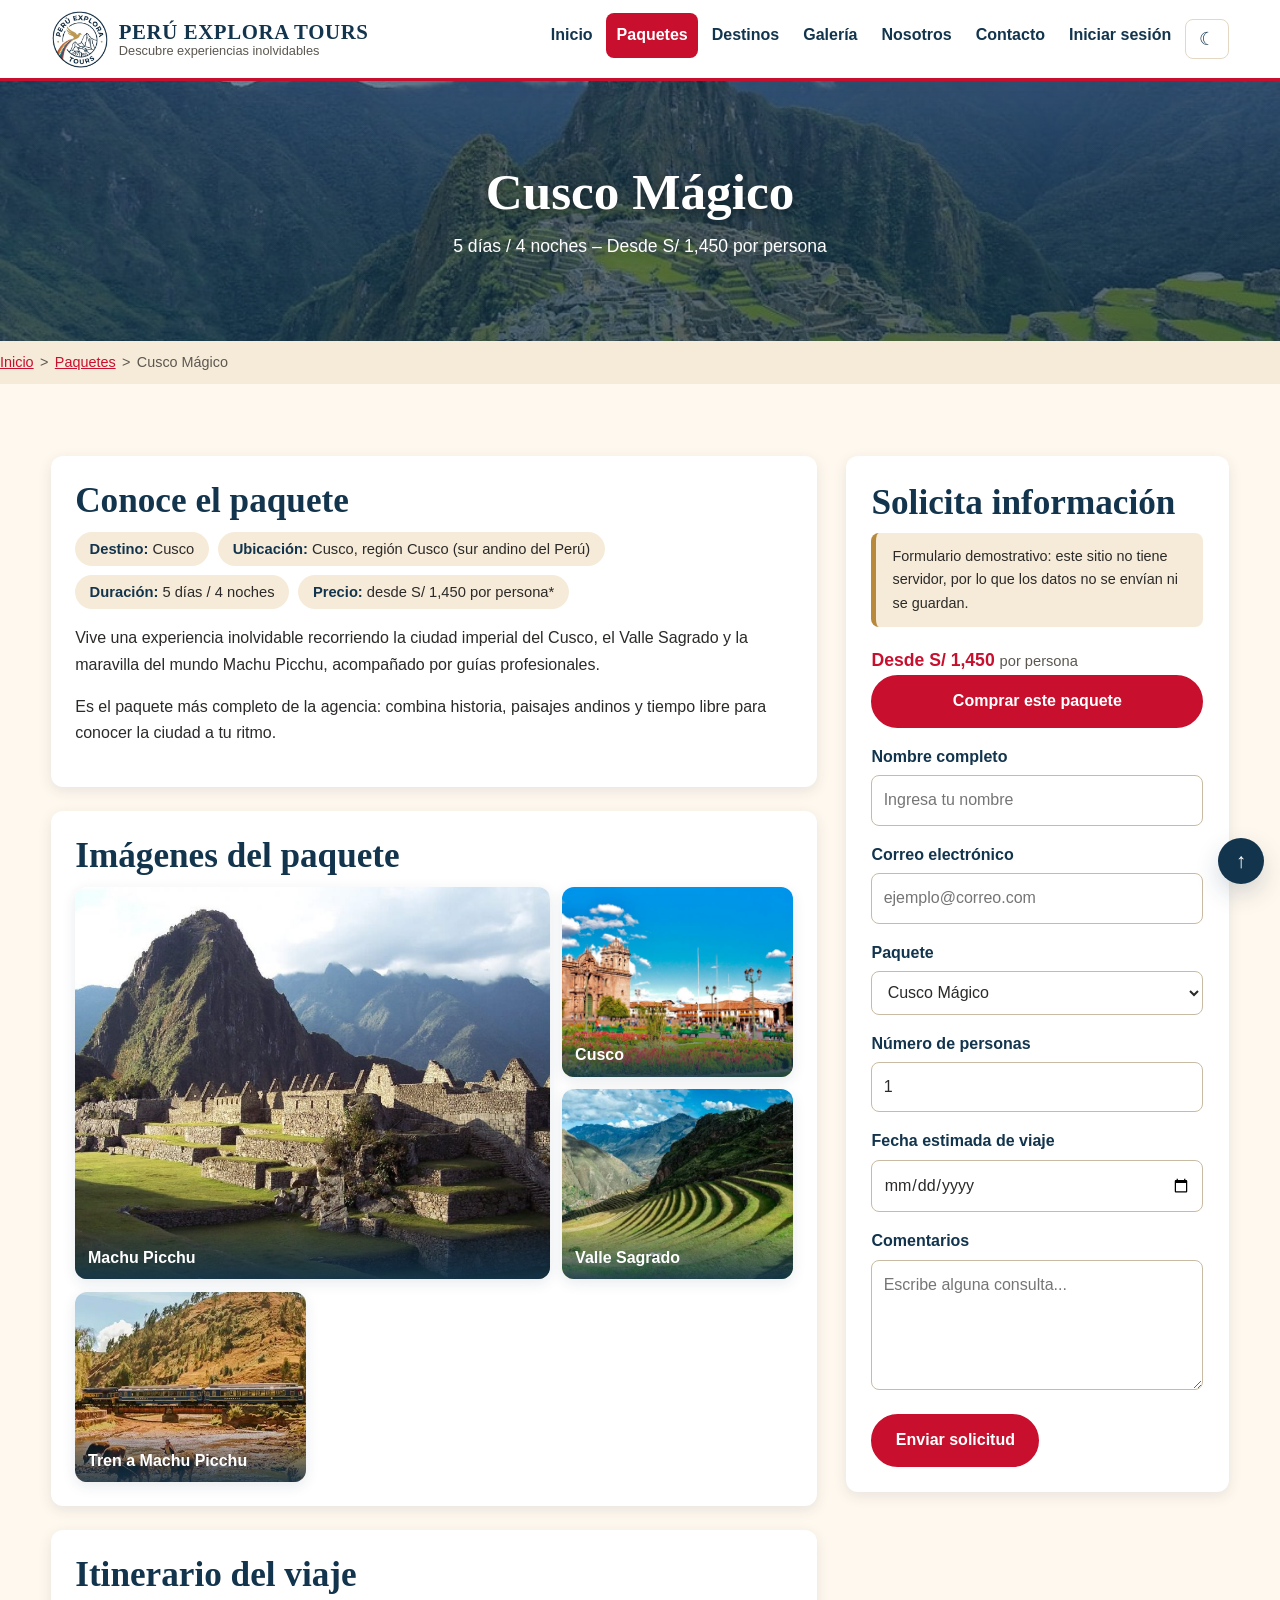
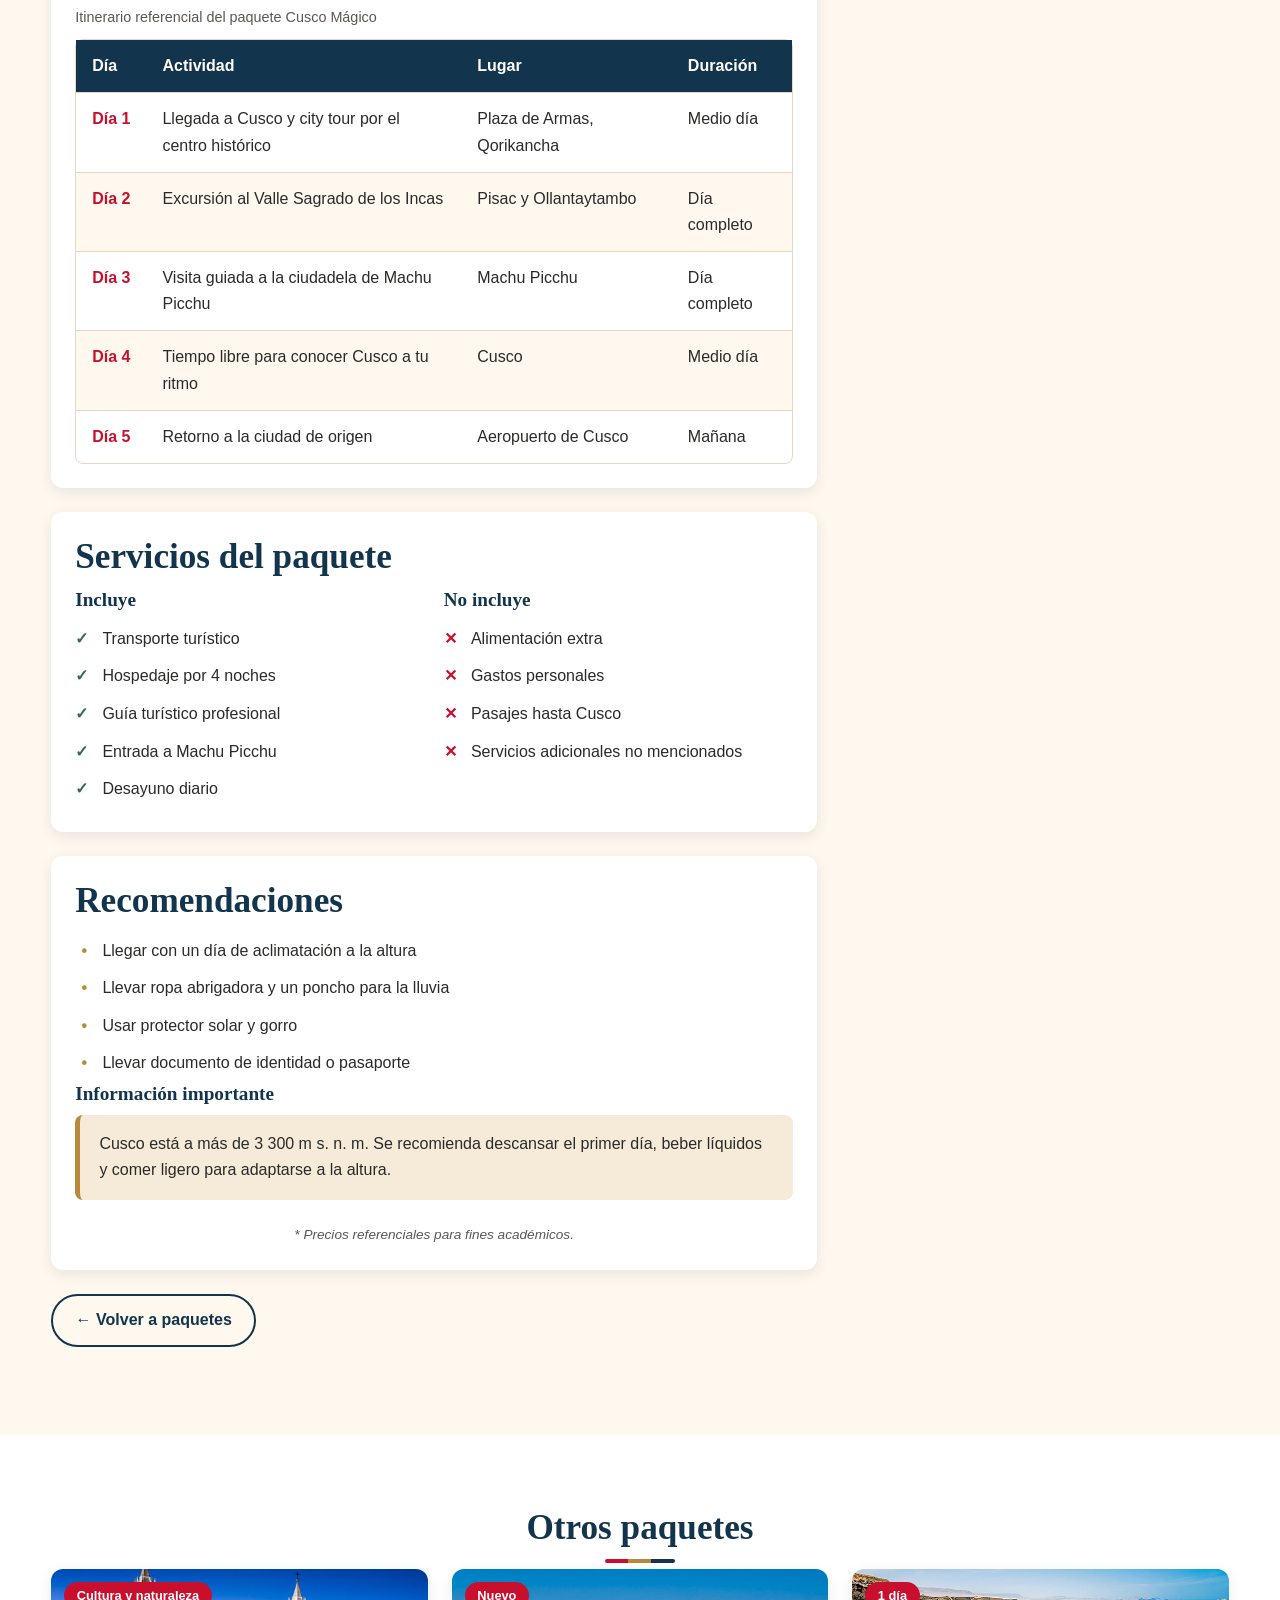
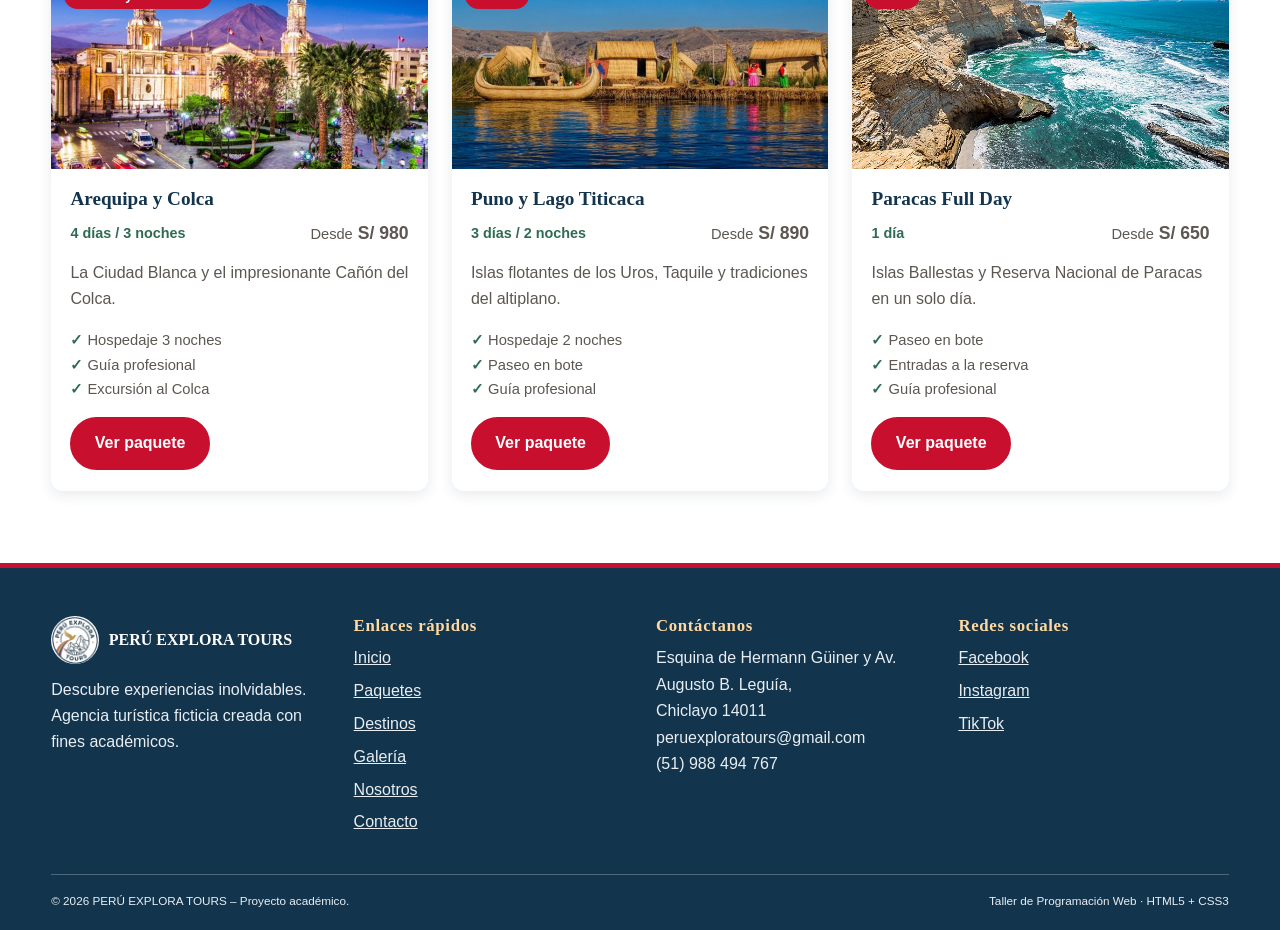
<file: paquete-cusco.html>
<!DOCTYPE html>
<html lang="es">
<head>
    <meta charset="UTF-8">
    <meta name="viewport" content="width=device-width, initial-scale=1.0">
    <meta name="description" content="Perú Explora Tours - Descubre experiencias inolvidables. Proyecto académico.">
    <title>Cusco Mágico | Perú Explora Tours</title>
    <link rel="stylesheet" href="css/estilos.css">
    <script src="js/sesion.js"></script>
    <script src="js/interfaz.js"></script>
    <script src="js/paquetes.js" defer></script>
</head>
<body>

<header class="site-header" id="inicio">
    <div class="container header-bar">

        <a class="brand" href="index.html" aria-label="Perú Explora Tours - ir al inicio">
            <img src="images/logo.jpg" alt="Logo de Perú Explora Tours" width="58" height="58">
            <span class="brand-texto">
                <span class="brand-nombre">PERÚ EXPLORA TOURS</span>
                <span class="brand-lema">Descubre experiencias inolvidables</span>
            </span>
        </a>

        <input type="checkbox" id="menu-toggle" aria-label="Mostrar u ocultar el menú">
        <label class="menu-btn" for="menu-toggle"><span></span><span class="solo-lectores">Menú</span></label>

        <nav class="main-nav" aria-label="Navegación principal">
            <ul>
                    <li><a href="index.html">Inicio</a></li>
                    <li><a class="activo" href="paquetes.html" aria-current="page">Paquetes</a></li>
                    <li><a href="destinos.html">Destinos</a></li>
                    <li><a href="galeria.html">Galería</a></li>
                    <li><a href="nosotros.html">Nosotros</a></li>
                    <li><a href="contacto.html">Contacto</a></li>
            </ul>
        </nav>

    </div>
</header>

<main>
    <section class="page-banner banner-cusco">
        <div class="container">
            <h1>Cusco Mágico</h1>
            <p>5 días / 4 noches &ndash; Desde S/ 1,450 por persona</p>
        </div>
    </section>
    <nav class="breadcrumb" aria-label="Ruta de navegación">
        <ol class="container">
            <li><a href="index.html">Inicio</a></li>
            <li><a href="paquetes.html">Paquetes</a></li>
            <li aria-current="page">Cusco Mágico</li>
        </ol>
    </nav>

    <section class="section">
        <div class="container detalle">

            <div>
                <section class="detalle-box">
                    <h2>Conoce el paquete</h2>
                    <ul class="ficha">
                        <li><strong>Destino:</strong> Cusco</li>
                        <li><strong>Ubicación:</strong> Cusco, región Cusco (sur andino del Perú)</li>
                        <li><strong>Duración:</strong> 5 días / 4 noches</li>
                        <li><strong>Precio:</strong> desde S/ 1,450 por persona*</li>
                    </ul>
                    <p>Vive una experiencia inolvidable recorriendo la ciudad imperial del Cusco, el Valle Sagrado y la maravilla del mundo Machu Picchu, acompañado por guías profesionales.</p>
                    <p>Es el paquete más completo de la agencia: combina historia, paisajes andinos y tiempo libre para conocer la ciudad a tu ritmo.</p>
                </section>

                <section class="detalle-box">
                    <h2>Imágenes del paquete</h2>
                    <div class="galeria">
                    <figure class="grande">
                        <img src="images/paquete-cusco-1.jpg" alt="Vista de Machu Picchu" loading="lazy">
                        <figcaption>Machu Picchu</figcaption>
                    </figure>
                    <figure>
                        <img src="images/paquete-cusco-2.jpg" alt="Vista del Cusco" loading="lazy">
                        <figcaption>Cusco</figcaption>
                    </figure>
                    <figure>
                        <img src="images/paquete-cusco-3.jpg" alt="Valle Sagrado" loading="lazy">
                        <figcaption>Valle Sagrado</figcaption>
                    </figure>
                    <figure>
                        <img src="images/paquete-cusco-4.jpg" alt="Tren hacia Machu Picchu" loading="lazy">
                        <figcaption>Tren a Machu Picchu</figcaption>
                    </figure>
                    </div>
                </section>

                <section class="detalle-box">
                    <h2>Itinerario del viaje</h2>
                    <div class="tabla-wrap">
                        <table class="itinerario">
                            <caption>Itinerario referencial del paquete Cusco Mágico</caption>
                            <thead>
                                <tr><th scope="col">Día</th><th scope="col">Actividad</th><th scope="col">Lugar</th><th scope="col">Duración</th></tr>
                            </thead>
                            <tbody>
                        <tr>
                            <td data-label="Día">Día 1</td>
                            <td data-label="Actividad">Llegada a Cusco y city tour por el centro histórico</td>
                            <td data-label="Lugar">Plaza de Armas, Qorikancha</td>
                            <td data-label="Duración">Medio día</td>
                        </tr>
                        <tr>
                            <td data-label="Día">Día 2</td>
                            <td data-label="Actividad">Excursión al Valle Sagrado de los Incas</td>
                            <td data-label="Lugar">Pisac y Ollantaytambo</td>
                            <td data-label="Duración">Día completo</td>
                        </tr>
                        <tr>
                            <td data-label="Día">Día 3</td>
                            <td data-label="Actividad">Visita guiada a la ciudadela de Machu Picchu</td>
                            <td data-label="Lugar">Machu Picchu</td>
                            <td data-label="Duración">Día completo</td>
                        </tr>
                        <tr>
                            <td data-label="Día">Día 4</td>
                            <td data-label="Actividad">Tiempo libre para conocer Cusco a tu ritmo</td>
                            <td data-label="Lugar">Cusco</td>
                            <td data-label="Duración">Medio día</td>
                        </tr>
                        <tr>
                            <td data-label="Día">Día 5</td>
                            <td data-label="Actividad">Retorno a la ciudad de origen</td>
                            <td data-label="Lugar">Aeropuerto de Cusco</td>
                            <td data-label="Duración">Mañana</td>
                        </tr>
                            </tbody>
                        </table>
                    </div>
                </section>

                <section class="detalle-box">
                    <h2>Servicios del paquete</h2>
                    <div class="incluye-grid">
                        <div>
                            <h3>Incluye</h3>
                            <ul class="lista-si">
                        <li>Transporte turístico</li>
                        <li>Hospedaje por 4 noches</li>
                        <li>Guía turístico profesional</li>
                        <li>Entrada a Machu Picchu</li>
                        <li>Desayuno diario</li>
                            </ul>
                        </div>
                        <div>
                            <h3>No incluye</h3>
                            <ul class="lista-no">
                        <li>Alimentación extra</li>
                        <li>Gastos personales</li>
                        <li>Pasajes hasta Cusco</li>
                        <li>Servicios adicionales no mencionados</li>
                            </ul>
                        </div>
                    </div>
                </section>

                <section class="detalle-box">
                    <h2>Recomendaciones</h2>
                    <ul class="lista-simple">
                        <li>Llegar con un día de aclimatación a la altura</li>
                        <li>Llevar ropa abrigadora y un poncho para la lluvia</li>
                        <li>Usar protector solar y gorro</li>
                        <li>Llevar documento de identidad o pasaporte</li>
                    </ul>
                    <h3>Información importante</h3>
                    <div class="nota-importante"><p>Cusco está a más de 3 300 m s. n. m. Se recomienda descansar el primer día, beber líquidos y comer ligero para adaptarse a la altura.</p></div>
                    <p class="aviso">* Precios referenciales para fines académicos.</p>
                </section>

                <p><a class="btn btn-borde" href="paquetes.html">&larr; Volver a paquetes</a></p>
            </div>

            <aside>
                <section class="form-card" id="reserva">
                    <h2>Solicita información</h2>
                    <p class="form-demo">Formulario demostrativo: este sitio no tiene servidor, por lo que los datos no se envían ni se guardan.</p>
                    <p class="precio">Desde S/ 1,450 <small>por persona</small></p>
                    <a class="btn btn-comprar" href="compra.html?paquete=cusco">Comprar este paquete</a>
                    <form action="#" method="post">
                        <div class="form-group">
                            <label for="nombre">Nombre completo</label>
                            <input type="text" id="nombre" name="nombre" placeholder="Ingresa tu nombre" required>
                        </div>
                        <div class="form-group">
                            <label for="correo">Correo electrónico</label>
                            <input type="email" id="correo" name="correo" placeholder="ejemplo@correo.com" required>
                        </div>
                        <div class="form-group">
                            <label for="paquete">Paquete</label>
                            <select id="paquete" name="paquete"><option value="Cusco Mágico" selected>Cusco Mágico</option><option value="Arequipa y Colca">Arequipa y Colca</option><option value="Puno y Lago Titicaca">Puno y Lago Titicaca</option><option value="Paracas Full Day">Paracas Full Day</option></select>
                        </div>
                        <div class="form-group">
                            <label for="personas">Número de personas</label>
                            <input type="number" id="personas" name="personas" min="1" max="20" value="1" required>
                        </div>
                        <div class="form-group">
                            <label for="fecha">Fecha estimada de viaje</label>
                            <input type="date" id="fecha" name="fecha" required>
                        </div>
                        <div class="form-group">
                            <label for="comentarios">Comentarios</label>
                            <textarea id="comentarios" name="comentarios" rows="4" placeholder="Escribe alguna consulta..."></textarea>
                        </div>
                        <button class="btn" type="submit">Enviar solicitud</button>
                    </form>
                </section>
            </aside>

        </div>
    </section>

    <section class="section section-claro">
        <div class="container">
            <h2 class="section-title">Otros paquetes</h2>
            <div class="cards">
            <article class="card">
                <div class="card-img">
                    <img src="images/paquete-arequipa.jpg" alt="Paquete turístico Arequipa" loading="lazy">
                    <span class="etiqueta">Cultura y naturaleza</span>
                </div>
                <div class="card-content">
                    <h3>Arequipa y Colca</h3>
                    <div class="card-datos">
                        <span class="duracion">4 días / 3 noches</span>
                        <p class="precio"><small>Desde</small> S/ 980</p>
                    </div>
                    <p>La Ciudad Blanca y el impresionante Cañón del Colca.</p>
                    <ul class="servicios">
                        <li>Hospedaje 3 noches</li>
                        <li>Guía profesional</li>
                        <li>Excursión al Colca</li>
                    </ul>
                    <a class="btn" href="paquete-arequipa.html">Ver paquete</a>
                </div>
            </article>
            <article class="card">
                <div class="card-img">
                    <img src="images/paquete-puno.jpg" alt="Paquete turístico Puno" loading="lazy">
                    <span class="etiqueta">Nuevo</span>
                </div>
                <div class="card-content">
                    <h3>Puno y Lago Titicaca</h3>
                    <div class="card-datos">
                        <span class="duracion">3 días / 2 noches</span>
                        <p class="precio"><small>Desde</small> S/ 890</p>
                    </div>
                    <p>Islas flotantes de los Uros, Taquile y tradiciones del altiplano.</p>
                    <ul class="servicios">
                        <li>Hospedaje 2 noches</li>
                        <li>Paseo en bote</li>
                        <li>Guía profesional</li>
                    </ul>
                    <a class="btn" href="paquete-puno.html">Ver paquete</a>
                </div>
            </article>
            <article class="card">
                <div class="card-img">
                    <img src="images/paquete-paracas.jpg" alt="Paquete turístico Paracas" loading="lazy">
                    <span class="etiqueta">1 día</span>
                </div>
                <div class="card-content">
                    <h3>Paracas Full Day</h3>
                    <div class="card-datos">
                        <span class="duracion">1 día</span>
                        <p class="precio"><small>Desde</small> S/ 650</p>
                    </div>
                    <p>Islas Ballestas y Reserva Nacional de Paracas en un solo día.</p>
                    <ul class="servicios">
                        <li>Paseo en bote</li>
                        <li>Entradas a la reserva</li>
                        <li>Guía profesional</li>
                    </ul>
                    <a class="btn" href="paquete-paracas.html">Ver paquete</a>
                </div>
            </article>
            </div>
        </div>
    </section>
</main>

<footer class="site-footer">
    <div class="container footer-grid">

        <div>
            <div class="footer-logo">
                <img src="images/logo.jpg" alt="Logo de Perú Explora Tours" width="48" height="48">
                <strong>PERÚ EXPLORA TOURS</strong>
            </div>
            <p>Descubre experiencias inolvidables. Agencia turística ficticia creada con fines académicos.</p>
        </div>

        <div>
            <h2>Enlaces rápidos</h2>
            <ul>
                <li><a href="index.html">Inicio</a></li>
                <li><a href="paquetes.html">Paquetes</a></li>
                <li><a href="destinos.html">Destinos</a></li>
                <li><a href="galeria.html">Galería</a></li>
                <li><a href="nosotros.html">Nosotros</a></li>
                <li><a href="contacto.html">Contacto</a></li>
            </ul>
        </div>

        <div>
            <h2>Contáctanos</h2>
            <address>
                Esquina de Hermann Güiner y Av. Augusto B. Leguía,<br>
                Chiclayo 14011<br>
                peruexploratours@gmail.com<br>
                (51) 988 494 767
            </address>
        </div>

        <div>
            <h2>Redes sociales</h2>
            <ul>
                <li><a href="https://www.facebook.com/share/1FrJDhEqK4/" target="_blank" rel="noopener noreferrer">Facebook</a></li>
                <li><a href="https://www.instagram.com/peruexploratours?avpt=MWdseGxvdG8yeDJudw==" target="_blank" rel="noopener noreferrer">Instagram</a></li>
                <li><a href="https://www.tiktok.com/@peruexploratours?is_from_webapp=1&sender_device=pc" target="_blank" rel="noopener noreferrer">TikTok</a></li>
            </ul>
        </div>

    </div>

    <div class="container copyright">
        <small>&copy; 2026 PERÚ EXPLORA TOURS &ndash; Proyecto académico.</small>
        <small>Taller de Programación Web &middot; HTML5 + CSS3</small>
    </div>
</footer>

<a class="volver-arriba" href="#inicio" aria-label="Volver arriba">&uarr;</a>

</body>
</html>
</file>
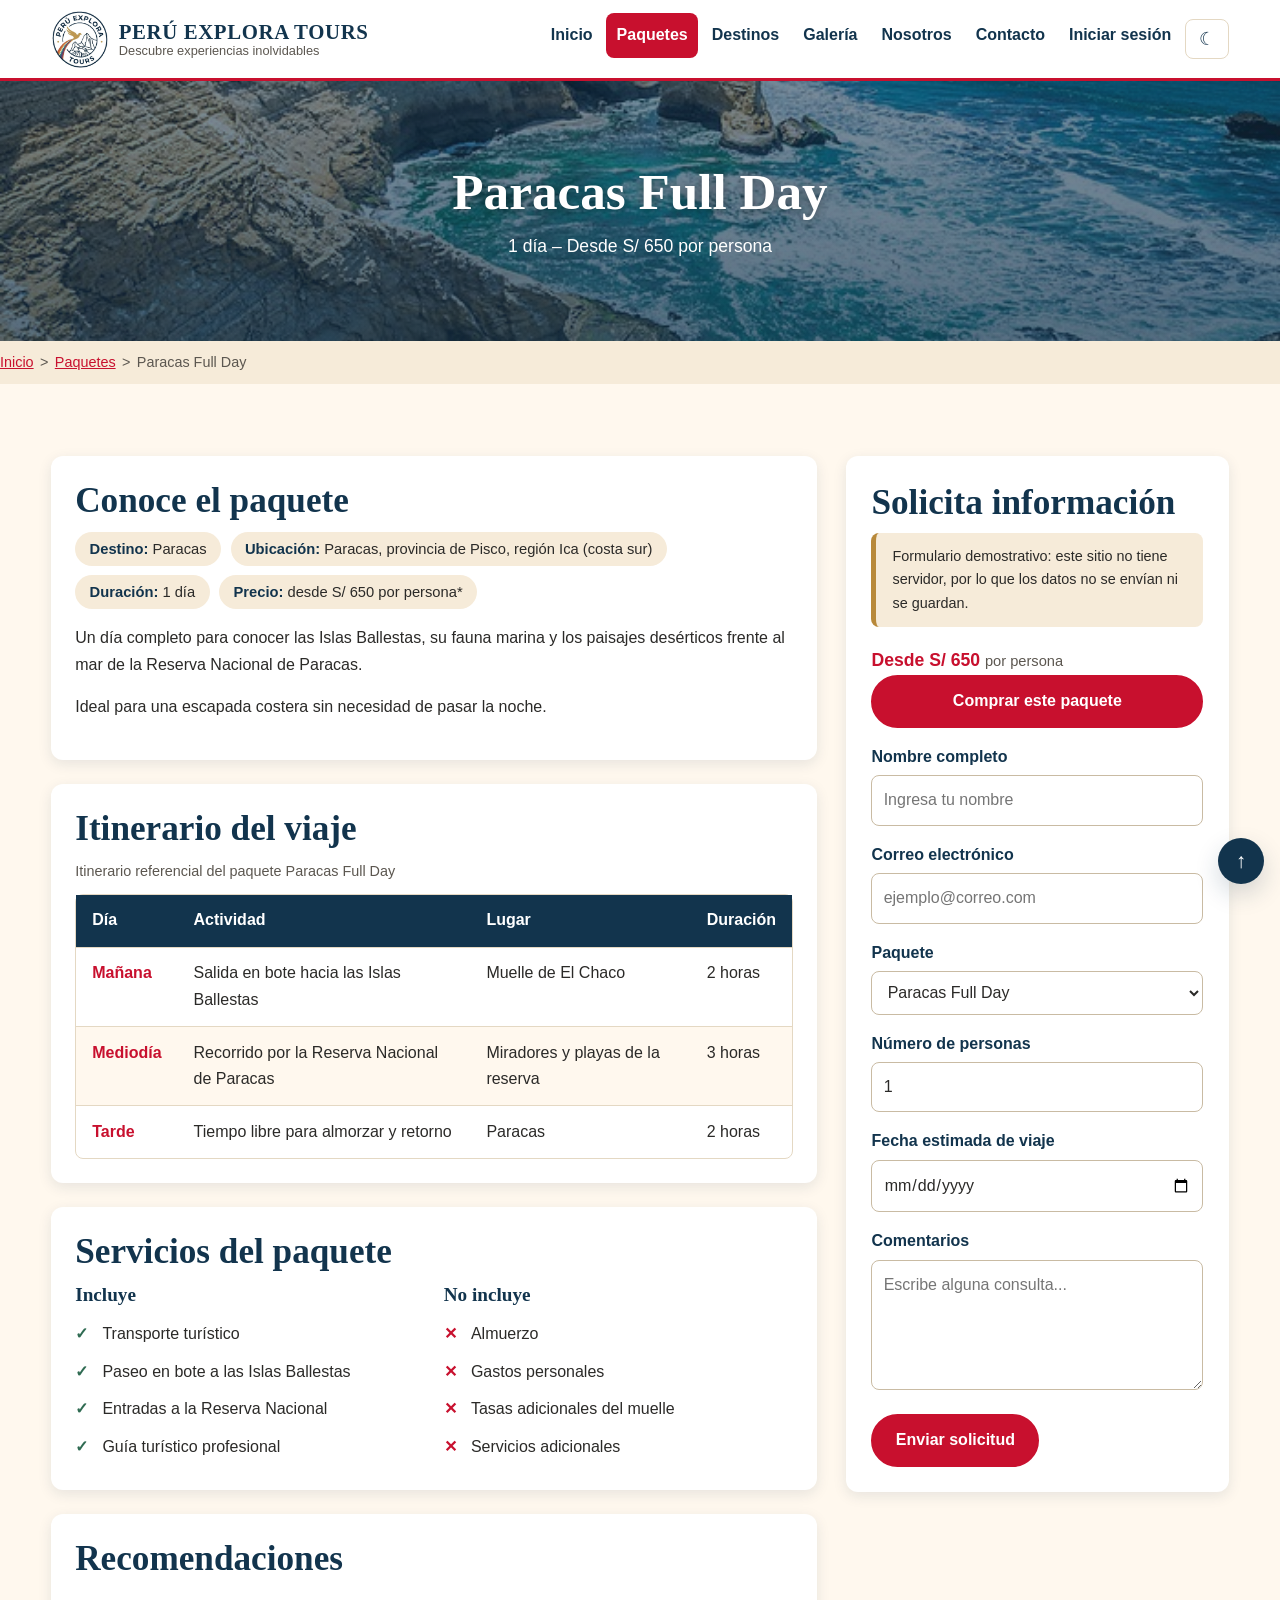
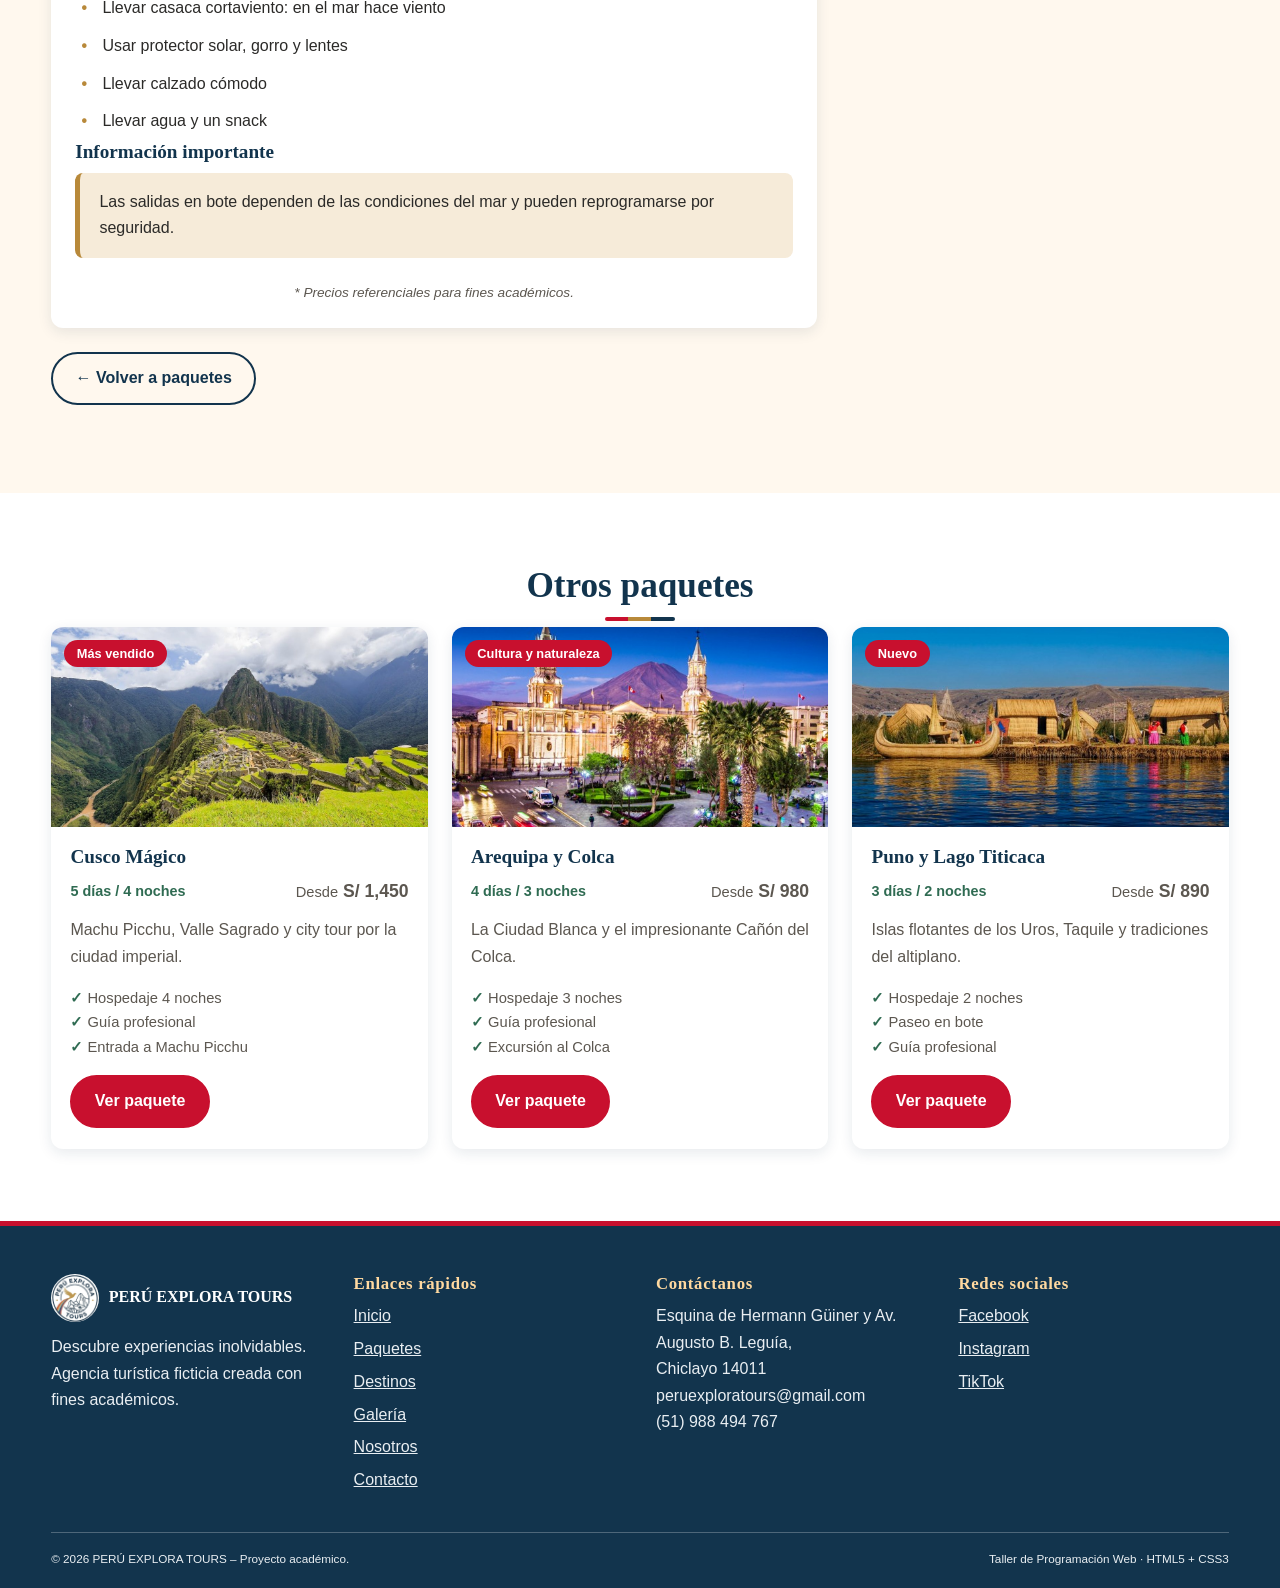
<file: paquete-paracas.html>
<!DOCTYPE html>
<html lang="es">
<head>
    <meta charset="UTF-8">
    <meta name="viewport" content="width=device-width, initial-scale=1.0">
    <meta name="description" content="Perú Explora Tours - Descubre experiencias inolvidables. Proyecto académico.">
    <title>Paracas Full Day | Perú Explora Tours</title>
    <link rel="stylesheet" href="css/estilos.css">
    <script src="js/sesion.js"></script>
    <script src="js/interfaz.js"></script>
    <script src="js/paquetes.js" defer></script>
</head>
<body>

<header class="site-header" id="inicio">
    <div class="container header-bar">

        <a class="brand" href="index.html" aria-label="Perú Explora Tours - ir al inicio">
            <img src="images/logo.jpg" alt="Logo de Perú Explora Tours" width="58" height="58">
            <span class="brand-texto">
                <span class="brand-nombre">PERÚ EXPLORA TOURS</span>
                <span class="brand-lema">Descubre experiencias inolvidables</span>
            </span>
        </a>

        <input type="checkbox" id="menu-toggle" aria-label="Mostrar u ocultar el menú">
        <label class="menu-btn" for="menu-toggle"><span></span><span class="solo-lectores">Menú</span></label>

        <nav class="main-nav" aria-label="Navegación principal">
            <ul>
                    <li><a href="index.html">Inicio</a></li>
                    <li><a class="activo" href="paquetes.html" aria-current="page">Paquetes</a></li>
                    <li><a href="destinos.html">Destinos</a></li>
                    <li><a href="galeria.html">Galería</a></li>
                    <li><a href="nosotros.html">Nosotros</a></li>
                    <li><a href="contacto.html">Contacto</a></li>
            </ul>
        </nav>

    </div>
</header>

<main>
    <section class="page-banner banner-paracas">
        <div class="container">
            <h1>Paracas Full Day</h1>
            <p>1 día &ndash; Desde S/ 650 por persona</p>
        </div>
    </section>
    <nav class="breadcrumb" aria-label="Ruta de navegación">
        <ol class="container">
            <li><a href="index.html">Inicio</a></li>
            <li><a href="paquetes.html">Paquetes</a></li>
            <li aria-current="page">Paracas Full Day</li>
        </ol>
    </nav>

    <section class="section">
        <div class="container detalle">

            <div>
                <section class="detalle-box">
                    <h2>Conoce el paquete</h2>
                    <ul class="ficha">
                        <li><strong>Destino:</strong> Paracas</li>
                        <li><strong>Ubicación:</strong> Paracas, provincia de Pisco, región Ica (costa sur)</li>
                        <li><strong>Duración:</strong> 1 día</li>
                        <li><strong>Precio:</strong> desde S/ 650 por persona*</li>
                    </ul>
                    <p>Un día completo para conocer las Islas Ballestas, su fauna marina y los paisajes desérticos frente al mar de la Reserva Nacional de Paracas.</p>
                    <p>Ideal para una escapada costera sin necesidad de pasar la noche.</p>
                </section>

                <section class="detalle-box">
                    <h2>Itinerario del viaje</h2>
                    <div class="tabla-wrap">
                        <table class="itinerario">
                            <caption>Itinerario referencial del paquete Paracas Full Day</caption>
                            <thead>
                                <tr><th scope="col">Día</th><th scope="col">Actividad</th><th scope="col">Lugar</th><th scope="col">Duración</th></tr>
                            </thead>
                            <tbody>
                        <tr>
                            <td data-label="Día">Mañana</td>
                            <td data-label="Actividad">Salida en bote hacia las Islas Ballestas</td>
                            <td data-label="Lugar">Muelle de El Chaco</td>
                            <td data-label="Duración">2 horas</td>
                        </tr>
                        <tr>
                            <td data-label="Día">Mediodía</td>
                            <td data-label="Actividad">Recorrido por la Reserva Nacional de Paracas</td>
                            <td data-label="Lugar">Miradores y playas de la reserva</td>
                            <td data-label="Duración">3 horas</td>
                        </tr>
                        <tr>
                            <td data-label="Día">Tarde</td>
                            <td data-label="Actividad">Tiempo libre para almorzar y retorno</td>
                            <td data-label="Lugar">Paracas</td>
                            <td data-label="Duración">2 horas</td>
                        </tr>
                            </tbody>
                        </table>
                    </div>
                </section>

                <section class="detalle-box">
                    <h2>Servicios del paquete</h2>
                    <div class="incluye-grid">
                        <div>
                            <h3>Incluye</h3>
                            <ul class="lista-si">
                        <li>Transporte turístico</li>
                        <li>Paseo en bote a las Islas Ballestas</li>
                        <li>Entradas a la Reserva Nacional</li>
                        <li>Guía turístico profesional</li>
                            </ul>
                        </div>
                        <div>
                            <h3>No incluye</h3>
                            <ul class="lista-no">
                        <li>Almuerzo</li>
                        <li>Gastos personales</li>
                        <li>Tasas adicionales del muelle</li>
                        <li>Servicios adicionales</li>
                            </ul>
                        </div>
                    </div>
                </section>

                <section class="detalle-box">
                    <h2>Recomendaciones</h2>
                    <ul class="lista-simple">
                        <li>Llevar casaca cortaviento: en el mar hace viento</li>
                        <li>Usar protector solar, gorro y lentes</li>
                        <li>Llevar calzado cómodo</li>
                        <li>Llevar agua y un snack</li>
                    </ul>
                    <h3>Información importante</h3>
                    <div class="nota-importante"><p>Las salidas en bote dependen de las condiciones del mar y pueden reprogramarse por seguridad.</p></div>
                    <p class="aviso">* Precios referenciales para fines académicos.</p>
                </section>

                <p><a class="btn btn-borde" href="paquetes.html">&larr; Volver a paquetes</a></p>
            </div>

            <aside>
                <section class="form-card" id="reserva">
                    <h2>Solicita información</h2>
                    <p class="form-demo">Formulario demostrativo: este sitio no tiene servidor, por lo que los datos no se envían ni se guardan.</p>
                    <p class="precio">Desde S/ 650 <small>por persona</small></p>
                    <a class="btn btn-comprar" href="compra.html?paquete=paracas">Comprar este paquete</a>
                    <form action="#" method="post">
                        <div class="form-group">
                            <label for="nombre">Nombre completo</label>
                            <input type="text" id="nombre" name="nombre" placeholder="Ingresa tu nombre" required>
                        </div>
                        <div class="form-group">
                            <label for="correo">Correo electrónico</label>
                            <input type="email" id="correo" name="correo" placeholder="ejemplo@correo.com" required>
                        </div>
                        <div class="form-group">
                            <label for="paquete">Paquete</label>
                            <select id="paquete" name="paquete"><option value="Cusco Mágico">Cusco Mágico</option><option value="Arequipa y Colca">Arequipa y Colca</option><option value="Puno y Lago Titicaca">Puno y Lago Titicaca</option><option value="Paracas Full Day" selected>Paracas Full Day</option></select>
                        </div>
                        <div class="form-group">
                            <label for="personas">Número de personas</label>
                            <input type="number" id="personas" name="personas" min="1" max="20" value="1" required>
                        </div>
                        <div class="form-group">
                            <label for="fecha">Fecha estimada de viaje</label>
                            <input type="date" id="fecha" name="fecha" required>
                        </div>
                        <div class="form-group">
                            <label for="comentarios">Comentarios</label>
                            <textarea id="comentarios" name="comentarios" rows="4" placeholder="Escribe alguna consulta..."></textarea>
                        </div>
                        <button class="btn" type="submit">Enviar solicitud</button>
                    </form>
                </section>
            </aside>

        </div>
    </section>

    <section class="section section-claro">
        <div class="container">
            <h2 class="section-title">Otros paquetes</h2>
            <div class="cards">
            <article class="card">
                <div class="card-img">
                    <img src="images/paquete-cusco.jpg" alt="Paquete turístico Cusco" loading="lazy">
                    <span class="etiqueta">Más vendido</span>
                </div>
                <div class="card-content">
                    <h3>Cusco Mágico</h3>
                    <div class="card-datos">
                        <span class="duracion">5 días / 4 noches</span>
                        <p class="precio"><small>Desde</small> S/ 1,450</p>
                    </div>
                    <p>Machu Picchu, Valle Sagrado y city tour por la ciudad imperial.</p>
                    <ul class="servicios">
                        <li>Hospedaje 4 noches</li>
                        <li>Guía profesional</li>
                        <li>Entrada a Machu Picchu</li>
                    </ul>
                    <a class="btn" href="paquete-cusco.html">Ver paquete</a>
                </div>
            </article>
            <article class="card">
                <div class="card-img">
                    <img src="images/paquete-arequipa.jpg" alt="Paquete turístico Arequipa" loading="lazy">
                    <span class="etiqueta">Cultura y naturaleza</span>
                </div>
                <div class="card-content">
                    <h3>Arequipa y Colca</h3>
                    <div class="card-datos">
                        <span class="duracion">4 días / 3 noches</span>
                        <p class="precio"><small>Desde</small> S/ 980</p>
                    </div>
                    <p>La Ciudad Blanca y el impresionante Cañón del Colca.</p>
                    <ul class="servicios">
                        <li>Hospedaje 3 noches</li>
                        <li>Guía profesional</li>
                        <li>Excursión al Colca</li>
                    </ul>
                    <a class="btn" href="paquete-arequipa.html">Ver paquete</a>
                </div>
            </article>
            <article class="card">
                <div class="card-img">
                    <img src="images/paquete-puno.jpg" alt="Paquete turístico Puno" loading="lazy">
                    <span class="etiqueta">Nuevo</span>
                </div>
                <div class="card-content">
                    <h3>Puno y Lago Titicaca</h3>
                    <div class="card-datos">
                        <span class="duracion">3 días / 2 noches</span>
                        <p class="precio"><small>Desde</small> S/ 890</p>
                    </div>
                    <p>Islas flotantes de los Uros, Taquile y tradiciones del altiplano.</p>
                    <ul class="servicios">
                        <li>Hospedaje 2 noches</li>
                        <li>Paseo en bote</li>
                        <li>Guía profesional</li>
                    </ul>
                    <a class="btn" href="paquete-puno.html">Ver paquete</a>
                </div>
            </article>
            </div>
        </div>
    </section>
</main>

<footer class="site-footer">
    <div class="container footer-grid">

        <div>
            <div class="footer-logo">
                <img src="images/logo.jpg" alt="Logo de Perú Explora Tours" width="48" height="48">
                <strong>PERÚ EXPLORA TOURS</strong>
            </div>
            <p>Descubre experiencias inolvidables. Agencia turística ficticia creada con fines académicos.</p>
        </div>

        <div>
            <h2>Enlaces rápidos</h2>
            <ul>
                <li><a href="index.html">Inicio</a></li>
                <li><a href="paquetes.html">Paquetes</a></li>
                <li><a href="destinos.html">Destinos</a></li>
                <li><a href="galeria.html">Galería</a></li>
                <li><a href="nosotros.html">Nosotros</a></li>
                <li><a href="contacto.html">Contacto</a></li>
            </ul>
        </div>

        <div>
            <h2>Contáctanos</h2>
            <address>
                Esquina de Hermann Güiner y Av. Augusto B. Leguía,<br>
                Chiclayo 14011<br>
                peruexploratours@gmail.com<br>
                (51) 988 494 767
            </address>
        </div>

        <div>
            <h2>Redes sociales</h2>
            <ul>
                <li><a href="https://www.facebook.com/share/1FrJDhEqK4/" target="_blank" rel="noopener noreferrer">Facebook</a></li>
                <li><a href="https://www.instagram.com/peruexploratours?avpt=MWdseGxvdG8yeDJudw==" target="_blank" rel="noopener noreferrer">Instagram</a></li>
                <li><a href="https://www.tiktok.com/@peruexploratours?is_from_webapp=1&sender_device=pc" target="_blank" rel="noopener noreferrer">TikTok</a></li>
            </ul>
        </div>

    </div>

    <div class="container copyright">
        <small>&copy; 2026 PERÚ EXPLORA TOURS &ndash; Proyecto académico.</small>
        <small>Taller de Programación Web &middot; HTML5 + CSS3</small>
    </div>
</footer>

<a class="volver-arriba" href="#inicio" aria-label="Volver arriba">&uarr;</a>

</body>
</html>
</file>
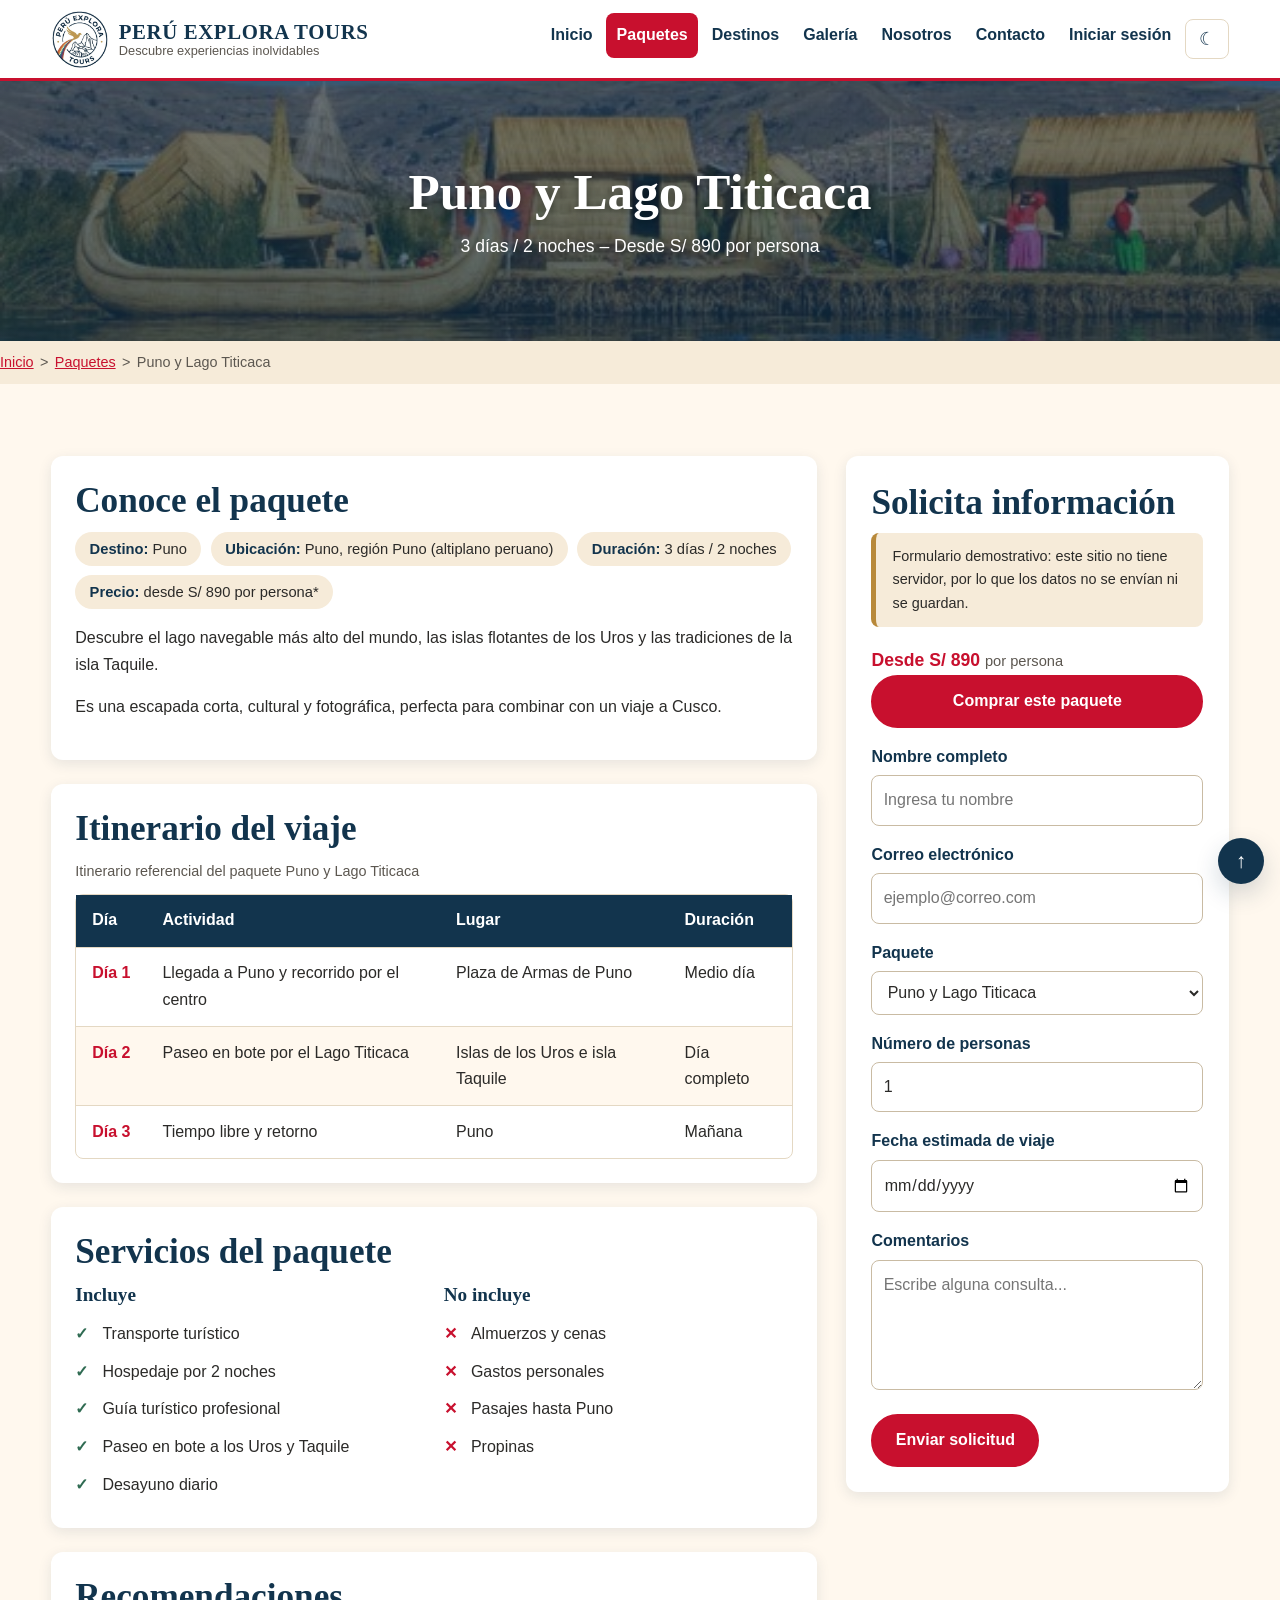
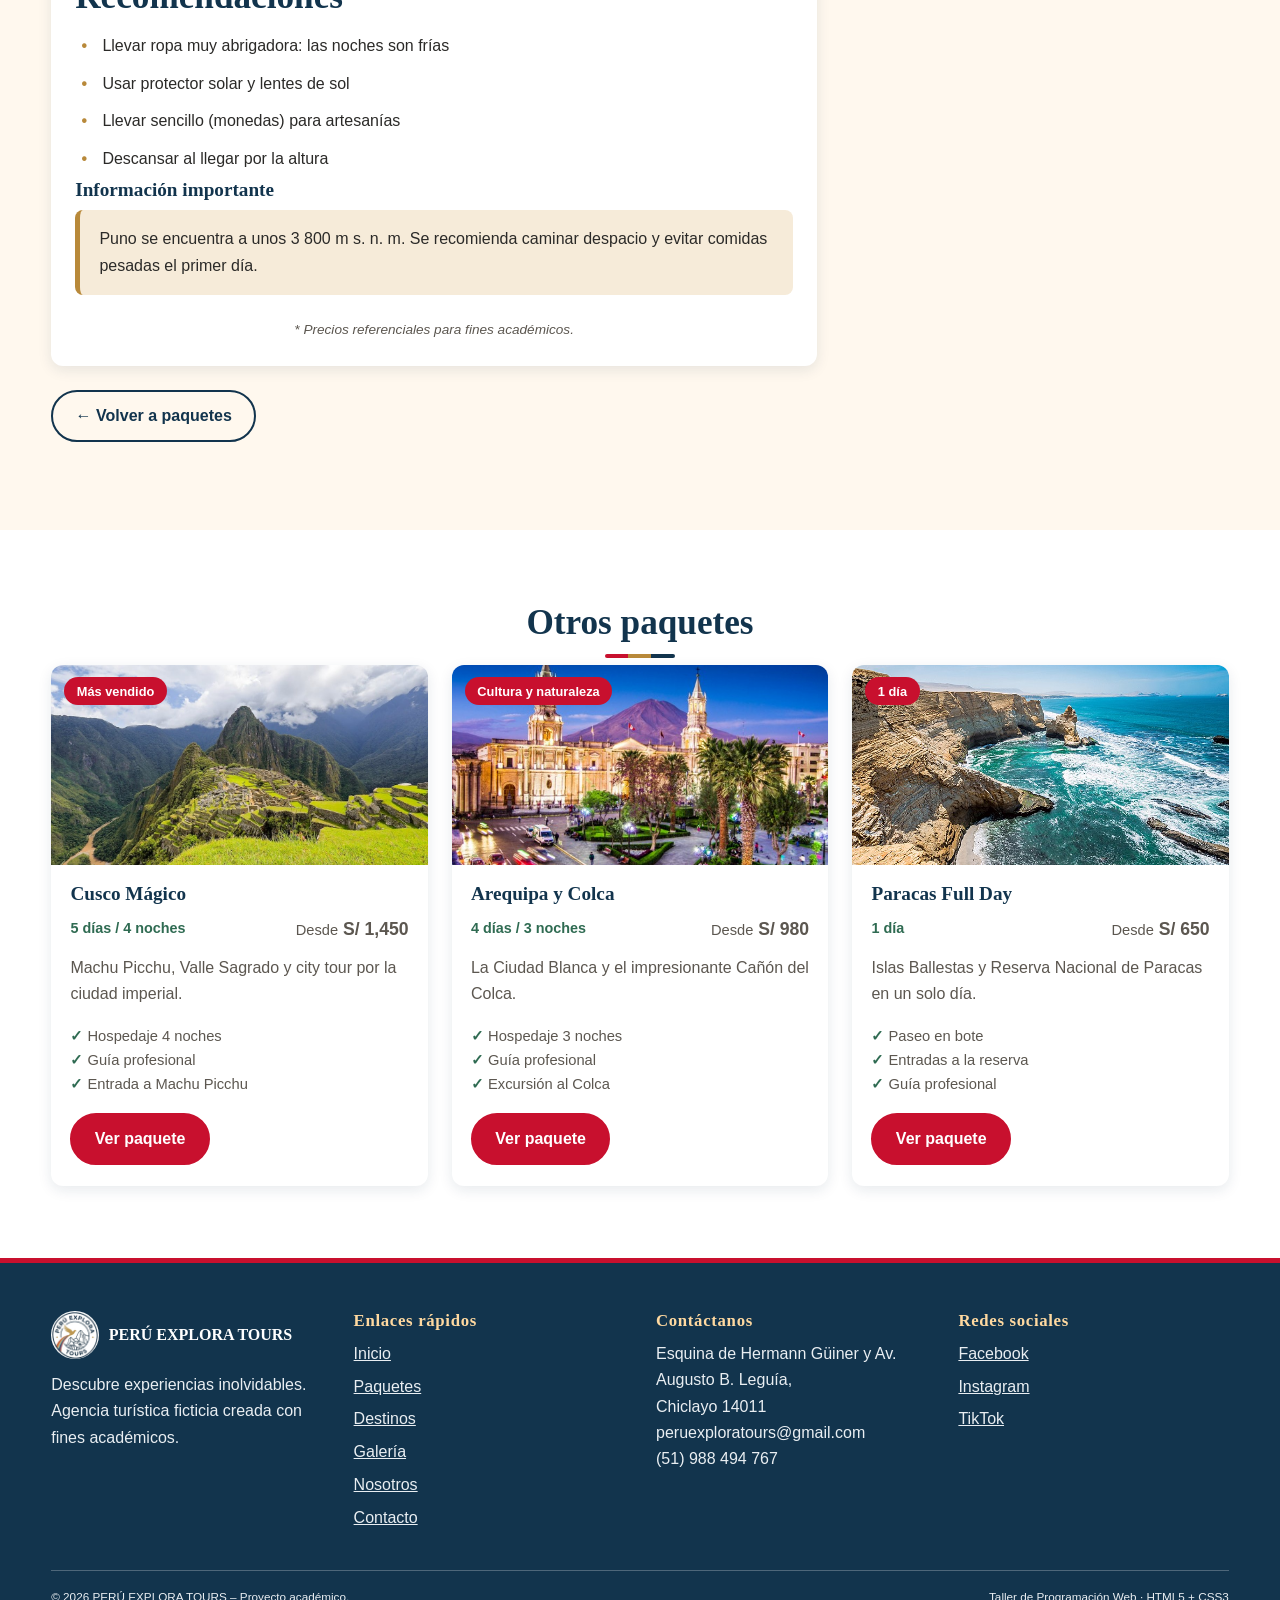
<file: paquete-puno.html>
<!DOCTYPE html>
<html lang="es">
<head>
    <meta charset="UTF-8">
    <meta name="viewport" content="width=device-width, initial-scale=1.0">
    <meta name="description" content="Perú Explora Tours - Descubre experiencias inolvidables. Proyecto académico.">
    <title>Puno y Lago Titicaca | Perú Explora Tours</title>
    <link rel="stylesheet" href="css/estilos.css">
    <script src="js/sesion.js"></script>
    <script src="js/interfaz.js"></script>
    <script src="js/paquetes.js" defer></script>
</head>
<body>

<header class="site-header" id="inicio">
    <div class="container header-bar">

        <a class="brand" href="index.html" aria-label="Perú Explora Tours - ir al inicio">
            <img src="images/logo.jpg" alt="Logo de Perú Explora Tours" width="58" height="58">
            <span class="brand-texto">
                <span class="brand-nombre">PERÚ EXPLORA TOURS</span>
                <span class="brand-lema">Descubre experiencias inolvidables</span>
            </span>
        </a>

        <input type="checkbox" id="menu-toggle" aria-label="Mostrar u ocultar el menú">
        <label class="menu-btn" for="menu-toggle"><span></span><span class="solo-lectores">Menú</span></label>

        <nav class="main-nav" aria-label="Navegación principal">
            <ul>
                    <li><a href="index.html">Inicio</a></li>
                    <li><a class="activo" href="paquetes.html" aria-current="page">Paquetes</a></li>
                    <li><a href="destinos.html">Destinos</a></li>
                    <li><a href="galeria.html">Galería</a></li>
                    <li><a href="nosotros.html">Nosotros</a></li>
                    <li><a href="contacto.html">Contacto</a></li>
            </ul>
        </nav>

    </div>
</header>

<main>
    <section class="page-banner banner-puno">
        <div class="container">
            <h1>Puno y Lago Titicaca</h1>
            <p>3 días / 2 noches &ndash; Desde S/ 890 por persona</p>
        </div>
    </section>
    <nav class="breadcrumb" aria-label="Ruta de navegación">
        <ol class="container">
            <li><a href="index.html">Inicio</a></li>
            <li><a href="paquetes.html">Paquetes</a></li>
            <li aria-current="page">Puno y Lago Titicaca</li>
        </ol>
    </nav>

    <section class="section">
        <div class="container detalle">

            <div>
                <section class="detalle-box">
                    <h2>Conoce el paquete</h2>
                    <ul class="ficha">
                        <li><strong>Destino:</strong> Puno</li>
                        <li><strong>Ubicación:</strong> Puno, región Puno (altiplano peruano)</li>
                        <li><strong>Duración:</strong> 3 días / 2 noches</li>
                        <li><strong>Precio:</strong> desde S/ 890 por persona*</li>
                    </ul>
                    <p>Descubre el lago navegable más alto del mundo, las islas flotantes de los Uros y las tradiciones de la isla Taquile.</p>
                    <p>Es una escapada corta, cultural y fotográfica, perfecta para combinar con un viaje a Cusco.</p>
                </section>

                <section class="detalle-box">
                    <h2>Itinerario del viaje</h2>
                    <div class="tabla-wrap">
                        <table class="itinerario">
                            <caption>Itinerario referencial del paquete Puno y Lago Titicaca</caption>
                            <thead>
                                <tr><th scope="col">Día</th><th scope="col">Actividad</th><th scope="col">Lugar</th><th scope="col">Duración</th></tr>
                            </thead>
                            <tbody>
                        <tr>
                            <td data-label="Día">Día 1</td>
                            <td data-label="Actividad">Llegada a Puno y recorrido por el centro</td>
                            <td data-label="Lugar">Plaza de Armas de Puno</td>
                            <td data-label="Duración">Medio día</td>
                        </tr>
                        <tr>
                            <td data-label="Día">Día 2</td>
                            <td data-label="Actividad">Paseo en bote por el Lago Titicaca</td>
                            <td data-label="Lugar">Islas de los Uros e isla Taquile</td>
                            <td data-label="Duración">Día completo</td>
                        </tr>
                        <tr>
                            <td data-label="Día">Día 3</td>
                            <td data-label="Actividad">Tiempo libre y retorno</td>
                            <td data-label="Lugar">Puno</td>
                            <td data-label="Duración">Mañana</td>
                        </tr>
                            </tbody>
                        </table>
                    </div>
                </section>

                <section class="detalle-box">
                    <h2>Servicios del paquete</h2>
                    <div class="incluye-grid">
                        <div>
                            <h3>Incluye</h3>
                            <ul class="lista-si">
                        <li>Transporte turístico</li>
                        <li>Hospedaje por 2 noches</li>
                        <li>Guía turístico profesional</li>
                        <li>Paseo en bote a los Uros y Taquile</li>
                        <li>Desayuno diario</li>
                            </ul>
                        </div>
                        <div>
                            <h3>No incluye</h3>
                            <ul class="lista-no">
                        <li>Almuerzos y cenas</li>
                        <li>Gastos personales</li>
                        <li>Pasajes hasta Puno</li>
                        <li>Propinas</li>
                            </ul>
                        </div>
                    </div>
                </section>

                <section class="detalle-box">
                    <h2>Recomendaciones</h2>
                    <ul class="lista-simple">
                        <li>Llevar ropa muy abrigadora: las noches son frías</li>
                        <li>Usar protector solar y lentes de sol</li>
                        <li>Llevar sencillo (monedas) para artesanías</li>
                        <li>Descansar al llegar por la altura</li>
                    </ul>
                    <h3>Información importante</h3>
                    <div class="nota-importante"><p>Puno se encuentra a unos 3 800 m s. n. m. Se recomienda caminar despacio y evitar comidas pesadas el primer día.</p></div>
                    <p class="aviso">* Precios referenciales para fines académicos.</p>
                </section>

                <p><a class="btn btn-borde" href="paquetes.html">&larr; Volver a paquetes</a></p>
            </div>

            <aside>
                <section class="form-card" id="reserva">
                    <h2>Solicita información</h2>
                    <p class="form-demo">Formulario demostrativo: este sitio no tiene servidor, por lo que los datos no se envían ni se guardan.</p>
                    <p class="precio">Desde S/ 890 <small>por persona</small></p>
                    <a class="btn btn-comprar" href="compra.html?paquete=puno">Comprar este paquete</a>
                    <form action="#" method="post">
                        <div class="form-group">
                            <label for="nombre">Nombre completo</label>
                            <input type="text" id="nombre" name="nombre" placeholder="Ingresa tu nombre" required>
                        </div>
                        <div class="form-group">
                            <label for="correo">Correo electrónico</label>
                            <input type="email" id="correo" name="correo" placeholder="ejemplo@correo.com" required>
                        </div>
                        <div class="form-group">
                            <label for="paquete">Paquete</label>
                            <select id="paquete" name="paquete"><option value="Cusco Mágico">Cusco Mágico</option><option value="Arequipa y Colca">Arequipa y Colca</option><option value="Puno y Lago Titicaca" selected>Puno y Lago Titicaca</option><option value="Paracas Full Day">Paracas Full Day</option></select>
                        </div>
                        <div class="form-group">
                            <label for="personas">Número de personas</label>
                            <input type="number" id="personas" name="personas" min="1" max="20" value="1" required>
                        </div>
                        <div class="form-group">
                            <label for="fecha">Fecha estimada de viaje</label>
                            <input type="date" id="fecha" name="fecha" required>
                        </div>
                        <div class="form-group">
                            <label for="comentarios">Comentarios</label>
                            <textarea id="comentarios" name="comentarios" rows="4" placeholder="Escribe alguna consulta..."></textarea>
                        </div>
                        <button class="btn" type="submit">Enviar solicitud</button>
                    </form>
                </section>
            </aside>

        </div>
    </section>

    <section class="section section-claro">
        <div class="container">
            <h2 class="section-title">Otros paquetes</h2>
            <div class="cards">
            <article class="card">
                <div class="card-img">
                    <img src="images/paquete-cusco.jpg" alt="Paquete turístico Cusco" loading="lazy">
                    <span class="etiqueta">Más vendido</span>
                </div>
                <div class="card-content">
                    <h3>Cusco Mágico</h3>
                    <div class="card-datos">
                        <span class="duracion">5 días / 4 noches</span>
                        <p class="precio"><small>Desde</small> S/ 1,450</p>
                    </div>
                    <p>Machu Picchu, Valle Sagrado y city tour por la ciudad imperial.</p>
                    <ul class="servicios">
                        <li>Hospedaje 4 noches</li>
                        <li>Guía profesional</li>
                        <li>Entrada a Machu Picchu</li>
                    </ul>
                    <a class="btn" href="paquete-cusco.html">Ver paquete</a>
                </div>
            </article>
            <article class="card">
                <div class="card-img">
                    <img src="images/paquete-arequipa.jpg" alt="Paquete turístico Arequipa" loading="lazy">
                    <span class="etiqueta">Cultura y naturaleza</span>
                </div>
                <div class="card-content">
                    <h3>Arequipa y Colca</h3>
                    <div class="card-datos">
                        <span class="duracion">4 días / 3 noches</span>
                        <p class="precio"><small>Desde</small> S/ 980</p>
                    </div>
                    <p>La Ciudad Blanca y el impresionante Cañón del Colca.</p>
                    <ul class="servicios">
                        <li>Hospedaje 3 noches</li>
                        <li>Guía profesional</li>
                        <li>Excursión al Colca</li>
                    </ul>
                    <a class="btn" href="paquete-arequipa.html">Ver paquete</a>
                </div>
            </article>
            <article class="card">
                <div class="card-img">
                    <img src="images/paquete-paracas.jpg" alt="Paquete turístico Paracas" loading="lazy">
                    <span class="etiqueta">1 día</span>
                </div>
                <div class="card-content">
                    <h3>Paracas Full Day</h3>
                    <div class="card-datos">
                        <span class="duracion">1 día</span>
                        <p class="precio"><small>Desde</small> S/ 650</p>
                    </div>
                    <p>Islas Ballestas y Reserva Nacional de Paracas en un solo día.</p>
                    <ul class="servicios">
                        <li>Paseo en bote</li>
                        <li>Entradas a la reserva</li>
                        <li>Guía profesional</li>
                    </ul>
                    <a class="btn" href="paquete-paracas.html">Ver paquete</a>
                </div>
            </article>
            </div>
        </div>
    </section>
</main>

<footer class="site-footer">
    <div class="container footer-grid">

        <div>
            <div class="footer-logo">
                <img src="images/logo.jpg" alt="Logo de Perú Explora Tours" width="48" height="48">
                <strong>PERÚ EXPLORA TOURS</strong>
            </div>
            <p>Descubre experiencias inolvidables. Agencia turística ficticia creada con fines académicos.</p>
        </div>

        <div>
            <h2>Enlaces rápidos</h2>
            <ul>
                <li><a href="index.html">Inicio</a></li>
                <li><a href="paquetes.html">Paquetes</a></li>
                <li><a href="destinos.html">Destinos</a></li>
                <li><a href="galeria.html">Galería</a></li>
                <li><a href="nosotros.html">Nosotros</a></li>
                <li><a href="contacto.html">Contacto</a></li>
            </ul>
        </div>

        <div>
            <h2>Contáctanos</h2>
            <address>
                Esquina de Hermann Güiner y Av. Augusto B. Leguía,<br>
                Chiclayo 14011<br>
                peruexploratours@gmail.com<br>
                (51) 988 494 767
            </address>
        </div>

        <div>
            <h2>Redes sociales</h2>
            <ul>
                <li><a href="https://www.facebook.com/share/1FrJDhEqK4/" target="_blank" rel="noopener noreferrer">Facebook</a></li>
                <li><a href="https://www.instagram.com/peruexploratours?avpt=MWdseGxvdG8yeDJudw==" target="_blank" rel="noopener noreferrer">Instagram</a></li>
                <li><a href="https://www.tiktok.com/@peruexploratours?is_from_webapp=1&sender_device=pc" target="_blank" rel="noopener noreferrer">TikTok</a></li>
            </ul>
        </div>

    </div>

    <div class="container copyright">
        <small>&copy; 2026 PERÚ EXPLORA TOURS &ndash; Proyecto académico.</small>
        <small>Taller de Programación Web &middot; HTML5 + CSS3</small>
    </div>
</footer>

<a class="volver-arriba" href="#inicio" aria-label="Volver arriba">&uarr;</a>

</body>
</html>
</file>
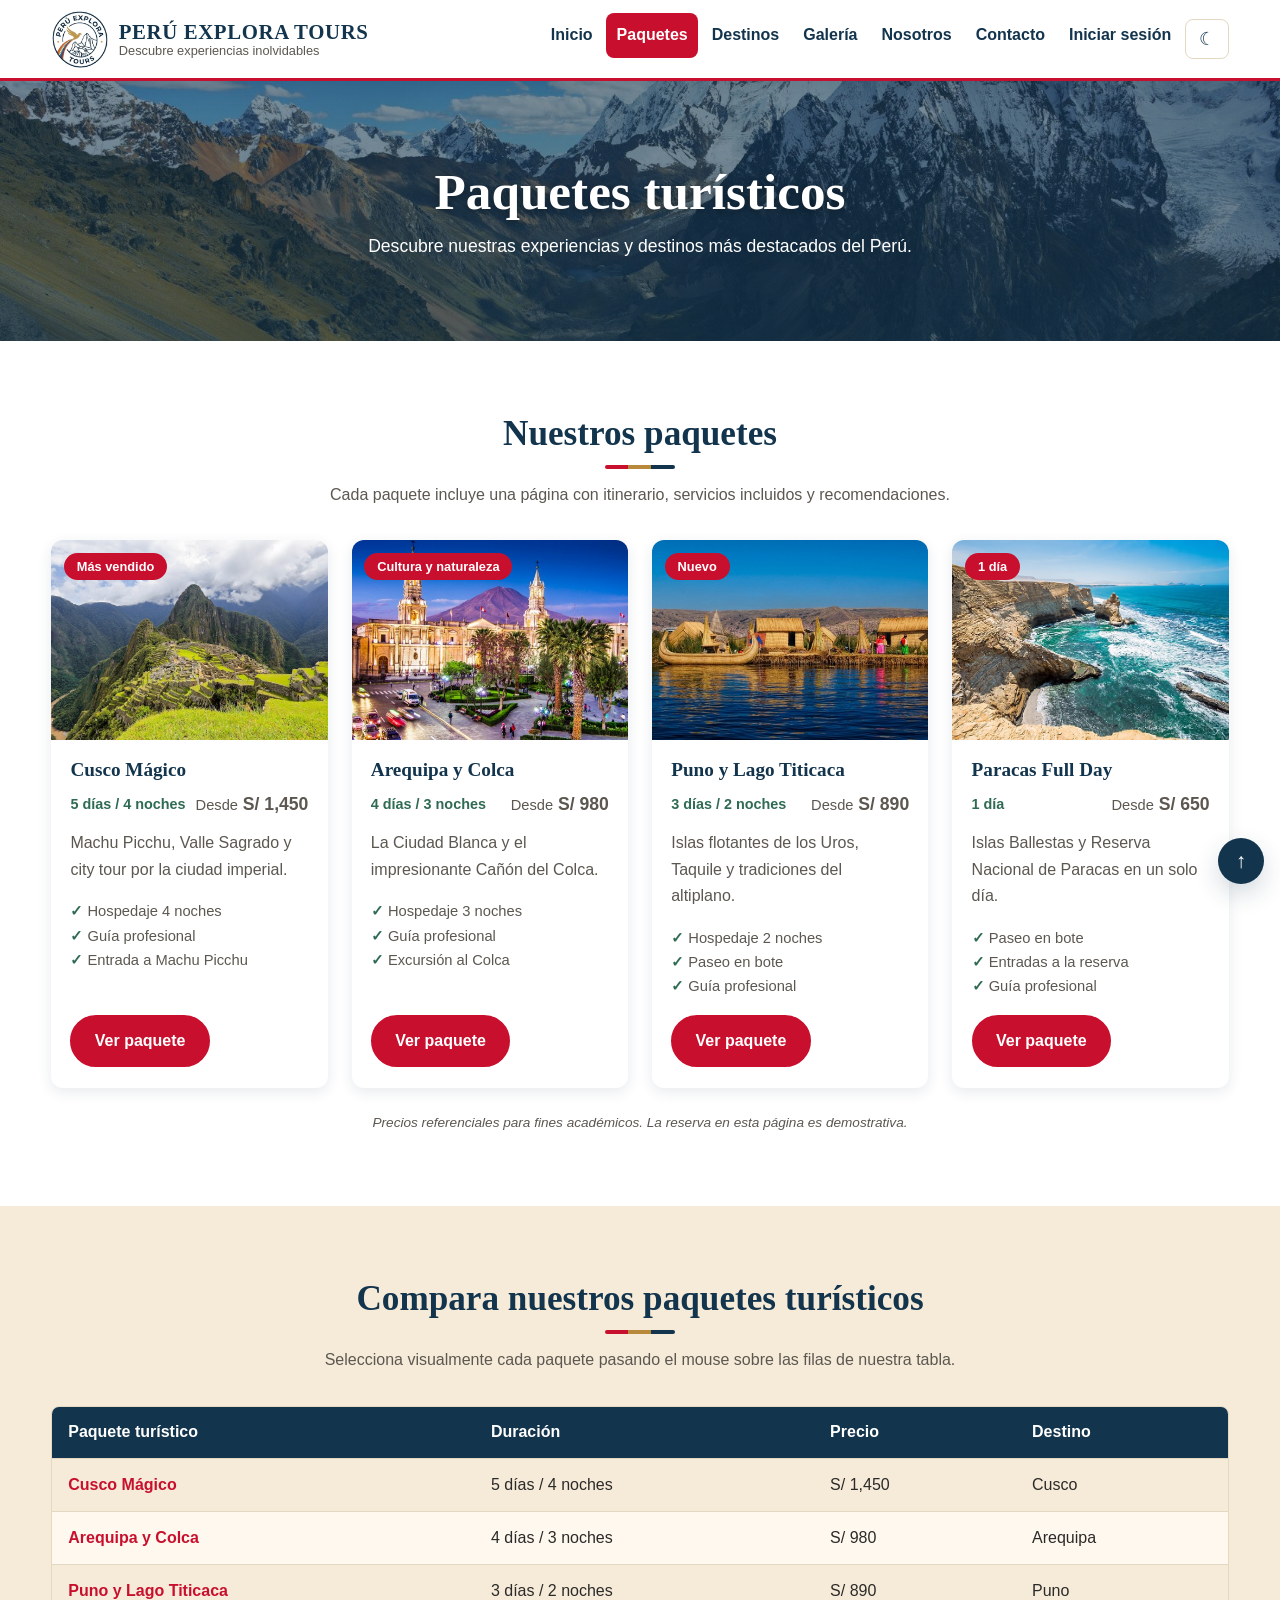
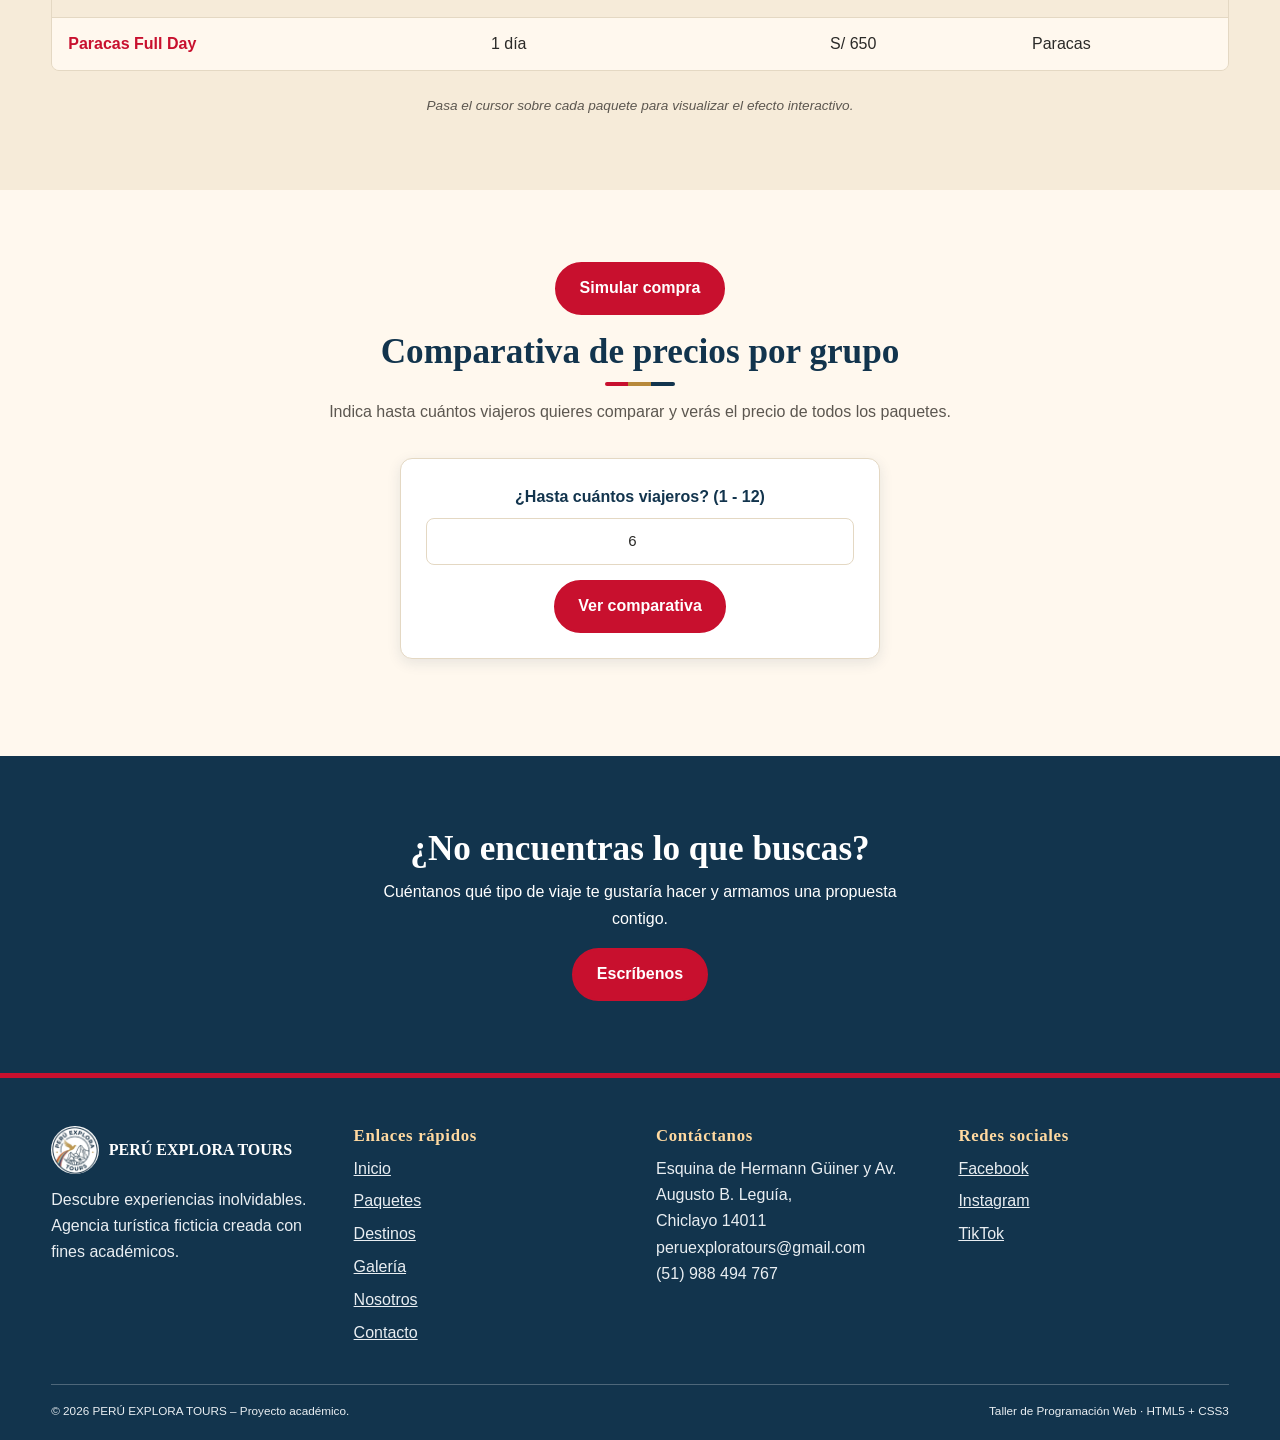
<file: paquetes.html>
<!DOCTYPE html>
<html lang="es">
<head>
    <meta charset="UTF-8">
    <meta name="viewport" content="width=device-width, initial-scale=1.0">
    <meta name="description" content="Perú Explora Tours - Descubre experiencias inolvidables. Proyecto académico.">
    <title>Paquetes | Perú Explora Tours</title>
    <link rel="stylesheet" href="css/estilos.css">
    <script src="js/sesion.js"></script>
    <script src="js/interfaz.js"></script>
    <script src="js/validaciones.js" defer></script>
</head>
<body>

<header class="site-header" id="inicio">
    <div class="container header-bar">

        <a class="brand" href="index.html" aria-label="Perú Explora Tours - ir al inicio">
            <img src="images/logo.jpg" alt="Logo de Perú Explora Tours" width="58" height="58">
            <span class="brand-texto">
                <span class="brand-nombre">PERÚ EXPLORA TOURS</span>
                <span class="brand-lema">Descubre experiencias inolvidables</span>
            </span>
        </a>

        <input type="checkbox" id="menu-toggle" aria-label="Mostrar u ocultar el menú">
        <label class="menu-btn" for="menu-toggle"><span></span><span class="solo-lectores">Menú</span></label>

        <nav class="main-nav" aria-label="Navegación principal">
            <ul>
                    <li><a href="index.html">Inicio</a></li>
                    <li><a class="activo" href="paquetes.html" aria-current="page">Paquetes</a></li>
                    <li><a href="destinos.html">Destinos</a></li>
                    <li><a href="galeria.html">Galería</a></li>
                    <li><a href="nosotros.html">Nosotros</a></li>
                    <li><a href="contacto.html">Contacto</a></li>
            </ul>
        </nav>

    </div>
</header>

<main>
    <section class="page-banner banner-machu">
        <div class="container">
            <h1>Paquetes turísticos</h1>
            <p>Descubre nuestras experiencias y destinos más destacados del Perú.</p>
        </div>
    </section>

    <section class="section section-claro">
        <div class="container">
            <h2 class="section-title">Nuestros paquetes</h2>
            <p class="section-sub">Cada paquete incluye una página con itinerario, servicios incluidos y recomendaciones.</p>
            <div class="cards">
            <article class="card">
                <div class="card-img">
                    <img src="images/paquete-cusco.jpg" alt="Paquete turístico Cusco" loading="lazy">
                    <span class="etiqueta">Más vendido</span>
                </div>
                <div class="card-content">
                    <h3>Cusco Mágico</h3>
                    <div class="card-datos">
                        <span class="duracion">5 días / 4 noches</span>
                        <p class="precio"><small>Desde</small> S/ 1,450</p>
                    </div>
                    <p>Machu Picchu, Valle Sagrado y city tour por la ciudad imperial.</p>
                    <ul class="servicios">
                        <li>Hospedaje 4 noches</li>
                        <li>Guía profesional</li>
                        <li>Entrada a Machu Picchu</li>
                    </ul>
                    <a class="btn" href="paquete-cusco.html">Ver paquete</a>
                </div>
            </article>
            <article class="card">
                <div class="card-img">
                    <img src="images/paquete-arequipa.jpg" alt="Paquete turístico Arequipa" loading="lazy">
                    <span class="etiqueta">Cultura y naturaleza</span>
                </div>
                <div class="card-content">
                    <h3>Arequipa y Colca</h3>
                    <div class="card-datos">
                        <span class="duracion">4 días / 3 noches</span>
                        <p class="precio"><small>Desde</small> S/ 980</p>
                    </div>
                    <p>La Ciudad Blanca y el impresionante Cañón del Colca.</p>
                    <ul class="servicios">
                        <li>Hospedaje 3 noches</li>
                        <li>Guía profesional</li>
                        <li>Excursión al Colca</li>
                    </ul>
                    <a class="btn" href="paquete-arequipa.html">Ver paquete</a>
                </div>
            </article>
            <article class="card">
                <div class="card-img">
                    <img src="images/paquete-puno.jpg" alt="Paquete turístico Puno" loading="lazy">
                    <span class="etiqueta">Nuevo</span>
                </div>
                <div class="card-content">
                    <h3>Puno y Lago Titicaca</h3>
                    <div class="card-datos">
                        <span class="duracion">3 días / 2 noches</span>
                        <p class="precio"><small>Desde</small> S/ 890</p>
                    </div>
                    <p>Islas flotantes de los Uros, Taquile y tradiciones del altiplano.</p>
                    <ul class="servicios">
                        <li>Hospedaje 2 noches</li>
                        <li>Paseo en bote</li>
                        <li>Guía profesional</li>
                    </ul>
                    <a class="btn" href="paquete-puno.html">Ver paquete</a>
                </div>
            </article>
            <article class="card">
                <div class="card-img">
                    <img src="images/paquete-paracas.jpg" alt="Paquete turístico Paracas" loading="lazy">
                    <span class="etiqueta">1 día</span>
                </div>
                <div class="card-content">
                    <h3>Paracas Full Day</h3>
                    <div class="card-datos">
                        <span class="duracion">1 día</span>
                        <p class="precio"><small>Desde</small> S/ 650</p>
                    </div>
                    <p>Islas Ballestas y Reserva Nacional de Paracas en un solo día.</p>
                    <ul class="servicios">
                        <li>Paseo en bote</li>
                        <li>Entradas a la reserva</li>
                        <li>Guía profesional</li>
                    </ul>
                    <a class="btn" href="paquete-paracas.html">Ver paquete</a>
                </div>
            </article>
            </div>
            <p class="aviso">Precios referenciales para fines académicos. La reserva en esta página es demostrativa.</p>
        </div>
    </section>

<section class="section section-crema" id="comparacion">
    <div class="container">

        <h2 class="section-title">
            Compara nuestros paquetes turísticos
        </h2>

        <p class="section-sub">
            Selecciona visualmente cada paquete pasando el mouse
            sobre las filas de nuestra tabla.
        </p>

        <div class="tabla-wrap">
            <table class="itinerario" id="tabla-paquetes">
                <thead>
                    <tr>
                        <th>Paquete turístico</th>
                        <th>Duración</th>
                        <th>Precio</th>
                        <th>Destino</th>
                    </tr>
                </thead>
                <tbody>
                    <tr>
                        <td data-label="Paquete">Cusco Mágico</td>
                        <td data-label="Duración">5 días / 4 noches</td>
                        <td data-label="Precio">S/ 1,450</td>
                        <td data-label="Destino">Cusco</td>
                    </tr>

                    <tr>
                        <td data-label="Paquete">Arequipa y Colca</td>
                        <td data-label="Duración">4 días / 3 noches</td>
                        <td data-label="Precio">S/ 980</td>
                        <td data-label="Destino">Arequipa</td>
                    </tr>

                    <tr>
                        <td data-label="Paquete">Puno y Lago Titicaca</td>
                        <td data-label="Duración">3 días / 2 noches</td>
                        <td data-label="Precio">S/ 890</td>
                        <td data-label="Destino">Puno</td>
                    </tr>

                    <tr>
                        <td data-label="Paquete">Paracas Full Day</td>
                        <td data-label="Duración">1 día</td>
                        <td data-label="Precio">S/ 650</td>
                        <td data-label="Destino">Paracas</td>
                    </tr>
                </tbody>
            </table>
        </div>
        <p class="aviso">
            Pasa el cursor sobre cada paquete para visualizar
            el efecto interactivo.
        </p>
    </div>
</section>

        <section class="section" id="calculadora">
    <div class="container">

        <p class="centrado"><a class="btn" href="compra.html">Simular compra</a></p>
        <h2 class="section-title">Comparativa de precios por grupo</h2>
        <p class="section-sub">
            Indica hasta cuántos viajeros quieres comparar y verás el precio de todos los paquetes.
        </p>

        <div class="calc-caja">
            <label for="doble-max">¿Hasta cuántos viajeros? (1 - 12)</label>
            <input type="number" id="doble-max" min="1" max="12" value="6"
                   oninput="this.setCustomValidity('')">

            <button type="button" class="btn" onclick="generarTablaDoble()">
                Ver comparativa
            </button>
        </div>

        <div id="doble-resultado" class="tabla-wrap"></div>

    </div>
</section>

    <section class="section cta">
        <div class="container">
            <h2>¿No encuentras lo que buscas?</h2>
            <p>Cuéntanos qué tipo de viaje te gustaría hacer y armamos una propuesta contigo.</p>
            <div class="grupo-botones"><a class="btn" href="contacto.html">Escríbenos</a></div>
        </div>
    </section>
</main>

<footer class="site-footer">
    <div class="container footer-grid">

        <div>
            <div class="footer-logo">
                <img src="images/logo.jpg" alt="Logo de Perú Explora Tours" width="48" height="48">
                <strong>PERÚ EXPLORA TOURS</strong>
            </div>
            <p>Descubre experiencias inolvidables. Agencia turística ficticia creada con fines académicos.</p>
        </div>

        <div>
            <h2>Enlaces rápidos</h2>
            <ul>
                <li><a href="index.html">Inicio</a></li>
                <li><a href="paquetes.html">Paquetes</a></li>
                <li><a href="destinos.html">Destinos</a></li>
                <li><a href="galeria.html">Galería</a></li>
                <li><a href="nosotros.html">Nosotros</a></li>
                <li><a href="contacto.html">Contacto</a></li>
            </ul>
        </div>

        <div>
            <h2>Contáctanos</h2>
            <address>
                Esquina de Hermann Güiner y Av. Augusto B. Leguía,<br>
                Chiclayo 14011<br>
                peruexploratours@gmail.com<br>
                (51) 988 494 767
            </address>
        </div>

        <div>
            <h2>Redes sociales</h2>
            <ul>
                <li><a href="https://www.facebook.com/share/1FrJDhEqK4/" target="_blank" rel="noopener noreferrer">Facebook</a></li>
                <li><a href="https://www.instagram.com/peruexploratours?avpt=MWdseGxvdG8yeDJudw==" target="_blank" rel="noopener noreferrer">Instagram</a></li>
                <li><a href="https://www.tiktok.com/@peruexploratours?is_from_webapp=1&sender_device=pc" target="_blank" rel="noopener noreferrer">TikTok</a></li>
            </ul>
        </div>

    </div>

    <div class="container copyright">
        <small>&copy; 2026 PERÚ EXPLORA TOURS &ndash; Proyecto académico.</small>
        <small>Taller de Programación Web &middot; HTML5 + CSS3</small>
    </div>
</footer>

<a class="volver-arriba" href="#inicio" aria-label="Volver arriba">&uarr;</a>

</body>
</html>
</file>
<file: css/estilos.css>
:root {
    --rojo: #C8102E;
    --rojo-osc: #9E0C24;
    --azul: #12344D;
    --oro: #B8893A;
    --verde: #2F6B52;
    --crema: #FFF8EE;
    --crema-2: #F6EBD9;
    --blanco: #FFFFFF;
    --texto: #2B2A28;
    --texto-suave: #5C5750;
    --borde: #E4D8C3;

    --sombra: 0 4px 14px rgba(18, 52, 77, 0.10);
    --sombra-fuerte: 0 10px 24px rgba(18, 52, 77, 0.18);
    --radio: 12px;
    --radio-sm: 8px;

    --fuente-titulos: Georgia, "Times New Roman", serif;
    --fuente-texto: "Segoe UI", Roboto, Arial, sans-serif;
    --alto-header: 64px;
}

*, *::before, *::after { box-sizing: border-box; }

html { scroll-behavior: smooth; scroll-padding-top: calc(var(--alto-header) + 10px); }

body {
    margin: 0;
    font-family: var(--fuente-texto);
    line-height: 1.65;
    color: var(--texto);
    background: var(--crema);
    overflow-x: hidden;
}

h1, h2, h3 {
    font-family: var(--fuente-titulos);
    color: var(--azul);
    line-height: 1.2;
    margin: 0 0 0.6rem;
}
h1 { font-size: clamp(1.9rem, 6vw, 3.2rem); }
h2 { font-size: clamp(1.5rem, 4vw, 2.2rem); }
h3 { font-size: 1.2rem; }
p  { margin: 0 0 1rem; }

a { color: var(--rojo); }
a:hover { color: var(--rojo-osc); }

img { max-width: 100%; height: auto; display: block; }

.container { width: min(92%, 1200px); margin-inline: auto; }

.solo-lectores {
    position: absolute; width: 1px; height: 1px;
    overflow: hidden; clip: rect(0 0 0 0); white-space: nowrap;
}

.btn {
    display: inline-block;
    background: var(--rojo);
    color: var(--blanco);
    padding: 0.7rem 1.4rem;
    border: 2px solid var(--rojo);
    border-radius: 999px;
    font: inherit;
    font-weight: 700;
    text-decoration: none;
    cursor: pointer;
}
.btn:hover { background: var(--rojo-osc); border-color: var(--rojo-osc); color: var(--blanco); }
.btn-borde { background: transparent; color: var(--azul); border-color: var(--azul); }
.btn-borde:hover { background: var(--azul); border-color: var(--azul); color: var(--blanco); }
.btn-claro { background: var(--blanco); color: var(--azul); border-color: var(--blanco); }
.btn-claro:hover { background: var(--crema-2); border-color: var(--crema-2); color: var(--azul); }
.grupo-botones { display: flex; flex-wrap: wrap; gap: 0.8rem; }

:focus-visible { outline: 3px solid var(--oro); outline-offset: 2px; }

.site-header {
    position: sticky;
    top: 0;
    z-index: 100;
    background: var(--blanco);
    border-bottom: 3px solid var(--rojo);
    box-shadow: var(--sombra);
}

.header-bar {
    display: flex;
    flex-wrap: wrap;
    align-items: center;
    justify-content: space-between;
    gap: 0.4rem;
    min-height: var(--alto-header);
    padding: 0.3rem 0;
}

.brand {
    display: flex;
    align-items: center;
    gap: 0.6rem;
    text-decoration: none;
    min-width: 0;
}
.brand img { width: 46px; height: 46px; border-radius: 50%; }
.brand-texto { display: flex; flex-direction: column; line-height: 1.15; }
.brand-nombre {
    font-family: var(--fuente-titulos);
    font-weight: 700;
    color: var(--azul);
    font-size: clamp(0.95rem, 4.2vw, 1.3rem);
    letter-spacing: 0.03em;
}
.brand-lema { display: none; font-size: 0.8rem; color: var(--texto-suave); }

#menu-toggle {
    position: absolute; opacity: 0; width: 1px; height: 1px;
}
.menu-btn {
    display: flex; align-items: center; justify-content: center;
    width: 44px; height: 44px;
    border: 2px solid var(--azul);
    border-radius: var(--radio-sm);
    cursor: pointer;
}

.menu-btn > span:first-child,
.menu-btn > span:first-child::before,
.menu-btn > span:first-child::after {
    display: block;
    width: 22px;
    height: 3px;
    background: var(--azul);
    border-radius: 2px;
    position: relative;
    transition: transform 0.25s ease, background-color 0.25s ease;
}

.menu-btn > span:first-child::before,
.menu-btn > span:first-child::after {
    content: "";
    position: absolute;
    left: 0;
}

.menu-btn > span:first-child::before {
    top: -7px;
}

.menu-btn > span:first-child::after {
    top: 7px;
}

.menu-btn.abierto > span:first-child {
    background: transparent;
}

.menu-btn.abierto > span:first-child::before {
    transform: translateY(7px) rotate(45deg);
}

.menu-btn.abierto > span:first-child::after {
    transform: translateY(-7px) rotate(-45deg);
}

.main-nav { display: none; width: 100%; order: 3; }
.main-nav.abierto { display: block; animation: aparecer 0.3s ease; }

.main-nav ul { list-style: none; margin: 0; padding: 0 0 0.5rem; display: flex; flex-direction: column; }
.main-nav a {
    display: block;
    padding: 0.7rem 0.5rem;
    color: var(--azul);
    font-weight: 600;
    text-decoration: none;
    border-bottom: 1px solid var(--borde);
}
.main-nav a:hover { color: var(--rojo); }
.main-nav a.activo { color: var(--rojo); box-shadow: inset 0 -3px 0 var(--rojo); }

@media (min-width: 1200px) {
    :root { --alto-header: 78px; }
    .brand img { width: 58px; height: 58px; }
    .brand-lema { display: block; }
    .menu-btn { display: none; }
    .main-nav { display: block; width: auto; order: 0; }
    .main-nav ul { flex-direction: row; gap: 0.2rem; padding: 0; }
    .main-nav a { border: 0; border-radius: var(--radio-sm); padding: 0.6rem 0.9rem; }
    .main-nav a:hover { background: var(--crema-2); }
    .main-nav a.activo { background: var(--rojo); color: var(--blanco); box-shadow: none; }
}

.slider {
    position: relative;
    height: clamp(420px, 78vh, 680px);
    overflow: hidden;
    background: var(--azul);
}
.slide { position: absolute; inset: 0; margin: 0; opacity: 0; transition: opacity 0.8s ease; }
.slide img { width: 100%; height: 100%; object-fit: cover; }
.slide figcaption {
    position: absolute; right: 4%; bottom: 3.2rem; z-index: 1;
    background: rgba(18, 52, 77, 0.85);
    color: var(--blanco);
    padding: 0.3rem 0.9rem;
    border-radius: 999px;
    font-size: 0.9rem;
}
.slide::after {
    content: ""; position: absolute; inset: 0;
    background: linear-gradient(rgba(18,52,77,0.45), rgba(18,52,77,0.65));
}
.slider-texto {
    position: absolute; inset: 0; z-index: 2;
    display: flex; flex-direction: column; align-items: center; justify-content: center;
    text-align: center; color: var(--blanco);
    padding: 1rem 5%;
}
.slider-texto h1 { color: var(--blanco); text-shadow: 0 2px 8px rgba(0,0,0,0.45); margin-bottom: 0.4rem; }
.slider-texto p { font-size: clamp(1.05rem, 3.5vw, 1.5rem); margin-bottom: 1.5rem; }
.slider-texto .grupo-botones { justify-content: center; }

.puntos {
    position: absolute; z-index: 3; left: 0; right: 0; bottom: 1rem;
    display: flex; justify-content: center; gap: 0.6rem;
}

.page-banner {
    background: linear-gradient(rgba(18,52,77,0.55), rgba(18,52,77,0.7)), var(--img) center / cover;
    color: var(--blanco);
    text-align: center;
    padding: clamp(2.5rem, 9vw, 5rem) 0;
}
.page-banner h1 { color: var(--blanco); text-shadow: 0 2px 8px rgba(0,0,0,0.4); }
.page-banner p  { font-size: 1.1rem; margin: 0; }
.banner-machu    { --img: url("../images/banner-machu-picchu.jpg"); }
.banner-cusco    { --img: url("../images/paquete-cusco.jpg"); }
.banner-arequipa { --img: url("../images/paquete-arequipa.jpg"); }
.banner-puno     { --img: url("../images/paquete-puno.jpg"); }
.banner-paracas  { --img: url("../images/paquete-paracas.jpg"); }
.banner-nosotros { --img: url("../images/paquete-cusco-1.jpg"); }

.breadcrumb { background: var(--crema-2); font-size: 0.9rem; }
.breadcrumb ol {
    list-style: none; margin: 0; padding: 0.6rem 0;
    display: flex; flex-wrap: wrap; gap: 0.4rem;
}
.breadcrumb li + li::before { content: ">"; margin-right: 0.4rem; color: var(--texto-suave); }
.breadcrumb [aria-current] { color: var(--texto-suave); }

.section { padding: clamp(2.5rem, 7vw, 4.5rem) 0; }
.section-claro { background: var(--blanco); }
.section-crema { background: var(--crema-2); }
.section-title { text-align: center; margin-bottom: 0.4rem; }
.section-title::after {
    content: ""; display: block; width: 70px; height: 4px; margin: 0.6rem auto 0;
    background: linear-gradient(90deg, var(--rojo) 33%, var(--oro) 33% 66%, var(--azul) 66%);
    border-radius: 2px;
}
.section-sub { text-align: center; color: var(--texto-suave); max-width: 650px; margin: 0.8rem auto 2rem; }
.aviso {
    font-size: 0.85rem; color: var(--texto-suave); text-align: center;
    margin: 1.5rem auto 0; font-style: italic;
}

.intro { display: grid; gap: 1.5rem; align-items: center; }
.intro img { border-radius: var(--radio); box-shadow: var(--sombra); width: 100%; height: 280px; object-fit: cover; }
@media (min-width: 800px) { .intro { grid-template-columns: 1fr 1fr; gap: 3rem; } .intro img { height: 340px; } }

.beneficios { display: grid; gap: 1.2rem; grid-template-columns: repeat(auto-fit, minmax(min(100%, 250px), 1fr)); }
.beneficio {
    background: var(--blanco); border-radius: var(--radio); padding: 1.5rem 1.2rem;
    text-align: center; box-shadow: var(--sombra); border-top: 4px solid var(--oro);
}
.beneficio-icono {
    display: flex; align-items: center; justify-content: center;
    width: 52px; height: 52px; margin: 0 auto 0.7rem;
    border-radius: 50%; background: var(--crema-2);
    color: var(--rojo); font-size: 1.5rem;
}
.beneficio p { margin: 0; color: var(--texto-suave); }

.galeria { display: grid; gap: 0.8rem; grid-template-columns: repeat(auto-fit, minmax(min(100%, 220px), 1fr)); grid-auto-rows: 190px; }
.galeria figure { margin: 0; position: relative; overflow: hidden; border-radius: var(--radio); box-shadow: var(--sombra); }
.galeria img { width: 100%; height: 100%; object-fit: cover; transition: transform 0.5s ease; }
.galeria figure:hover img { transform: scale(1.07); }
.galeria figcaption {
    position: absolute; left: 0; right: 0; bottom: 0; padding: 1.2rem 0.8rem 0.5rem;
    color: var(--blanco); font-weight: 600;
    background: linear-gradient(transparent, rgba(18,52,77,0.85));
}
@media (min-width: 700px) { .galeria .grande { grid-column: span 2; grid-row: span 2; } }

.testimonios { display: grid; gap: 1.2rem; grid-template-columns: repeat(auto-fit, minmax(min(100%, 280px), 1fr)); }
.testimonio {
    margin: 0; background: var(--blanco); padding: 1.5rem; border-radius: var(--radio);
    border-left: 5px solid var(--rojo); box-shadow: var(--sombra);
    display: flex; flex-direction: column; justify-content: space-between;
}
.testimonio blockquote { margin: 0 0 1rem; font-style: italic; }
.testimonio figcaption { font-weight: 700; color: var(--azul); }
.testimonio figcaption span { display: block; font-weight: 400; font-size: 0.9rem; color: var(--texto-suave); }
.estrellas { color: var(--oro); letter-spacing: 0.15em; margin-bottom: 0.4rem; }

.dos-columnas { display: grid; gap: 1.2rem; grid-template-columns: repeat(auto-fit, minmax(min(100%, 300px), 1fr)); }
.caja {
    background: var(--blanco); padding: 1.6rem; border-radius: var(--radio);
    box-shadow: var(--sombra); border-left: 5px solid var(--oro);
}
.caja p:last-child, .caja ul:last-child { margin-bottom: 0; }
.valores { list-style: none; margin: 0; padding: 0; display: grid; gap: 0.8rem; grid-template-columns: repeat(auto-fit, minmax(min(100%, 230px), 1fr)); }
.valores li { background: var(--blanco); padding: 1rem 1.2rem; border-radius: var(--radio-sm); box-shadow: var(--sombra); }
.valores strong { color: var(--rojo); display: block; }

.centrado { text-align: center; }
.separado { margin-top: 1.5rem; }

.destinos-lista { display: grid; gap: 2rem; }
.destino {
    display: grid; gap: 1.5rem; align-items: center;
    background: var(--blanco); padding: 1.2rem; border-radius: var(--radio); box-shadow: var(--sombra);
}
.destino img { width: 100%; height: 250px; object-fit: cover; border-radius: var(--radio-sm); }
.destino .precio { margin-bottom: 1rem; }
@media (min-width: 800px) {
    .destino { grid-template-columns: 1fr 1fr; gap: 2.5rem; padding: 1.8rem; }
    .destino img { height: 340px; }
    .destino:nth-child(even) img { order: 2; }
}

.cta { text-align: center; background: var(--azul); color: var(--blanco); }
.cta h2 { color: var(--blanco); }
.cta p { max-width: 560px; margin-inline: auto; }
.cta .grupo-botones { justify-content: center; }

.volver-arriba {
    position: fixed; right: 1rem; bottom: 1rem; z-index: 90;
    width: 46px; height: 46px; display: flex; align-items: center; justify-content: center;
    background: var(--azul); color: var(--blanco); border-radius: 50%;
    text-decoration: none; font-size: 1.3rem; box-shadow: var(--sombra-fuerte);
}
.volver-arriba:hover { background: var(--rojo); color: var(--blanco); }

.cards { display: grid; gap: 1.5rem; grid-template-columns: repeat(auto-fit, minmax(min(100%, 260px), 1fr)); }
.card {
    display: flex; flex-direction: column;
    background: var(--blanco); border-radius: var(--radio);
    overflow: hidden; box-shadow: var(--sombra);
    transition: transform 0.3s ease, box-shadow 0.3s ease;
}
.card:hover { transform: translateY(-6px); box-shadow: var(--sombra-fuerte); }
.card-img { overflow: hidden; position: relative; }
.card-img img { width: 100%; height: 200px; object-fit: cover; transition: transform 0.5s ease; }
.card:hover .card-img img { transform: scale(1.06); }
.card-content { display: flex; flex-direction: column; flex: 1; padding: 1.1rem 1.2rem 1.3rem; }
.card-content p { color: var(--texto-suave); }
.card-content .btn { margin-top: auto; align-self: flex-start; }
.card-datos { display: flex; justify-content: space-between; align-items: center; gap: 0.5rem; flex-wrap: wrap; margin-bottom: 0.7rem; }
.duracion { font-size: 0.9rem; font-weight: 600; color: var(--verde); }
.precio { font-weight: 700; color: var(--rojo); font-size: 1.1rem; margin: 0; }
.precio small { color: var(--texto-suave); font-weight: 400; }
.etiqueta {
    position: absolute; top: 0.8rem; left: 0.8rem;
    background: var(--rojo); color: var(--blanco);
    padding: 0.2rem 0.8rem; border-radius: 999px; font-size: 0.8rem; font-weight: 700;
}
.servicios { list-style: none; margin: 0 0 1rem; padding: 0; font-size: 0.92rem; color: var(--texto-suave); }
.servicios li::before { content: "✓ "; color: var(--verde); font-weight: 700; }

.detalle { display: grid; gap: 1.8rem; }
@media (min-width: 900px) { .detalle { grid-template-columns: 2fr 1fr; align-items: start; } }

.detalle-box { background: var(--blanco); padding: 1.5rem; border-radius: var(--radio); box-shadow: var(--sombra); margin-bottom: 1.5rem; }
.ficha { display: flex; flex-wrap: wrap; gap: 0.6rem; list-style: none; margin: 0 0 1rem; padding: 0; }
.ficha li { background: var(--crema-2); border-radius: 999px; padding: 0.3rem 0.9rem; font-size: 0.92rem; }
.ficha strong { color: var(--azul); }

.incluye-grid { display: grid; gap: 1.2rem; grid-template-columns: repeat(auto-fit, minmax(min(100%, 240px), 1fr)); }
.lista-si, .lista-no, .lista-simple { list-style: none; margin: 0; padding: 0; }
.lista-si li, .lista-no li, .lista-simple li { padding: 0.35rem 0 0.35rem 1.7rem; position: relative; }
.lista-si li::before   { content: "✓"; position: absolute; left: 0; color: var(--verde); font-weight: 700; }
.lista-no li::before   { content: "✕"; position: absolute; left: 0; color: var(--rojo);  font-weight: 700; }
.lista-simple li::before { content: "•"; position: absolute; left: 0.4rem; color: var(--oro); font-weight: 700; }

.nota-importante { background: var(--crema-2); border-left: 5px solid var(--oro); padding: 1rem 1.2rem; border-radius: var(--radio-sm); }
.nota-importante p { margin: 0; }

.tabla-wrap { overflow-x: auto; }
.itinerario { width: 100%; border-collapse: separate; border-spacing: 0; border: 1px solid var(--borde); border-radius: var(--radio-sm); overflow: hidden; }
.itinerario caption { text-align: left; padding: 0 0 0.6rem; color: var(--texto-suave); font-size: 0.9rem; }
.itinerario th { background: var(--azul); color: var(--blanco); text-align: left; padding: 0.8rem 1rem; }
.itinerario td { padding: 0.8rem 1rem; border-top: 1px solid var(--borde); vertical-align: top; }
.itinerario tbody tr:nth-child(even) { background: var(--crema); }
.itinerario td:first-child { font-weight: 700; color: var(--rojo); white-space: nowrap; }

@media (max-width: 649px) {
    .itinerario, .itinerario tbody, .itinerario tr, .itinerario td { display: block; width: 100%; }
    .itinerario thead { position: absolute; width: 1px; height: 1px; overflow: hidden; clip: rect(0 0 0 0); }
    .itinerario tr { border-top: 1px solid var(--borde); padding: 0.4rem 0; }
    .itinerario tr:first-child { border-top: 0; }
    .itinerario td { border: 0; padding: 0.25rem 1rem; }
    .itinerario td::before { content: attr(data-label) ": "; font-weight: 700; color: var(--azul); }
    .itinerario td:first-child { white-space: normal; }
}

.form-card { background: var(--blanco); padding: 1.6rem; border-radius: var(--radio); box-shadow: var(--sombra); }
.form-demo {
    background: var(--crema-2); border-left: 5px solid var(--oro);
    padding: 0.7rem 1rem; border-radius: var(--radio-sm); font-size: 0.9rem; margin-bottom: 1.2rem;
}
.form-grid { display: grid; gap: 0 1rem; grid-template-columns: repeat(auto-fit, minmax(min(100%, 220px), 1fr)); }
.form-group { margin-bottom: 1rem; }
.form-group label { display: block; font-weight: 700; color: var(--azul); margin-bottom: 0.3rem; }
.form-group.completo { grid-column: 1 / -1; }
input, select, textarea {
    width: 100%; padding: 0.7rem; font: inherit; color: var(--texto);
    border: 1px solid #C9BBA3; border-radius: var(--radio-sm); background: var(--blanco);
}
input:focus, select:focus, textarea:focus { outline: none; border-color: var(--rojo); box-shadow: 0 0 0 3px rgba(200,16,46,0.18); }
textarea { resize: vertical; }

.contacto-layout { display: grid; gap: 1.8rem; }
@media (min-width: 900px) { .contacto-layout { grid-template-columns: 1fr 1.3fr; align-items: start; } }
.contacto-info { background: var(--azul); color: var(--blanco); padding: 1.6rem; border-radius: var(--radio); }
.contacto-info h2, .contacto-info h3 { color: var(--blanco); }
.contacto-info a { color: #FFD9A0; }
.contacto-item { margin-bottom: 1.1rem; }
.contacto-item h3 { font-size: 1.05rem; margin-bottom: 0.2rem; color: #FFD9A0; }
.contacto-item p { margin: 0; }
.redes { display: flex; flex-wrap: wrap; gap: 0.6rem; list-style: none; padding: 0; margin: 0; }
.redes a {
    display: inline-block; padding: 0.35rem 0.9rem; border: 1px solid #FFD9A0;
    border-radius: 999px; text-decoration: none; font-weight: 600;
}
.redes a:hover { background: #FFD9A0; color: var(--azul); }
.mapa { margin-top: 1.5rem; }
.mapa iframe { width: 100%; height: 300px; border: 0; border-radius: var(--radio); }

.faq { max-width: 800px; margin-inline: auto; }
.faq details { background: var(--blanco); border: 1px solid var(--borde); border-radius: var(--radio-sm); margin-bottom: 0.7rem; box-shadow: var(--sombra); }
.faq summary { cursor: pointer; padding: 1rem 1.2rem; font-weight: 700; color: var(--azul); list-style: none; display: flex; justify-content: space-between; gap: 1rem; }
.faq summary::-webkit-details-marker { display: none; }
.faq summary::after { content: "+"; color: var(--rojo); font-size: 1.4rem; line-height: 1; }
.faq details[open] summary::after { content: "−"; }
.faq details[open] summary { border-bottom: 1px solid var(--borde); }
.faq details p { padding: 1rem 1.2rem 0.2rem; margin: 0 0 0.8rem; }

.site-footer { background: var(--azul); color: #E9EEF2; padding: 3rem 0 1.2rem; border-top: 5px solid var(--rojo); }
.footer-grid { display: grid; gap: 2rem; grid-template-columns: repeat(auto-fit, minmax(min(100%, 220px), 1fr)); }
.site-footer h2 { font-size: 1.05rem; color: #FFD9A0; letter-spacing: 0.04em; }
.site-footer a { color: #E9EEF2; }
.site-footer a:hover { color: #FFD9A0; }
.site-footer ul { list-style: none; margin: 0; padding: 0; }
.site-footer li { margin-bottom: 0.4rem; }
.site-footer address { font-style: normal; }
.footer-logo { display: flex; align-items: center; gap: 0.6rem; margin-bottom: 0.8rem; }
.footer-logo img { width: 48px; height: 48px; border-radius: 50%; }
.footer-logo strong { font-family: var(--fuente-titulos); color: var(--blanco); }
.copyright {
    display: flex; flex-wrap: wrap; justify-content: space-between; gap: 0.5rem;
    margin-top: 2rem; padding-top: 1rem; border-top: 1px solid rgba(255,255,255,0.25); font-size: 0.88rem;
}

@keyframes aparecer {
    from { opacity: 0; transform: translateY(15px); }
    to   { opacity: 1; transform: translateY(0); }
}

.slider-texto > * { animation: aparecer 1s ease-out both; }
.slider-texto p { animation-delay: 0.2s; }
.slider-texto .grupo-botones { animation-delay: 0.4s; }
.page-banner .container { animation: aparecer 0.8s ease-out both; }
.beneficio, .testimonio, .caja { transition: transform 0.3s ease, box-shadow 0.3s ease; }
.beneficio:hover, .testimonio:hover, .caja:hover { transform: translateY(-4px); box-shadow: var(--sombra-fuerte); }
.btn { transition: background-color 0.25s ease, color 0.25s ease, transform 0.25s ease; }
.btn:hover { transform: translateY(-2px); }

@media (prefers-reduced-motion: reduce) {
    .slider-texto > *, .page-banner .container, .main-nav.abierto { animation: none; }
    .card, .card-img img, .galeria img, .beneficio, .testimonio, .caja, .btn { transition: none; }
    html { scroll-behavior: auto; }
}

#tabla-paquetes tbody tr {
    transition: background-color 0.3s ease,
                transform 0.3s ease;
    cursor: pointer;
}

#tabla-paquetes tbody tr.fila-resaltada {
    background-color: #ffe5b4;
    transform: scale(1.01);
}

#tabla-paquetes tbody tr.fila-resaltada td {
    color: #17324d;
    font-weight: 700;
}

#formulario-contacto input {
    transition: border-color 0.3s ease,
                box-shadow 0.3s ease;
}

#formulario-contacto input:focus {
    border-color: #C8102E;
    box-shadow: 0 0 0 3px rgba(200, 16, 46, 0.15);
}

#tabla-paquetes tbody tr:hover {
    border-left: 4px solid #C8102E;
}

.modal-fondo {
    position: fixed;
    inset: 0;
    background: rgba(0, 0, 0, 0.5);
    backdrop-filter: blur(3px);
    display: flex;
    align-items: center;
    justify-content: center;
    z-index: 1000;
    animation: aparecerFondo 0.25s ease;
}

.modal-caja {
    background: #ffffff;
    width: 90%;
    max-width: 380px;
    padding: 30px 25px;
    border-radius: 16px;
    text-align: center;
    box-shadow: 0 15px 40px rgba(0, 0, 0, 0.25);
    animation: aparecerCaja 0.3s ease;
    font-family: inherit;
}

.modal-icono {
    width: 70px;
    height: 70px;
    margin: 0 auto 15px;
    border-radius: 50%;
    background: #2e9d5b;
    color: #ffffff;
    font-size: 38px;
    line-height: 70px;
    font-weight: bold;
}

.modal-caja h2 {
    margin: 0 0 5px;
    color: #333333;
}

.modal-subtitulo {
    margin: 0 0 20px;
    color: #777777;
}

.modal-caja h2 {
    font-size: 22px;
    margin: 0 0 5px;
    color: #333333;
}

.ticket {
    border: 1px solid #e0e6e3;
    border-radius: 12px;
    overflow: hidden;
    margin-bottom: 22px;
    text-align: left;
}

.ticket-cabecera {
    background: #2e9d5b;
    color: #ffffff;
    padding: 12px 16px;
    display: flex;
    justify-content: space-between;
    align-items: center;
}

.ticket-cabecera span {
    font-weight: bold;
    font-size: 15px;
}

.ticket-cabecera small {
    font-size: 12px;
    opacity: 0.85;
    text-transform: uppercase;
    letter-spacing: 1px;
}

.ticket-cuerpo {
    display: flex;
    border-top: 2px dashed #c8d3ce;
    background: #fafcfb;
}

.ticket-dato {
    flex: 1;
    padding: 14px 10px;
    text-align: center;
}

.ticket-dato + .ticket-dato {
    border-left: 1px solid #e0e6e3;
}

.ticket-dato small {
    display: block;
    font-size: 11px;
    color: #888888;
    text-transform: uppercase;
    letter-spacing: 0.5px;
    margin-bottom: 4px;
}

.ticket-dato strong {
    font-size: 17px;
    color: #333333;
}

.modal-boton {
    background: #2e9d5b;
    color: #ffffff;
    border: none;
    padding: 12px 40px;
    border-radius: 25px;
    font-size: 16px;
    cursor: pointer;
    transition: background 0.2s;
}

.modal-boton:hover {
    background: #237a46;
}

.modal-cerrando {
    animation: desaparecerFondo 0.25s ease forwards;
}

@keyframes aparecerFondo {
    from { opacity: 0; }
    to   { opacity: 1; }
}

@keyframes desaparecerFondo {
    from { opacity: 1; }
    to   { opacity: 0; }
}

@keyframes aparecerCaja {
    from { transform: scale(0.8); opacity: 0; }
    to   { transform: scale(1);   opacity: 1; }
}

.calc-caja {
    max-width: 480px;
    margin: 0 auto 25px;
    padding: 25px;
    background: var(--blanco);
    border: 1px solid var(--borde);
    border-radius: var(--radio);
    box-shadow: var(--sombra);
    text-align: center;
}

.calc-caja label {
    display: block;
    font-weight: bold;
    color: var(--azul);
    margin-bottom: 8px;
}

.calc-caja select {
    width: 100%;
    padding: 10px;
    border: 1px solid var(--borde);
    border-radius: var(--radio-sm);
    font-size: 15px;
    margin-bottom: 12px;
}

.calc-recomendacion {
    min-height: 20px;
    color: var(--verde);
    font-size: 14px;
    margin-bottom: 15px;
}

#calc-resultado table {
    max-width: 600px;
    margin: 0 auto;
}

.doble-titulo {
    text-align: center;
    margin-top: 45px;
}

.calc-caja input[type="number"] {
    width: 100%;
    padding: 10px;
    border: 1px solid var(--borde);
    border-radius: var(--radio-sm);
    font-size: 15px;
    margin-bottom: 15px;
    text-align: center;
}

.tabla-doble {
    margin: 0 auto;
    border-collapse: collapse;
    background: var(--blanco);
    box-shadow: var(--sombra);
    border-radius: var(--radio-sm);
    overflow: hidden;
}

.tabla-doble th,
.tabla-doble td {
    padding: 10px 14px;
    border: 1px solid var(--borde);
    text-align: center;
    white-space: nowrap;
}

.tabla-doble thead th {
    background: var(--azul);
    color: var(--blanco);
}

.tabla-doble tbody th {
    background: var(--crema-2);
    color: var(--rojo);
    text-align: left;
}

.tabla-doble tbody tr:hover td {
    background: var(--crema);
}

.login-pagina { min-height: 70vh; display: flex; align-items: center; justify-content: center; padding: 2.5rem 1rem; background: var(--crema-2); }
.login-caja { width: 100%; max-width: 420px; }
.login-caja h1 { margin: 0 0 0.3rem; color: var(--azul); font-size: 1.6rem; text-align: center; }
.login-caja .login-sub { text-align: center; color: var(--texto-suave); margin: 0 0 1.4rem; }
.login-caja .btn { width: 100%; }
.login-clave { display: flex; gap: 0.5rem; }
.login-clave input { flex: 1; min-width: 0; }
.login-ver { border: 1px solid var(--borde); background: var(--crema); color: var(--azul); border-radius: var(--radio-sm); padding: 0 0.9rem; font-weight: 700; cursor: pointer; }
.login-ver:hover { background: var(--crema-2); }
.login-error { background: #FDECEE; color: var(--rojo-osc); border: 1px solid var(--rojo); border-radius: var(--radio-sm); padding: 0.6rem 0.8rem; margin-bottom: 1rem; font-weight: 600; }
.login-ayuda { font-size: 0.85rem; color: var(--texto-suave); text-align: center; margin: 1rem 0 0; }
.login-footer { background: var(--azul); color: #E9EEF2; text-align: center; padding: 1rem; border-top: 5px solid var(--rojo); font-size: 0.9rem; }
.mensaje-ok { background: #E8F3EE; color: var(--verde); border: 1px solid var(--verde); border-radius: var(--radio-sm); padding: 0.7rem 0.9rem; margin-top: 1rem; font-weight: 600; }
.main-nav a.cerrar-sesion { color: var(--rojo); font-weight: 700; }
.main-nav a.cerrar-sesion:hover { color: var(--rojo-osc); }


.slide.activa { opacity: 1; }
.puntos button { width: 12px; height: 12px; border-radius: 50%; border: 0; padding: 0; background: rgba(255,255,255,0.45); cursor: pointer; transition: transform 0.2s ease, background-color 0.2s ease; }
.puntos button.activo { background: var(--blanco); transform: scale(1.3); }
.slider-flecha { position: absolute; top: 50%; transform: translateY(-50%); z-index: 3; width: 44px; height: 44px; border: 0; border-radius: 50%; background: rgba(18, 52, 77, 0.7); color: #FFFFFF; font-size: 1.7rem; line-height: 1; cursor: pointer; }
.slider-flecha:hover { background: var(--rojo); }
.slider-flecha.ant { left: 2%; }
.slider-flecha.sig { right: 2%; }

.btn-tema { border: 1px solid var(--borde); background: transparent; color: var(--azul); border-radius: var(--radio-sm); width: 44px; height: 40px; font-size: 1.15rem; cursor: pointer; }
.btn-tema:hover { background: var(--crema-2); }
.main-nav li:has(.btn-tema) { padding: 0.4rem 0; }
@media (min-width: 1200px) { .main-nav a { padding: 0.6rem 0.65rem; } }
@media (max-width: 1199px) { .brand-lema { display: none; } }

.btn-comprar { display: block; text-align: center; margin-bottom: 1rem; }

.galeria-filtros { display: flex; flex-wrap: wrap; justify-content: center; gap: 0.6rem; margin-bottom: 1rem; }
.filtro { border: 2px solid var(--azul); background: transparent; color: var(--azul); border-radius: 999px; padding: 0.45rem 1.1rem; font-weight: 700; cursor: pointer; font-family: inherit; font-size: 0.95rem; }
.filtro:hover { background: var(--crema-2); }
.filtro.activo { background: var(--rojo); border-color: var(--rojo); color: #FFFFFF; }
.galeria-contador { text-align: center; color: var(--texto-suave); margin: 0 0 1.2rem; }
.galeria-grid { display: grid; grid-template-columns: repeat(auto-fill, minmax(220px, 1fr)); gap: 1rem; }
.galeria-item { margin: 0; position: relative; border-radius: var(--radio); overflow: hidden; box-shadow: var(--sombra); background: var(--blanco); }
.galeria-item[hidden] { display: none; }
.galeria-abrir { display: block; width: 100%; padding: 0; border: 0; background: none; cursor: zoom-in; }
.galeria-abrir img { display: block; width: 100%; height: 200px; object-fit: cover; transition: transform 0.4s ease; }
.galeria-abrir:hover img { transform: scale(1.06); }
.galeria-item figcaption { padding: 0.6rem 0.8rem; font-weight: 600; color: var(--azul); font-size: 0.92rem; }
.visor { position: fixed; inset: 0; z-index: 1000; background: rgba(8, 20, 30, 0.92); display: flex; flex-direction: column; align-items: center; justify-content: center; padding: 1rem; }
.visor img { max-width: min(92vw, 1000px); max-height: 74vh; border-radius: var(--radio-sm); }
.visor p { color: #FFFFFF; margin: 0.8rem 0 0; font-weight: 600; text-align: center; }
.visor button { position: absolute; border: 0; border-radius: 50%; width: 46px; height: 46px; background: rgba(255, 255, 255, 0.18); color: #FFFFFF; font-size: 1.6rem; cursor: pointer; }
.visor button:hover { background: var(--rojo); }
.visor .v-cerrar { top: 1rem; right: 1rem; }
.visor .v-ant { left: 1rem; top: 50%; }
.visor .v-sig { right: 1rem; top: 50%; }

.compra-grid { display: grid; gap: 1.5rem; align-items: start; }
@media (min-width: 900px) { .compra-grid { grid-template-columns: 1.4fr 1fr; } }
.resumen-compra dl { margin: 0; }
.resumen-compra .fila { display: flex; justify-content: space-between; gap: 1rem; padding: 0.55rem 0; border-bottom: 1px solid var(--borde); }
.resumen-compra dt { color: var(--texto-suave); }
.resumen-compra dd { margin: 0; font-weight: 700; color: var(--texto); text-align: right; }
.resumen-compra .fila.total { border-bottom: 0; font-size: 1.2rem; }
.resumen-compra .fila.total dd { color: var(--rojo); }
.form-check { display: flex; align-items: flex-start; gap: 0.5rem; margin-bottom: 1rem; }
.form-check label { font-weight: 400; }

[data-tema="oscuro"] { --crema: #101A24; --crema-2: #17232F; --texto: #E8E6E1; --texto-suave: #B4AEA3; --borde: #2E4254; --sombra: 0 4px 14px rgba(0, 0, 0, 0.45); --sombra-fuerte: 0 10px 24px rgba(0, 0, 0, 0.55); color-scheme: dark; }
[data-tema="oscuro"] body { background: var(--crema); color: var(--texto); }
[data-tema="oscuro"] .btn-claro,
[data-tema="oscuro"] .site-header,
[data-tema="oscuro"] .section-claro,
[data-tema="oscuro"] .beneficio,
[data-tema="oscuro"] .testimonio,
[data-tema="oscuro"] .caja,
[data-tema="oscuro"] .valores li,
[data-tema="oscuro"] .destino,
[data-tema="oscuro"] .card,
[data-tema="oscuro"] .detalle-box,
[data-tema="oscuro"] .form-card,
[data-tema="oscuro"] input,
[data-tema="oscuro"] select,
[data-tema="oscuro"] textarea,
[data-tema="oscuro"] .faq details,
[data-tema="oscuro"] .calc-caja,
[data-tema="oscuro"] .tabla-doble { background: #1B2A38; }
[data-tema="oscuro"] h1,
[data-tema="oscuro"] h2,
[data-tema="oscuro"] h3,
[data-tema="oscuro"] .btn-borde,
[data-tema="oscuro"] .btn-claro,
[data-tema="oscuro"] .btn-claro:hover,
[data-tema="oscuro"] .brand-nombre,
[data-tema="oscuro"] .main-nav a,
[data-tema="oscuro"] .testimonio figcaption,
[data-tema="oscuro"] .ficha strong,
[data-tema="oscuro"] .itinerario td::before,
[data-tema="oscuro"] .form-group label,
[data-tema="oscuro"] .redes a:hover,
[data-tema="oscuro"] .faq summary,
[data-tema="oscuro"] .calc-caja label,
[data-tema="oscuro"] .login-caja h1,
[data-tema="oscuro"] .login-ver { color: #FFD9A0; }
[data-tema="oscuro"] input, [data-tema="oscuro"] select, [data-tema="oscuro"] textarea { background: #101A24; color: var(--texto); border-color: var(--borde); }
[data-tema="oscuro"] .login-error { background: #3A1820; color: #FFB3BE; }
[data-tema="oscuro"] .mensaje-ok { background: #17352A; color: #9AD8B8; }
[data-tema="oscuro"] .galeria-item figcaption { color: #FFD9A0; }
[data-tema="oscuro"] .filtro.activo { color: #FFFFFF; }
[data-tema="oscuro"] .slider-flecha { color: #FFFFFF; }

.pago-detalle { background: var(--crema-2); border: 1px solid var(--borde); border-radius: var(--radio-sm); padding: 1rem 1rem 0.2rem; margin-bottom: 1rem; }
.pago-detalle[hidden] { display: none; }
.pago-fila { display: grid; grid-template-columns: 1fr 1fr; gap: 1rem; }
[hidden]{display:none!important}.boleta{width:min(680px,94vw);max-height:90vh;padding:24px;border:1px solid #aaa;border-radius:14px;background:white;color:#172b32;overflow:auto}.boleta::backdrop{background:#0008}.boleta dl{display:grid;grid-template-columns:minmax(100px,1fr) 2fr;gap:8px}.boleta dd{margin:0;overflow-wrap:anywhere}.boleta dt{font-weight:bold}.boleta .btn,.gestion .btn,#alternar{margin:6px}.gestion{padding:30px 0}.gestion section{margin:20px 0}.gestion input,.gestion select,#registro input{display:block;width:100%;padding:10px;margin:6px 0 14px;border:1px solid #aaa;border-radius:6px}.gestion article{padding:15px;border:1px solid #aaa;border-radius:8px;margin:10px 0;overflow-wrap:anywhere}.gestion progress{width:100%}@media print{body:has(dialog[open])>*:not(dialog){display:none!important}.boleta{position:static;width:100%;max-height:none;border:0;overflow:visible}.boleta button{display:none!important}}
</file>
